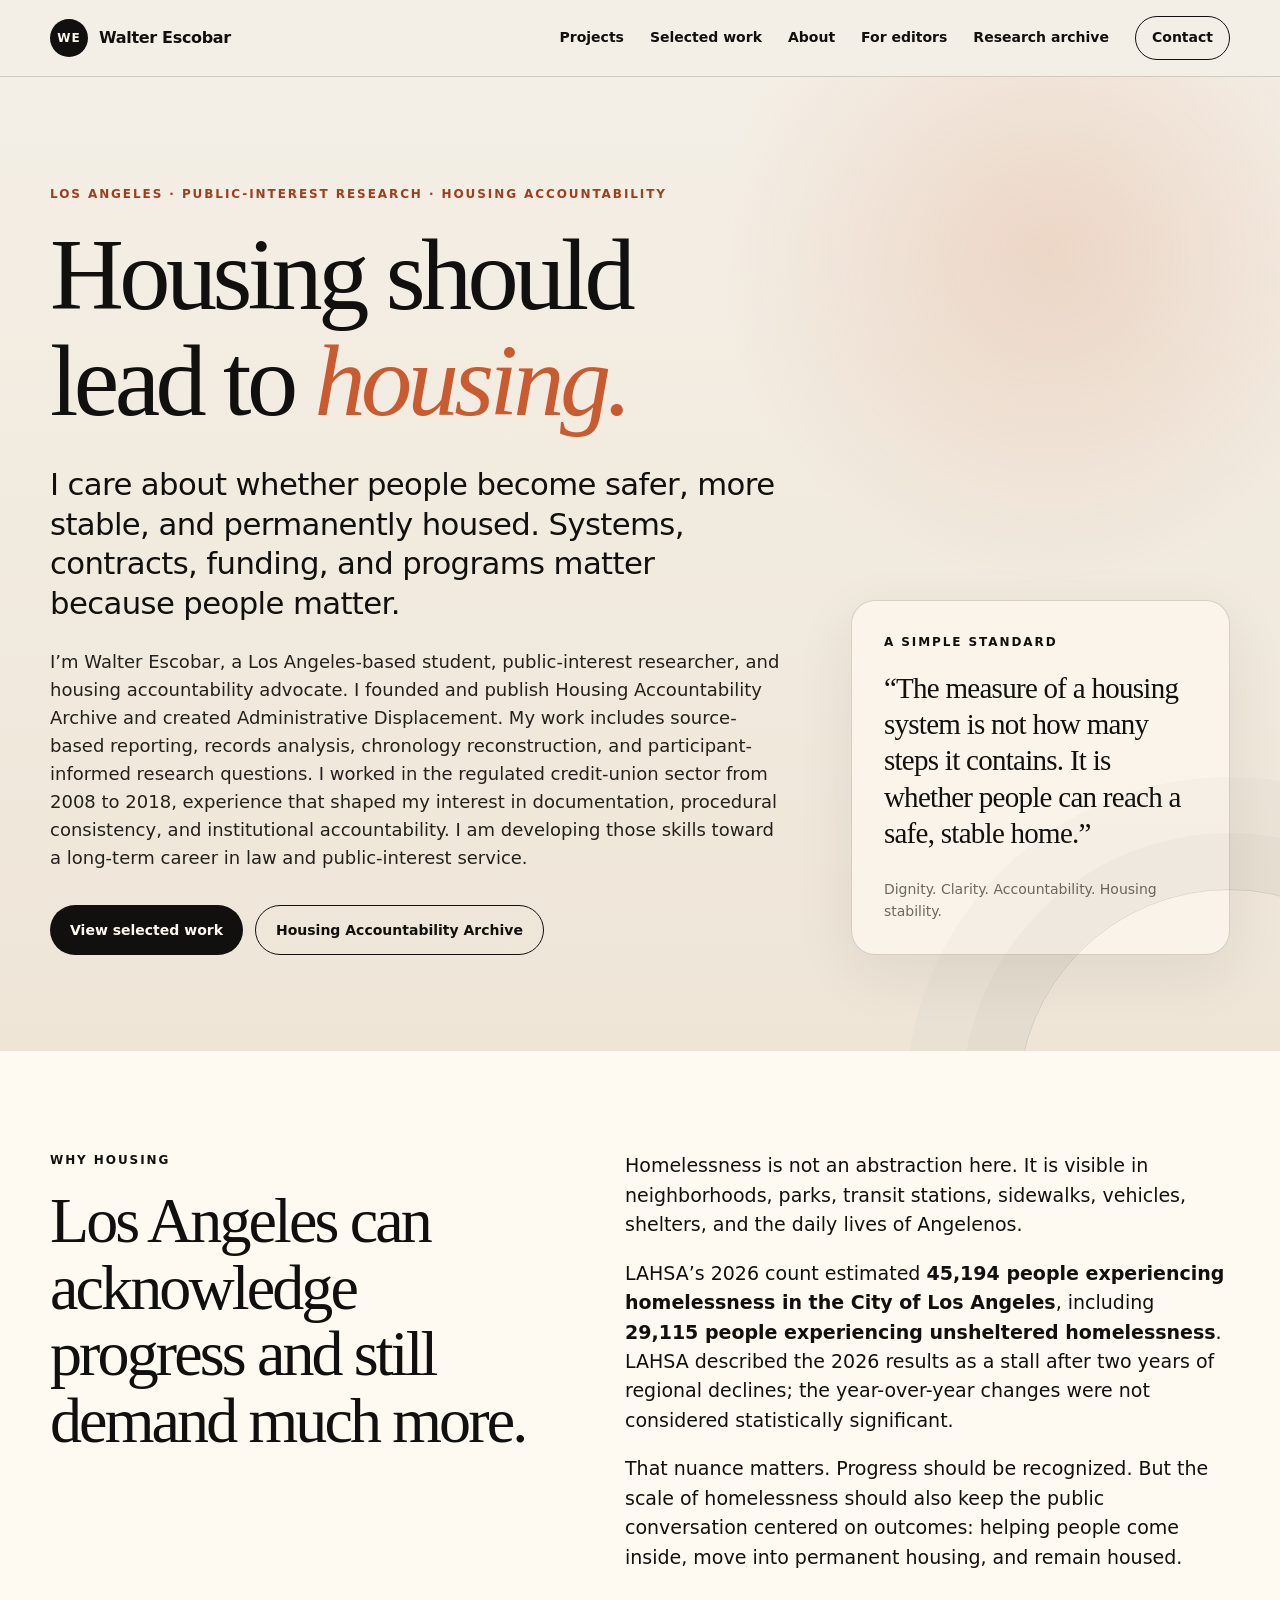
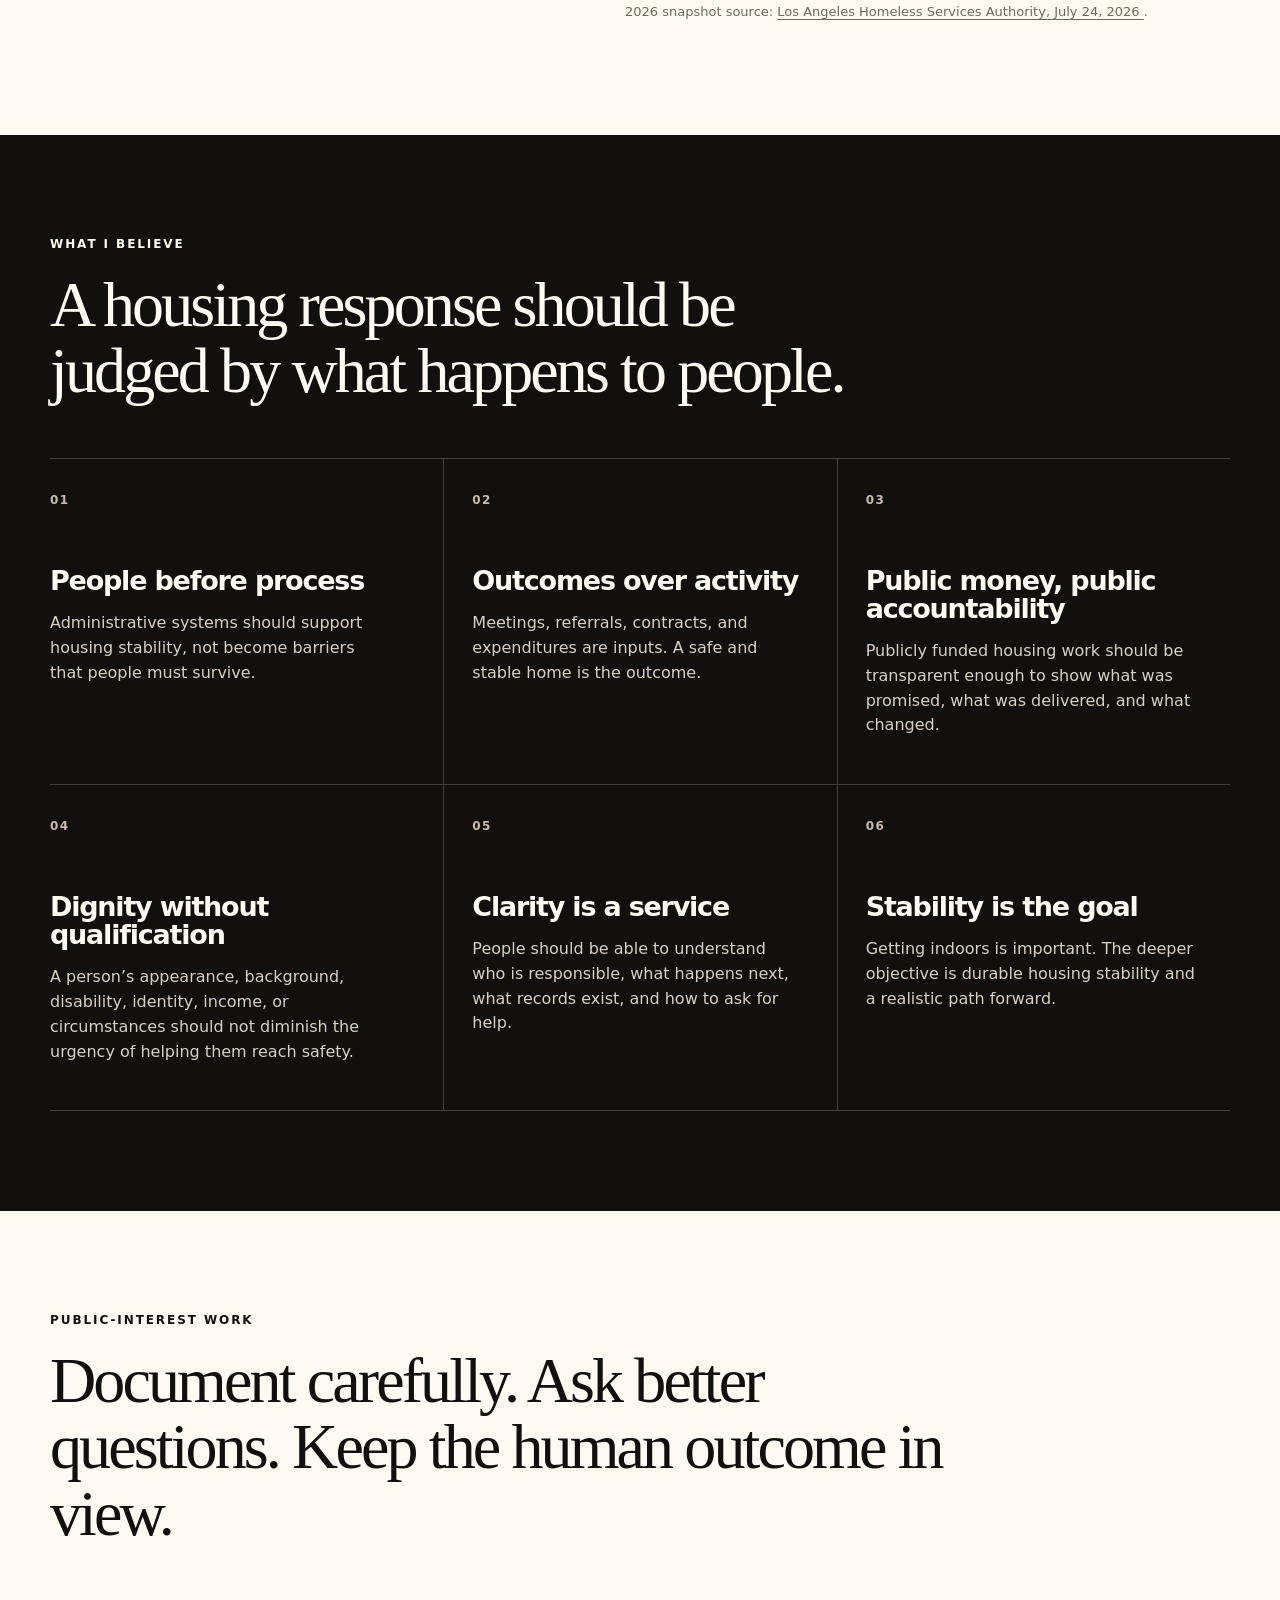
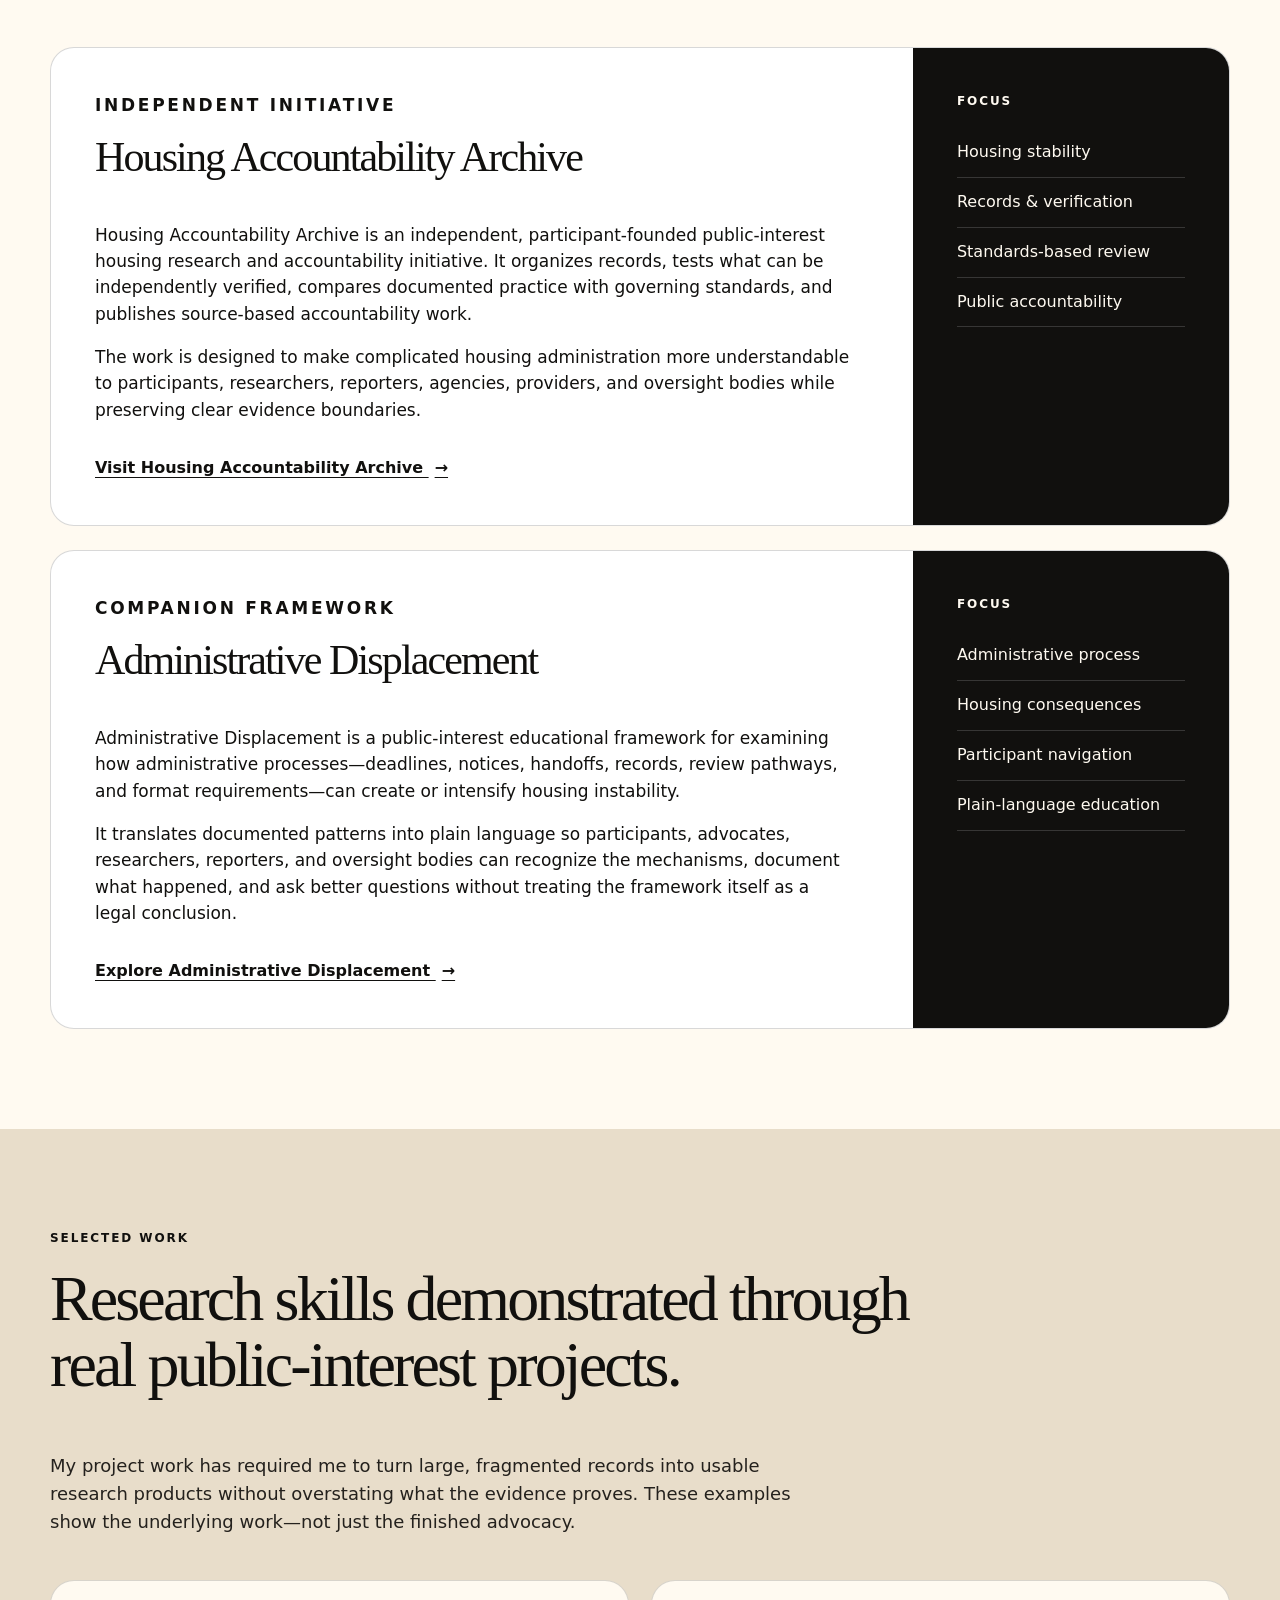
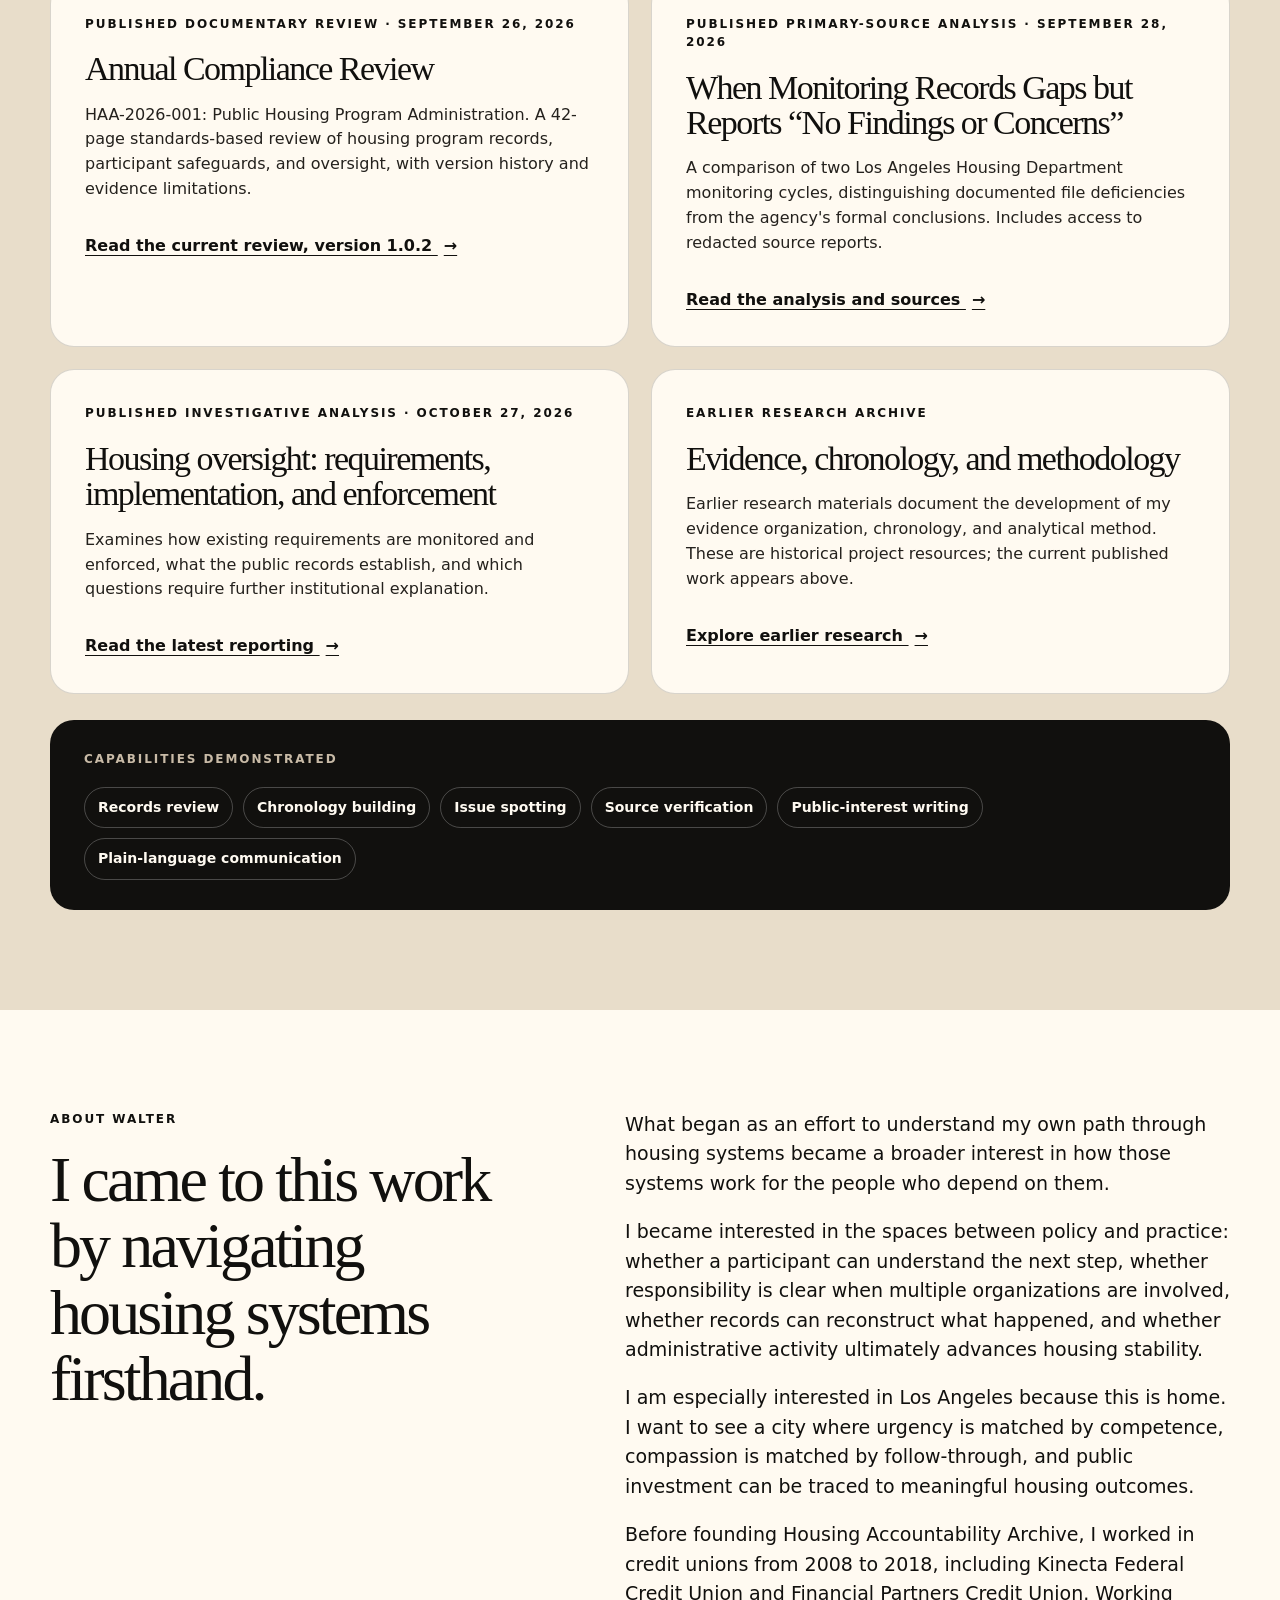
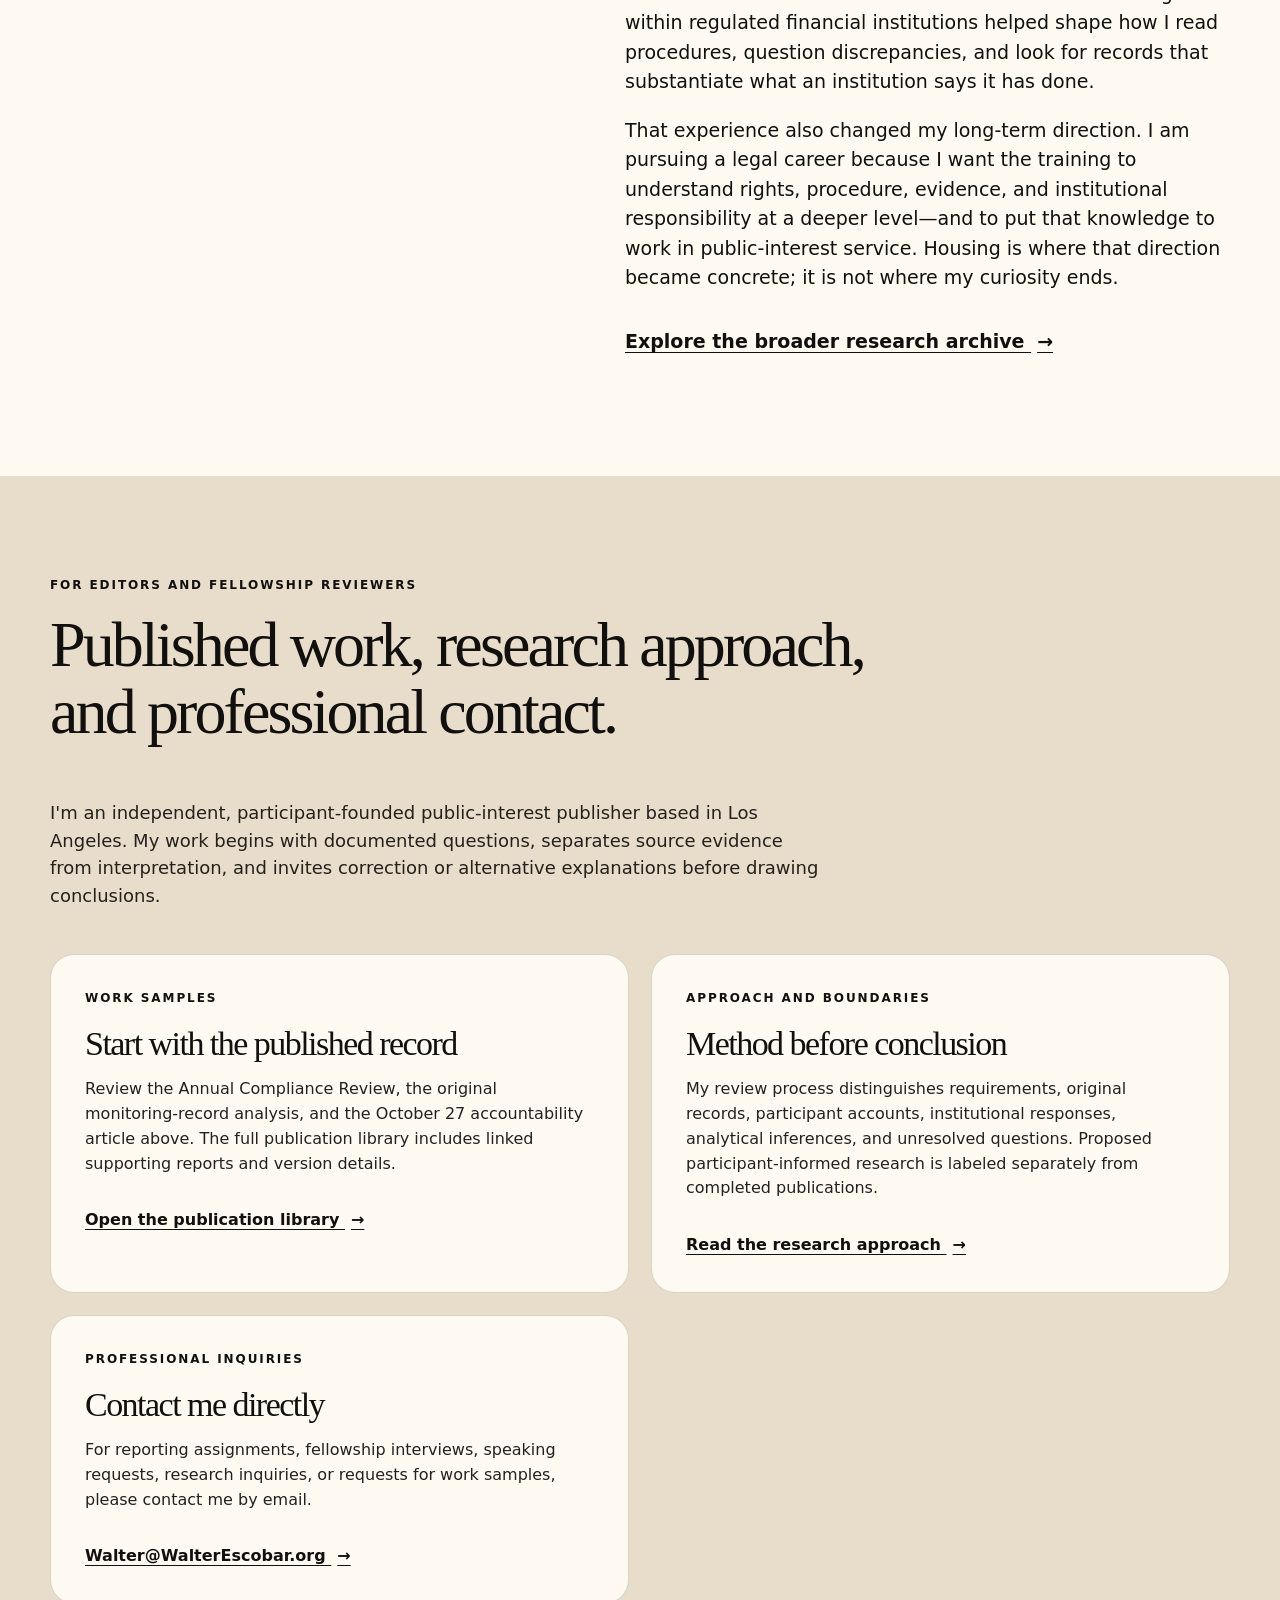
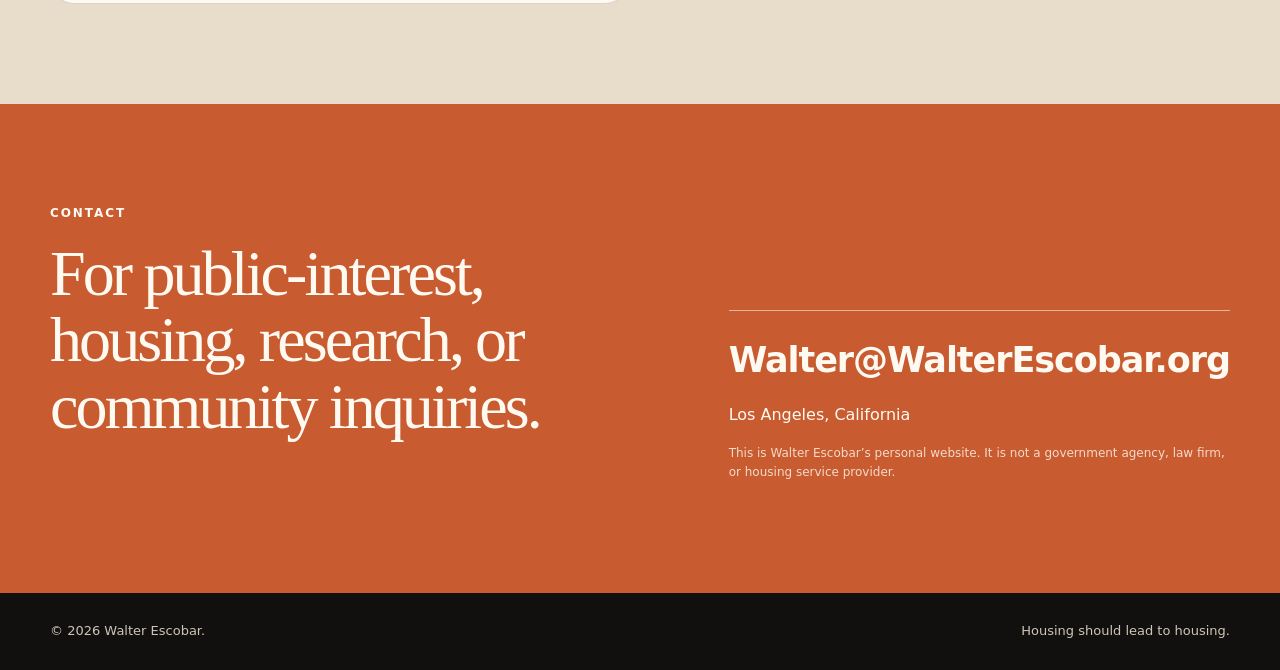
<file: index.html>
<!doctype html>
<html lang="en">
<head>
  <meta charset="utf-8">
  <meta name="viewport" content="width=device-width, initial-scale=1">
  <title>Walter Escobar | Public-Interest Research & Housing Accountability</title>
  <meta name="description" content="Walter Escobar is a Los Angeles-based student, public-interest researcher, housing accountability advocate, founder and publisher of Housing Accountability Archive, and creator of Administrative Displacement.">
  <meta name="theme-color" content="#11100e">
  <link rel="canonical" href="https://walterescobar.org/">

  <meta property="og:type" content="website">
  <meta property="og:title" content="Walter Escobar | Public-Interest Research & Housing Accountability">
  <meta property="og:description" content="Public-interest research, records analysis, housing accountability, and participant-centered systems work by Walter Escobar in Los Angeles.">
  <meta property="og:url" content="https://walterescobar.org/">

  <link rel="stylesheet" href="styles.css">
</head>
<body>
  <a class="skip-link" href="#main">Skip to content</a>

  <header class="site-header">
    <div class="shell nav-wrap">
      <a class="brand" href="#top" aria-label="Walter Escobar home">
        <span class="brand-mark">WE</span>
        <span class="brand-text">Walter Escobar</span>
      </a>
      <button class="nav-toggle" aria-expanded="false" aria-controls="nav">Menu</button>
      <nav id="nav" class="nav" aria-label="Primary navigation">
        <a href="#work">Projects</a>
        <a href="#selected-work">Selected work</a>
        <a href="#about">About</a>
        <a href="#editors">For editors</a>
        <a href="initiatives.html">Research archive</a>
        <a class="nav-contact" href="mailto:Walter@WalterEscobar.org">Contact</a>
      </nav>
    </div>
  </header>

  <main id="main">
    <section id="top" class="hero">
      <div class="shell hero-grid">
        <div class="hero-copy">
          <p class="eyebrow">Los Angeles · Public-Interest Research · Housing Accountability</p>
          <h1>Housing should lead to <em>housing.</em></h1>
          <p class="lede">
            I care about whether people become safer, more stable, and permanently housed.
            Systems, contracts, funding, and programs matter because people matter.
          </p>
          <p class="hero-sub">
            I’m Walter Escobar, a Los Angeles-based student, public-interest researcher, and housing accountability advocate.
            I founded and publish Housing Accountability Archive and created Administrative Displacement. My work includes
            source-based reporting, records analysis, chronology reconstruction, and participant-informed research questions.
            I worked in the regulated credit-union sector from 2008 to 2018, experience that shaped my interest in
            documentation, procedural consistency, and institutional accountability. I am developing those skills
            toward a long-term career in law and public-interest service.
          </p>
          <div class="hero-actions">
            <a class="button primary" href="#selected-work">View selected work</a>
            <a class="button secondary" href="https://www.housingaccountabilityarchive.org/" rel="noopener">Housing Accountability Archive</a>
          </div>
        </div>

        <aside class="hero-card" aria-label="Statement of purpose">
          <p class="card-kicker">A simple standard</p>
          <blockquote>
            “The measure of a housing system is not how many steps it contains. It is whether people can reach a safe, stable home.”
          </blockquote>
          <p class="card-note">Dignity. Clarity. Accountability. Housing stability.</p>
        </aside>
      </div>
    </section>

    <section id="why" class="section section-light">
      <div class="shell split">
        <div>
          <p class="section-label">Why housing</p>
          <h2>Los Angeles can acknowledge progress and still demand much more.</h2>
        </div>
        <div class="prose">
          <p>
            Homelessness is not an abstraction here. It is visible in neighborhoods, parks, transit stations,
            sidewalks, vehicles, shelters, and the daily lives of Angelenos.
          </p>
          <p>
            LAHSA’s 2026 count estimated <strong>45,194 people experiencing homelessness in the City of Los Angeles</strong>,
            including <strong>29,115 people experiencing unsheltered homelessness</strong>. LAHSA described the 2026 results
            as a stall after two years of regional declines; the year-over-year changes were not considered statistically significant.
          </p>
          <p>
            That nuance matters. Progress should be recognized. But the scale of homelessness should also keep the public conversation
            centered on outcomes: helping people come inside, move into permanent housing, and remain housed.
          </p>
          <p class="source-note">
            2026 snapshot source:
            <a href="https://www.lahsa.org/news/News/News?article=1079-2026-homeless-count-reveals-bottleneck-stymied-progress" rel="noopener">
              Los Angeles Homeless Services Authority, July 24, 2026
            </a>.
          </p>
        </div>
      </div>
    </section>

    <section id="principles" class="section section-dark">
      <div class="shell">
        <p class="section-label">What I believe</p>
        <h2 class="principles-title">A housing response should be judged by what happens to people.</h2>
        <div class="principles-grid">
          <article>
            <span>01</span>
            <h3>People before process</h3>
            <p>Administrative systems should support housing stability, not become barriers that people must survive.</p>
          </article>
          <article>
            <span>02</span>
            <h3>Outcomes over activity</h3>
            <p>Meetings, referrals, contracts, and expenditures are inputs. A safe and stable home is the outcome.</p>
          </article>
          <article>
            <span>03</span>
            <h3>Public money, public accountability</h3>
            <p>Publicly funded housing work should be transparent enough to show what was promised, what was delivered, and what changed.</p>
          </article>
          <article>
            <span>04</span>
            <h3>Dignity without qualification</h3>
            <p>A person’s appearance, background, disability, identity, income, or circumstances should not diminish the urgency of helping them reach safety.</p>
          </article>
          <article>
            <span>05</span>
            <h3>Clarity is a service</h3>
            <p>People should be able to understand who is responsible, what happens next, what records exist, and how to ask for help.</p>
          </article>
          <article>
            <span>06</span>
            <h3>Stability is the goal</h3>
            <p>Getting indoors is important. The deeper objective is durable housing stability and a realistic path forward.</p>
          </article>
        </div>
      </div>
    </section>

    <section id="work" class="section section-light">
      <div class="shell">
        <div class="section-heading-row">
          <div>
            <p class="section-label">Public-interest work</p>
            <h2>Document carefully. Ask better questions. Keep the human outcome in view.</h2>
          </div>
        </div>

        <div class="work-card">
          <div class="work-card-copy">
            <p class="work-tag">Independent initiative</p>
            <h3>Housing Accountability Archive</h3>
            <p>
              Housing Accountability Archive is an independent, participant-founded public-interest housing research
              and accountability initiative. It organizes records, tests what can be independently verified, compares
              documented practice with governing standards, and publishes source-based accountability work.
            </p>
            <p>
              The work is designed to make complicated housing administration more understandable to participants,
              researchers, reporters, agencies, providers, and oversight bodies while preserving clear evidence boundaries.
            </p>
            <a class="text-link" href="https://www.housingaccountabilityarchive.org/" rel="noopener">
              Visit Housing Accountability Archive <span aria-hidden="true">→</span>
            </a>
          </div>
          <div class="work-card-aside">
            <p class="mini-label">Focus</p>
            <p>Housing stability</p>
            <p>Records & verification</p>
            <p>Standards-based review</p>
            <p>Public accountability</p>
          </div>
        </div>

        <div class="work-card">
          <div class="work-card-copy">
            <p class="work-tag">Companion framework</p>
            <h3>Administrative Displacement</h3>
            <p>
              Administrative Displacement is a public-interest educational framework for examining how administrative
              processes—deadlines, notices, handoffs, records, review pathways, and format requirements—can create or
              intensify housing instability.
            </p>
            <p>
              It translates documented patterns into plain language so participants, advocates, researchers, reporters,
              and oversight bodies can recognize the mechanisms, document what happened, and ask better questions without
              treating the framework itself as a legal conclusion.
            </p>
            <a class="text-link" href="https://administrativedisplacement.org/" rel="noopener">
              Explore Administrative Displacement <span aria-hidden="true">→</span>
            </a>
          </div>
          <div class="work-card-aside">
            <p class="mini-label">Focus</p>
            <p>Administrative process</p>
            <p>Housing consequences</p>
            <p>Participant navigation</p>
            <p>Plain-language education</p>
          </div>
        </div>
      </div>
    </section>


    <section id="selected-work" class="section section-warm">
      <div class="shell">
        <div class="section-heading-row">
          <div>
            <p class="section-label">Selected work</p>
            <h2>Research skills demonstrated through real public-interest projects.</h2>
            <p class="portfolio-intro">
              My project work has required me to turn large, fragmented records into usable research products without
              overstating what the evidence proves. These examples show the underlying work—not just the finished advocacy.
            </p>
          </div>
        </div>

        <div class="portfolio-grid">
          <article class="portfolio-card">
            <p class="work-tag">Published documentary review · September 26, 2026</p>
            <h3>Annual Compliance Review</h3>
            <p>HAA-2026-001: Public Housing Program Administration. A 42-page standards-based review of housing program records, participant safeguards, and oversight, with version history and evidence limitations.</p>
            <a class="text-link" href="https://housingaccountabilityarchive.org/current-review.html">Read the current review, version 1.0.2 <span aria-hidden="true">→</span></a>
          </article>
          <article class="portfolio-card">
            <p class="work-tag">Published primary-source analysis · September 28, 2026</p>
            <h3>When Monitoring Records Gaps but Reports “No Findings or Concerns”</h3>
            <p>A comparison of two Los Angeles Housing Department monitoring cycles, distinguishing documented file deficiencies from the agency's formal conclusions. Includes access to redacted source reports.</p>
            <a class="text-link" href="https://housingaccountabilityarchive.org/lahd-monitoring-no-concerns.html">Read the analysis and sources <span aria-hidden="true">→</span></a>
          </article>
          <article class="portfolio-card">
            <p class="work-tag">Published investigative analysis · October 27, 2026</p>
            <h3>Housing oversight: requirements, implementation, and enforcement</h3>
            <p>Examines how existing requirements are monitored and enforced, what the public records establish, and which questions require further institutional explanation.</p>
            <a class="text-link" href="https://housingaccountabilityarchive.org/housing-oversight-requirements-implementation-enforcement.html">Read the latest reporting <span aria-hidden="true">→</span></a>
          </article>
          <article class="portfolio-card">
            <p class="work-tag">Earlier research archive</p>
            <h3>Evidence, chronology, and methodology</h3>
            <p>Earlier research materials document the development of my evidence organization, chronology, and analytical method. These are historical project resources; the current published work appears above.</p>
            <a class="text-link" href="initiatives.html">Explore earlier research <span aria-hidden="true">→</span></a>
          </article>
        </div>

        <div class="capability-strip" aria-label="Capabilities demonstrated">
          <p class="mini-label">Capabilities demonstrated</p>
          <div class="capability-list">
            <span>Records review</span><span>Chronology building</span><span>Issue spotting</span><span>Source verification</span><span>Public-interest writing</span><span>Plain-language communication</span>
          </div>
        </div>
      </div>
    </section>

    <section id="about" class="section section-light">
      <div class="shell split">
        <div>
          <p class="section-label">About Walter</p>
          <h2>I came to this work by navigating housing systems firsthand.</h2>
        </div>
        <div class="prose">
          <p>
            What began as an effort to understand my own path through housing systems became a broader interest in how those
            systems work for the people who depend on them.
          </p>
          <p>
            I became interested in the spaces between policy and practice: whether a participant can understand the next step,
            whether responsibility is clear when multiple organizations are involved, whether records can reconstruct what happened,
            and whether administrative activity ultimately advances housing stability.
          </p>
          <p>
            I am especially interested in Los Angeles because this is home. I want to see a city where urgency is matched by
            competence, compassion is matched by follow-through, and public investment can be traced to meaningful housing outcomes.
          </p>
          <p>
            Before founding Housing Accountability Archive, I worked in credit unions from 2008 to 2018,
            including Kinecta Federal Credit Union and Financial Partners Credit Union. Working within
            regulated financial institutions helped shape how I read procedures, question discrepancies,
            and look for records that substantiate what an institution says it has done.
          </p>
          <p>
            That experience also changed my long-term direction. I am pursuing a legal career because I want the training to
            understand rights, procedure, evidence, and institutional responsibility at a deeper level—and to put that knowledge
            to work in public-interest service. Housing is where that direction became concrete; it is not where my curiosity ends.
          </p>
          <p><a class="text-link" href="initiatives.html">Explore the broader research archive <span aria-hidden="true">→</span></a></p>
        </div>
      </div>
    </section>

    <section id="editors" class="section section-warm">
      <div class="shell">
        <div class="section-heading-row"><div>
          <p class="section-label">For editors and fellowship reviewers</p>
          <h2>Published work, research approach, and professional contact.</h2>
          <p class="portfolio-intro">I'm an independent, participant-founded public-interest publisher based in Los Angeles. My work begins with documented questions, separates source evidence from interpretation, and invites correction or alternative explanations before drawing conclusions.</p>
        </div></div>
        <div class="portfolio-grid">
          <article class="portfolio-card"><p class="work-tag">Work samples</p><h3>Start with the published record</h3><p>Review the Annual Compliance Review, the original monitoring-record analysis, and the October 27 accountability article above. The full publication library includes linked supporting reports and version details.</p><a class="text-link" href="https://housingaccountabilityarchive.org/publications.html">Open the publication library <span aria-hidden="true">→</span></a></article>
          <article class="portfolio-card"><p class="work-tag">Approach and boundaries</p><h3>Method before conclusion</h3><p>My review process distinguishes requirements, original records, participant accounts, institutional responses, analytical inferences, and unresolved questions. Proposed participant-informed research is labeled separately from completed publications.</p><a class="text-link" href="https://housingaccountabilityarchive.org/about.html">Read the research approach <span aria-hidden="true">→</span></a></article>
          <article class="portfolio-card"><p class="work-tag">Professional inquiries</p><h3>Contact me directly</h3><p>For reporting assignments, fellowship interviews, speaking requests, research inquiries, or requests for work samples, please contact me by email.</p><a class="text-link" href="mailto:Walter@WalterEscobar.org?subject=Editorial%20or%20Fellowship%20Inquiry">Walter@WalterEscobar.org <span aria-hidden="true">→</span></a></article>
        </div>
      </div>
    </section>

    <section class="section contact-section">
      <div class="shell contact-grid">
        <div>
          <p class="section-label">Contact</p>
          <h2>For public-interest, housing, research, or community inquiries.</h2>
        </div>
        <div class="contact-box">
          <a class="email-link" href="mailto:Walter@WalterEscobar.org">Walter@WalterEscobar.org</a>
          <p>Los Angeles, California</p>
          <p class="small">
            This is Walter Escobar’s personal website. It is not a government agency, law firm, or housing service provider.
          </p>
        </div>
      </div>
    </section>
  </main>

  <footer class="site-footer">
    <div class="shell footer-wrap">
      <p>© <span id="year"></span> Walter Escobar.</p>
      <p>Housing should lead to housing.</p>
    </div>
  </footer>

  <script src="script.js"></script>
</body>
</html>
</file>
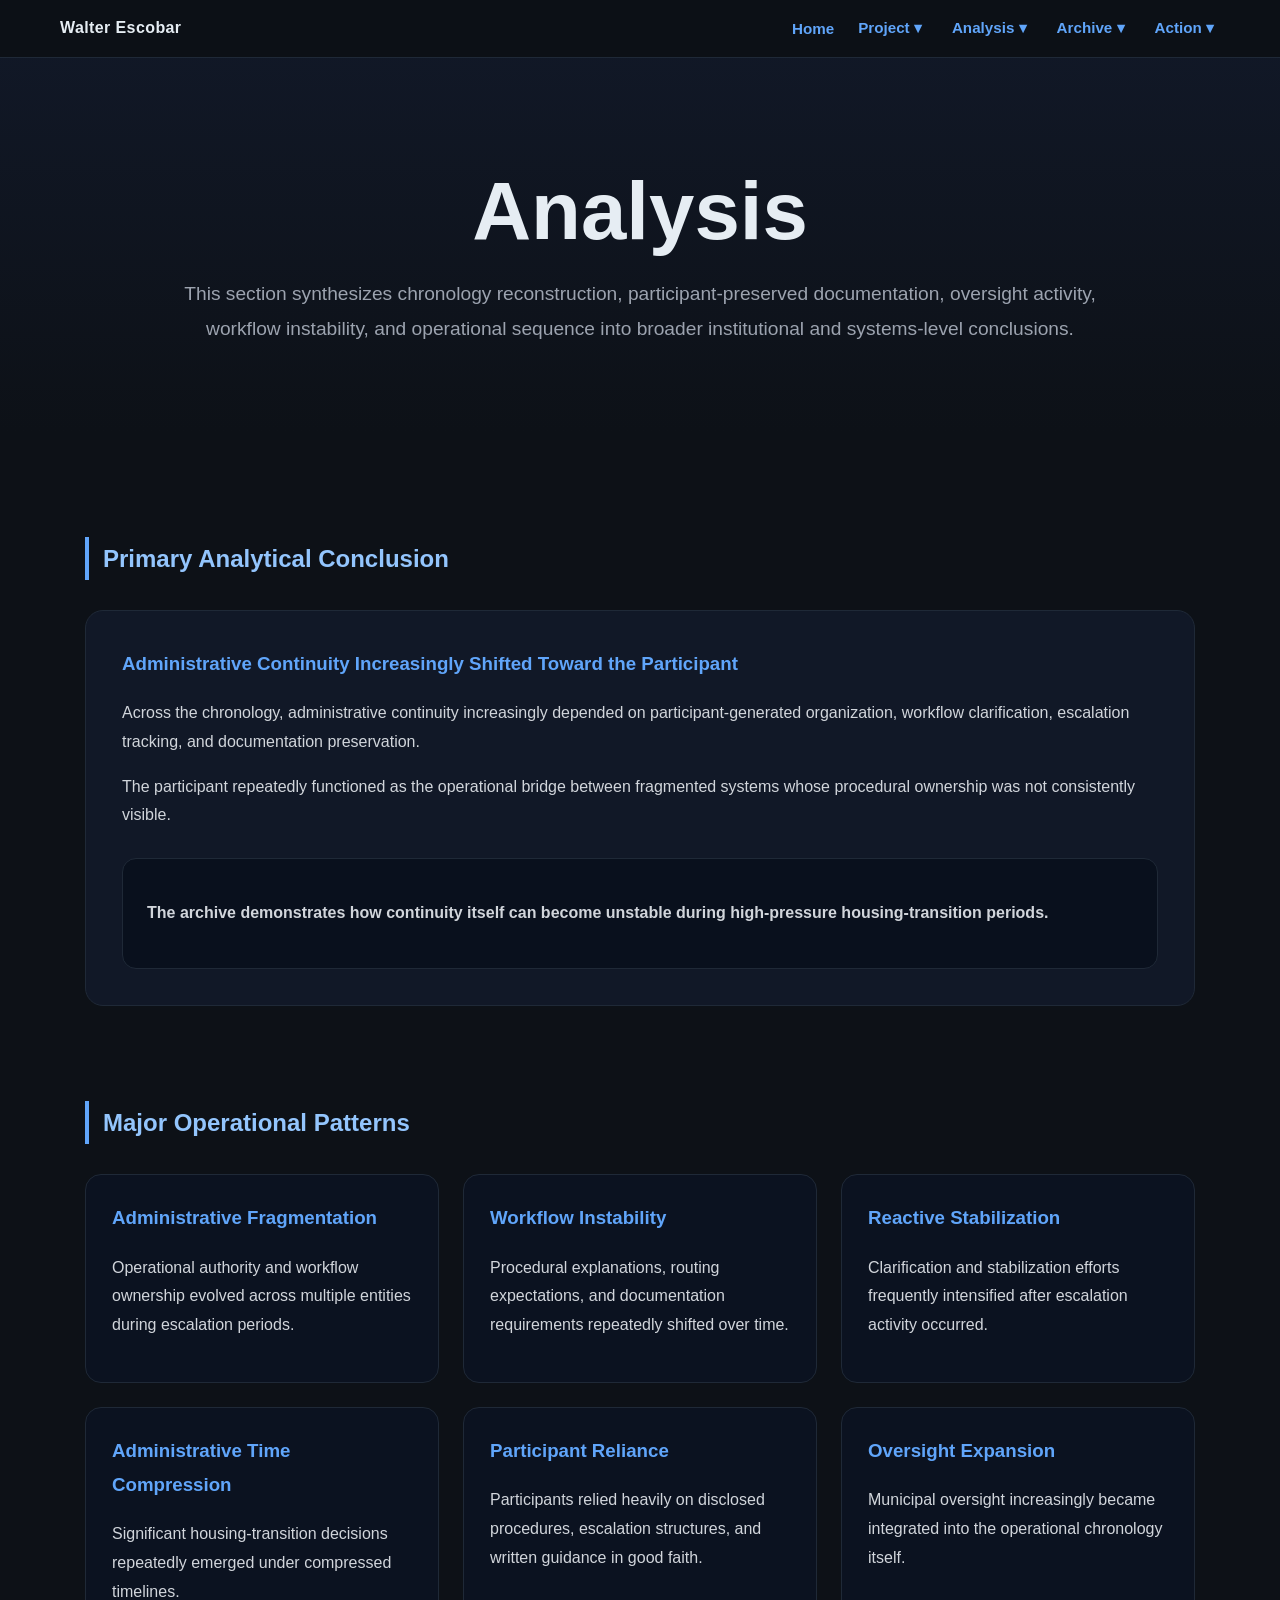
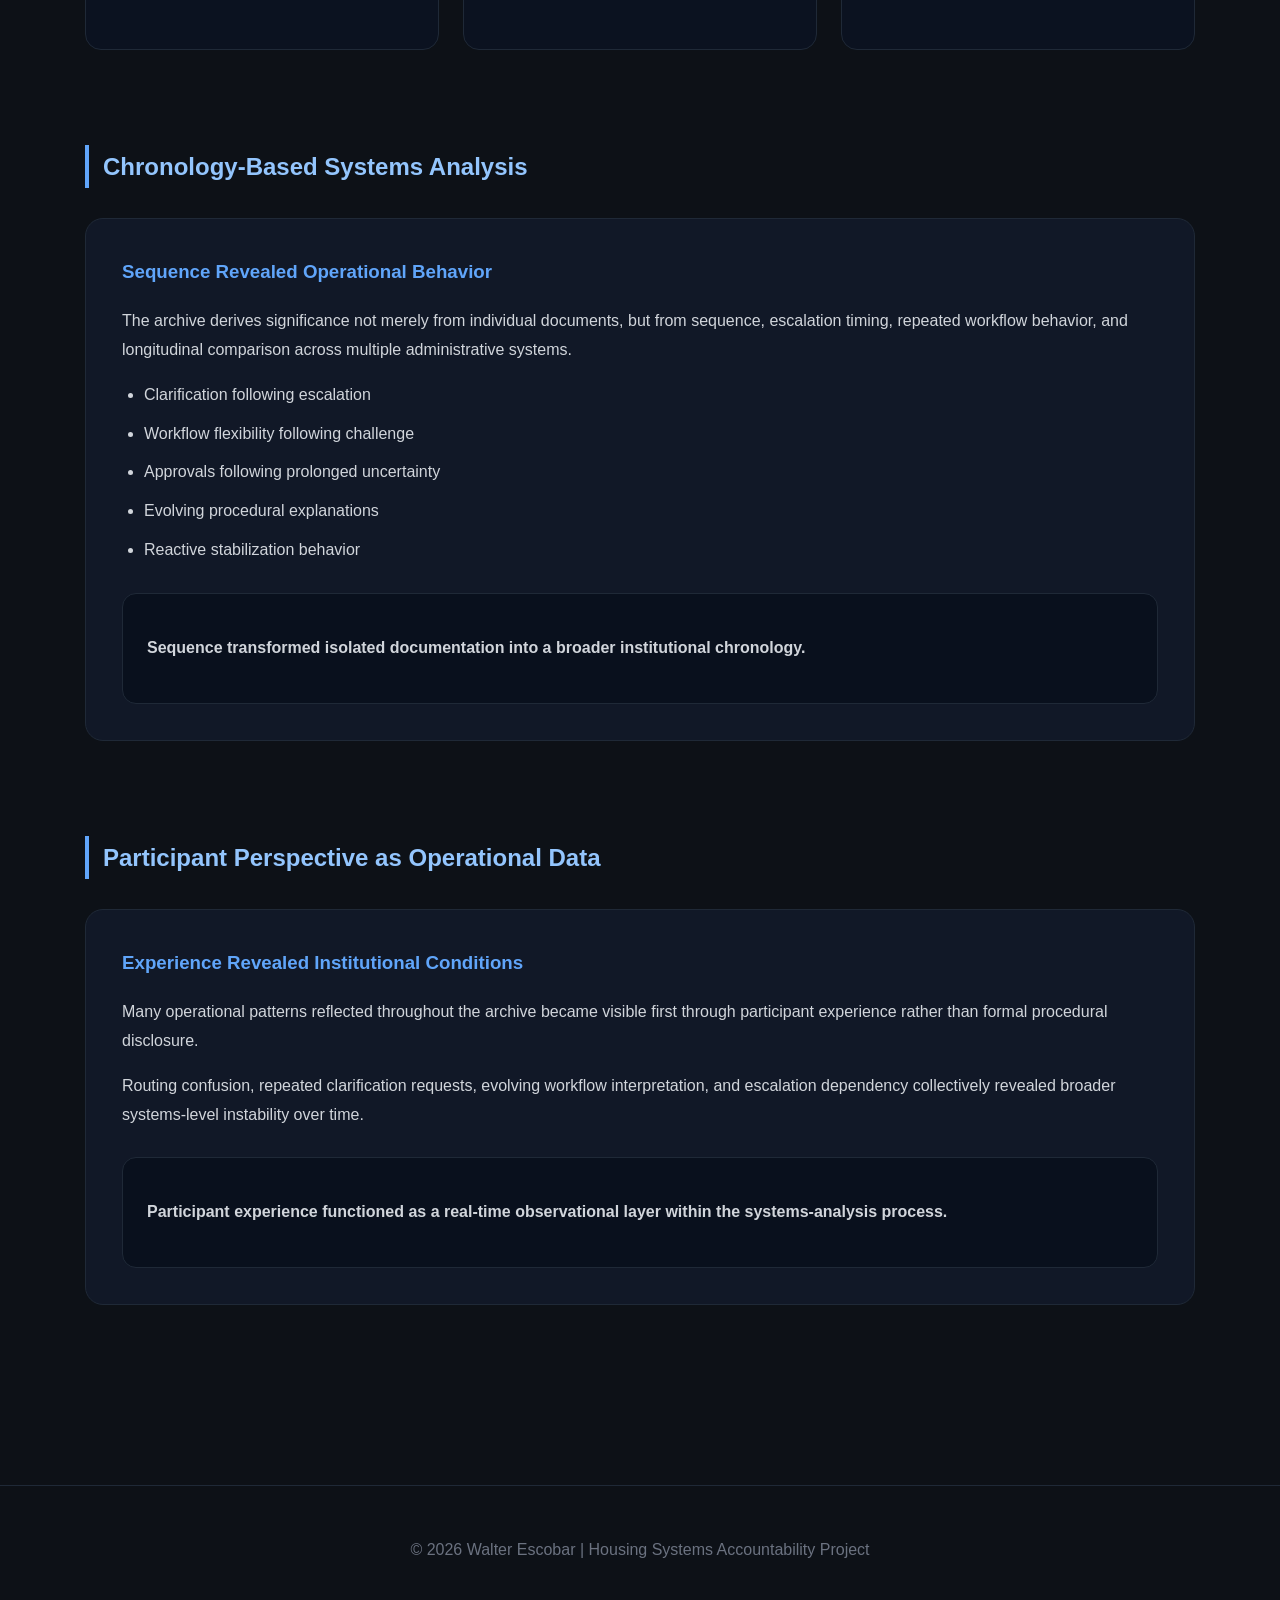
<file: analysis.html>
<!DOCTYPE html>
<html lang="en">
<head>
<meta charset="UTF-8" />
<meta name="viewport" content="width=device-width, initial-scale=1.0"/>

<title>Analysis | Walter Escobar</title>

<style>
:root{
  --bg:#0d1117;
  --panel:#111827;
  --panel2:#0b1220;
  --text:#e6edf3;
  --muted:#9ca3af;
  --soft:#d1d5db;
  --blue:#60a5fa;
  --blue2:#93c5fd;
  --line:#1f2937;
}

*{
  box-sizing:border-box;
}

html{
  scroll-behavior:smooth;
}

body{
  margin:0;
  background:var(--bg);
  color:var(--text);
  font-family:Arial,sans-serif;
  line-height:1.8;
}

nav{
  position:sticky;
  top:0;
  z-index:999;
  background:rgba(13,17,23,.96);
  backdrop-filter:blur(10px);
  border-bottom:1px solid var(--line);
}

.nav-wrap{
  max-width:1200px;
  margin:auto;
  padding:14px 20px;
  display:flex;
  justify-content:space-between;
  align-items:center;
}

.logo{
  color:var(--text);
  text-decoration:none;
  font-weight:bold;
  letter-spacing:.4px;
}

.menu{
  display:flex;
  gap:18px;
  align-items:center;
}

.menu a,
.dropbtn{
  color:var(--blue);
  text-decoration:none;
  font-weight:bold;
  background:none;
  border:none;
  cursor:pointer;
  font-size:.95rem;
}

.menu a:hover,
.dropbtn:hover{
  color:var(--blue2);
}

.dropdown{
  position:relative;
}

.dropdown-content{
  display:none;
  position:absolute;
  top:100%;
  left:0;
  min-width:240px;
  background:var(--panel);
  border:1px solid var(--line);
  border-radius:12px;
  padding:10px 0;
  box-shadow:0 18px 35px rgba(0,0,0,.35);
}

.dropdown-content a{
  display:block;
  padding:10px 16px;
  color:var(--soft);
}

.dropdown-content a:hover{
  background:var(--panel2);
  color:var(--blue2);
}

.dropdown:hover .dropdown-content{
  display:block;
}

.menu-toggle{
  display:none;
}

.menu-icon{
  display:none;
  font-size:1.6rem;
  color:var(--blue);
  cursor:pointer;
}

.hero{
  padding:110px 20px 85px;
  text-align:center;
  background:
  linear-gradient(to bottom, rgba(17,24,39,.96), rgba(13,17,23,1));
}

.hero h1{
  font-size:clamp(2.8rem,7vw,5.1rem);
  margin:0 0 24px;
  line-height:1.05;
}

.hero p{
  max-width:980px;
  margin:auto;
  color:var(--muted);
  font-size:1.2rem;
}

.container{
  max-width:1150px;
  margin:auto;
  padding:85px 20px;
}

.section{
  margin-bottom:95px;
}

.section h2{
  color:var(--blue2);
  border-left:4px solid var(--blue);
  padding-left:14px;
  margin-bottom:30px;
}

.card{
  background:var(--panel);
  border:1px solid var(--line);
  border-radius:18px;
  padding:36px;
}

.card h3{
  margin-top:0;
  color:var(--blue);
}

.card p,
.card li{
  color:var(--soft);
}

ul{
  padding-left:22px;
}

li{
  margin-bottom:10px;
}

.grid{
  display:grid;
  grid-template-columns:repeat(auto-fit,minmax(280px,1fr));
  gap:24px;
}

.grid-card{
  background:var(--panel2);
  border:1px solid var(--line);
  border-radius:16px;
  padding:26px;
}

.grid-card h3{
  margin-top:0;
  color:var(--blue);
}

.grid-card p{
  color:var(--soft);
}

.statement{
  margin-top:28px;
  background:#09101d;
  border:1px solid var(--line);
  border-radius:14px;
  padding:24px;
}

.highlight{
  color:var(--blue2);
  font-weight:bold;
}

footer{
  text-align:center;
  padding:50px 20px;
  border-top:1px solid var(--line);
  color:#6b7280;
}

@media(max-width:800px){

  .nav-wrap{
    flex-wrap:wrap;
  }

  .menu-icon{
    display:block;
  }

  .menu{
    display:none;
    width:100%;
    flex-direction:column;
    align-items:flex-start;
    padding-top:16px;
  }

  .menu-toggle:checked ~ .menu{
    display:flex;
  }

  .dropdown{
    width:100%;
  }

  .dropbtn{
    padding:8px 0;
  }

  .dropdown-content{
    position:static;
    display:block;
    border:none;
    box-shadow:none;
    background:transparent;
    padding-left:14px;
  }

  .dropdown-content a{
    padding:8px 0;
  }

  .hero{
    padding:95px 20px 80px;
  }
}
</style>
</head>

<body>

<nav>

  <div class="nav-wrap">

    <a href="index.html" class="logo">
      Walter Escobar
    </a>

    <input type="checkbox" id="menu-toggle" class="menu-toggle">

    <label for="menu-toggle" class="menu-icon">
      ☰
    </label>

    <div class="menu">

      <a href="index.html">Home</a>

      <div class="dropdown">

        <button class="dropbtn">
          Project ▾
        </button>

        <div class="dropdown-content">
          <a href="casestudy.html">Case Study</a>
          <a href="participant-perspective.html">Participant Perspective</a>
          <a href="methodology.html">Methodology</a>
        </div>

      </div>

      <div class="dropdown">

        <button class="dropbtn">
          Analysis ▾
        </button>

        <div class="dropdown-content">
          <a href="executive-chronology.html">Executive Chronology</a>
          <a href="systems-themes.html">Systems Themes</a>
          <a href="documented-contradictions.html">Documented Contradictions</a>
          <a href="analysis.html">Analysis</a>
          <a href="key-findings.html">Key Findings</a>
        </div>

      </div>

      <div class="dropdown">

        <button class="dropbtn">
          Archive ▾
        </button>

        <div class="dropdown-content">
          <a href="timeline.html">Timeline</a>
          <a href="evidence.html">Evidence</a>
        </div>

      </div>

      <div class="dropdown">

        <button class="dropbtn">
          Action ▾
        </button>

        <div class="dropdown-content">
          <a href="initiatives.html">Initiatives</a>
          <a href="contact.html">Contact</a>
        </div>

      </div>

    </div>

  </div>

</nav>

<section class="hero">

  <h1>
    Analysis
  </h1>

  <p>
    This section synthesizes chronology reconstruction,
    participant-preserved documentation,
    oversight activity,
    workflow instability,
    and operational sequence into broader institutional and systems-level conclusions.
  </p>

</section>

<div class="container">

  <section class="section">

    <h2>Primary Analytical Conclusion</h2>

    <div class="card">

      <h3>Administrative Continuity Increasingly Shifted Toward the Participant</h3>

      <p>
        Across the chronology,
        administrative continuity increasingly depended on participant-generated organization,
        workflow clarification,
        escalation tracking,
        and documentation preservation.
      </p>

      <p>
        The participant repeatedly functioned as the operational bridge between fragmented systems whose procedural ownership was not consistently visible.
      </p>

      <div class="statement">

        <p class="highlight">
          The archive demonstrates how continuity itself can become unstable during high-pressure housing-transition periods.
        </p>

      </div>

    </div>

  </section>

  <section class="section">

    <h2>Major Operational Patterns</h2>

    <div class="grid">

      <div class="grid-card">

        <h3>Administrative Fragmentation</h3>

        <p>
          Operational authority and workflow ownership evolved across multiple entities during escalation periods.
        </p>

      </div>

      <div class="grid-card">

        <h3>Workflow Instability</h3>

        <p>
          Procedural explanations,
          routing expectations,
          and documentation requirements repeatedly shifted over time.
        </p>

      </div>

      <div class="grid-card">

        <h3>Reactive Stabilization</h3>

        <p>
          Clarification and stabilization efforts frequently intensified after escalation activity occurred.
        </p>

      </div>

      <div class="grid-card">

        <h3>Administrative Time Compression</h3>

        <p>
          Significant housing-transition decisions repeatedly emerged under compressed timelines.
        </p>

      </div>

      <div class="grid-card">

        <h3>Participant Reliance</h3>

        <p>
          Participants relied heavily on disclosed procedures,
          escalation structures,
          and written guidance in good faith.
        </p>

      </div>

      <div class="grid-card">

        <h3>Oversight Expansion</h3>

        <p>
          Municipal oversight increasingly became integrated into the operational chronology itself.
        </p>

      </div>

    </div>

  </section>

  <section class="section">

    <h2>Chronology-Based Systems Analysis</h2>

    <div class="card">

      <h3>Sequence Revealed Operational Behavior</h3>

      <p>
        The archive derives significance not merely from individual documents,
        but from sequence,
        escalation timing,
        repeated workflow behavior,
        and longitudinal comparison across multiple administrative systems.
      </p>

      <ul>
        <li>Clarification following escalation</li>
        <li>Workflow flexibility following challenge</li>
        <li>Approvals following prolonged uncertainty</li>
        <li>Evolving procedural explanations</li>
        <li>Reactive stabilization behavior</li>
      </ul>

      <div class="statement">

        <p class="highlight">
          Sequence transformed isolated documentation into a broader institutional chronology.
        </p>

      </div>

    </div>

  </section>

  <section class="section">

    <h2>Participant Perspective as Operational Data</h2>

    <div class="card">

      <h3>Experience Revealed Institutional Conditions</h3>

      <p>
        Many operational patterns reflected throughout the archive became visible first through participant experience rather than formal procedural disclosure.
      </p>

      <p>
        Routing confusion,
        repeated clarification requests,
        evolving workflow interpretation,
        and escalation dependency collectively revealed broader systems-level instability over time.
      </p>

      <div class="statement">

        <p class="highlight">
          Participant experience functioned as a real-time observational layer within the systems-analysis process.
        </p>

      </div>

    </div>

  </section>

</div>

<footer>
  © 2026 Walter Escobar | Housing Systems Accountability Project
</footer>

</body>
</html>
</file>
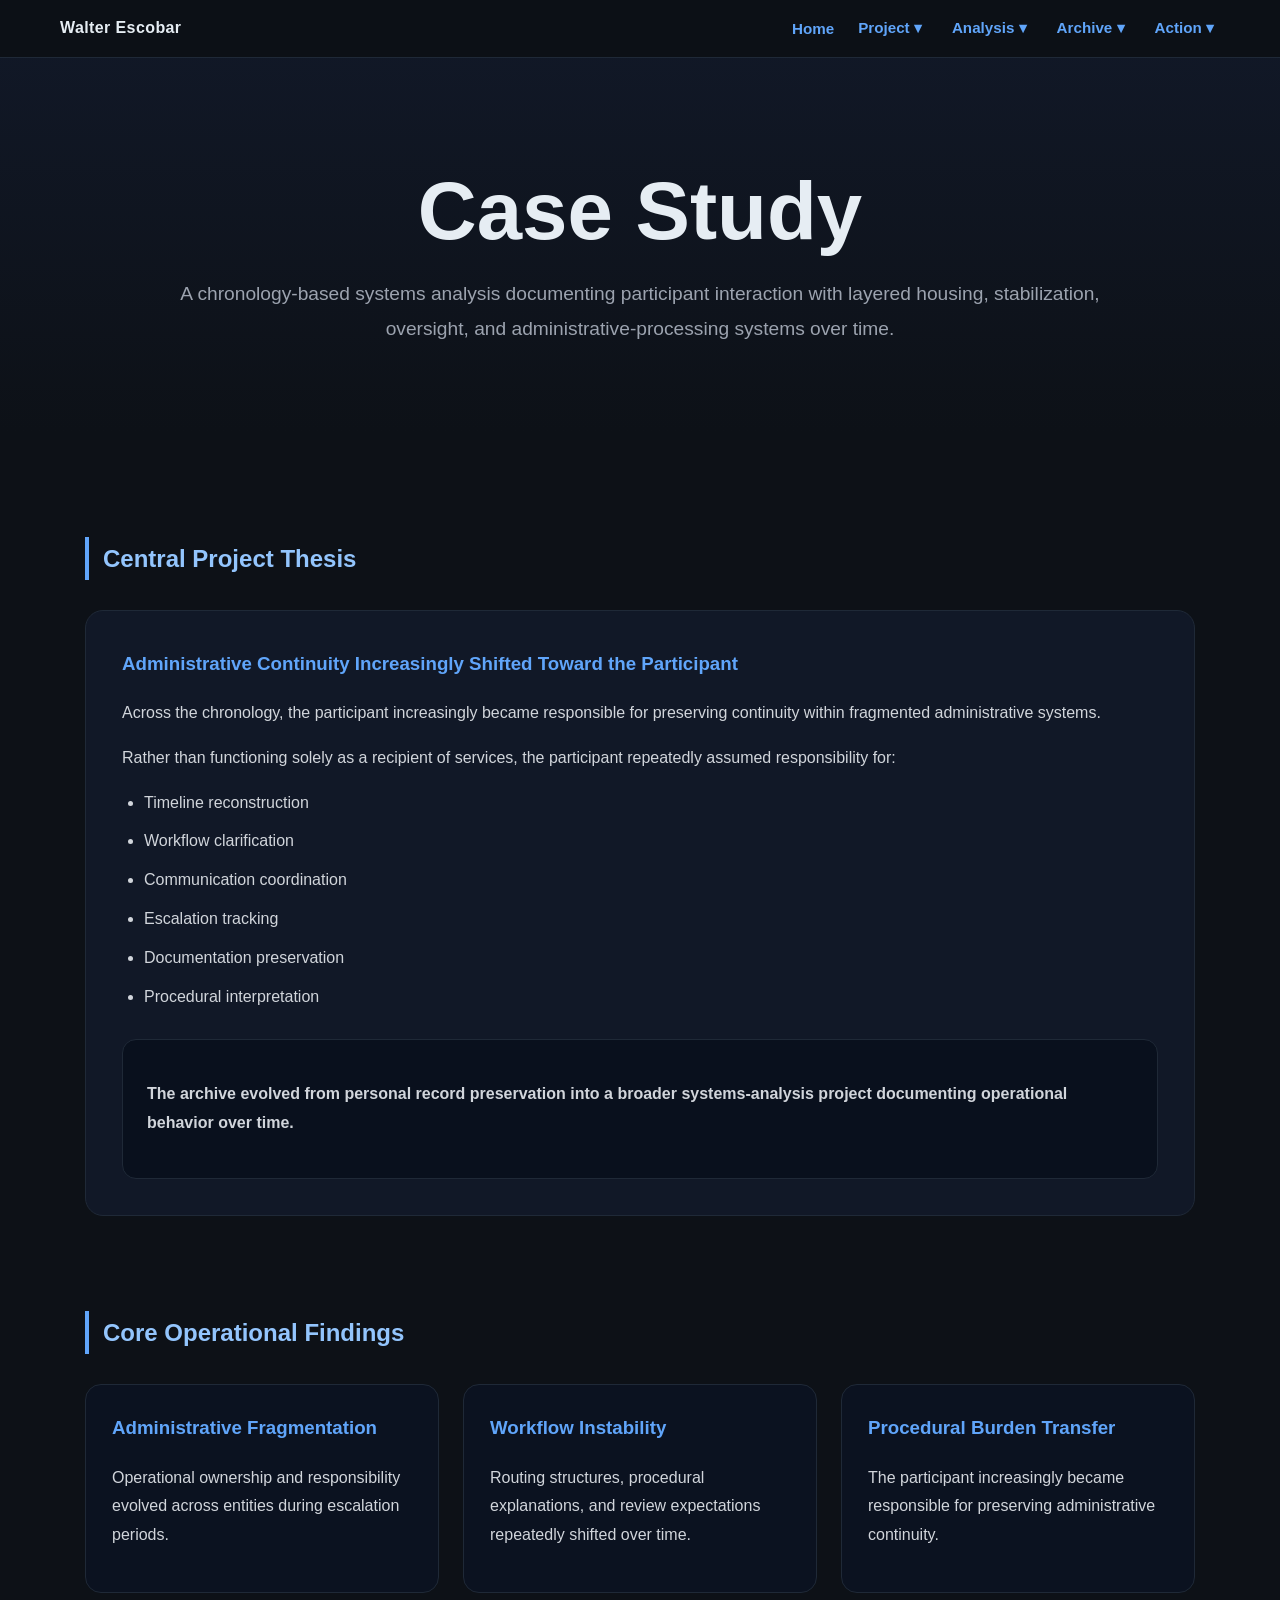
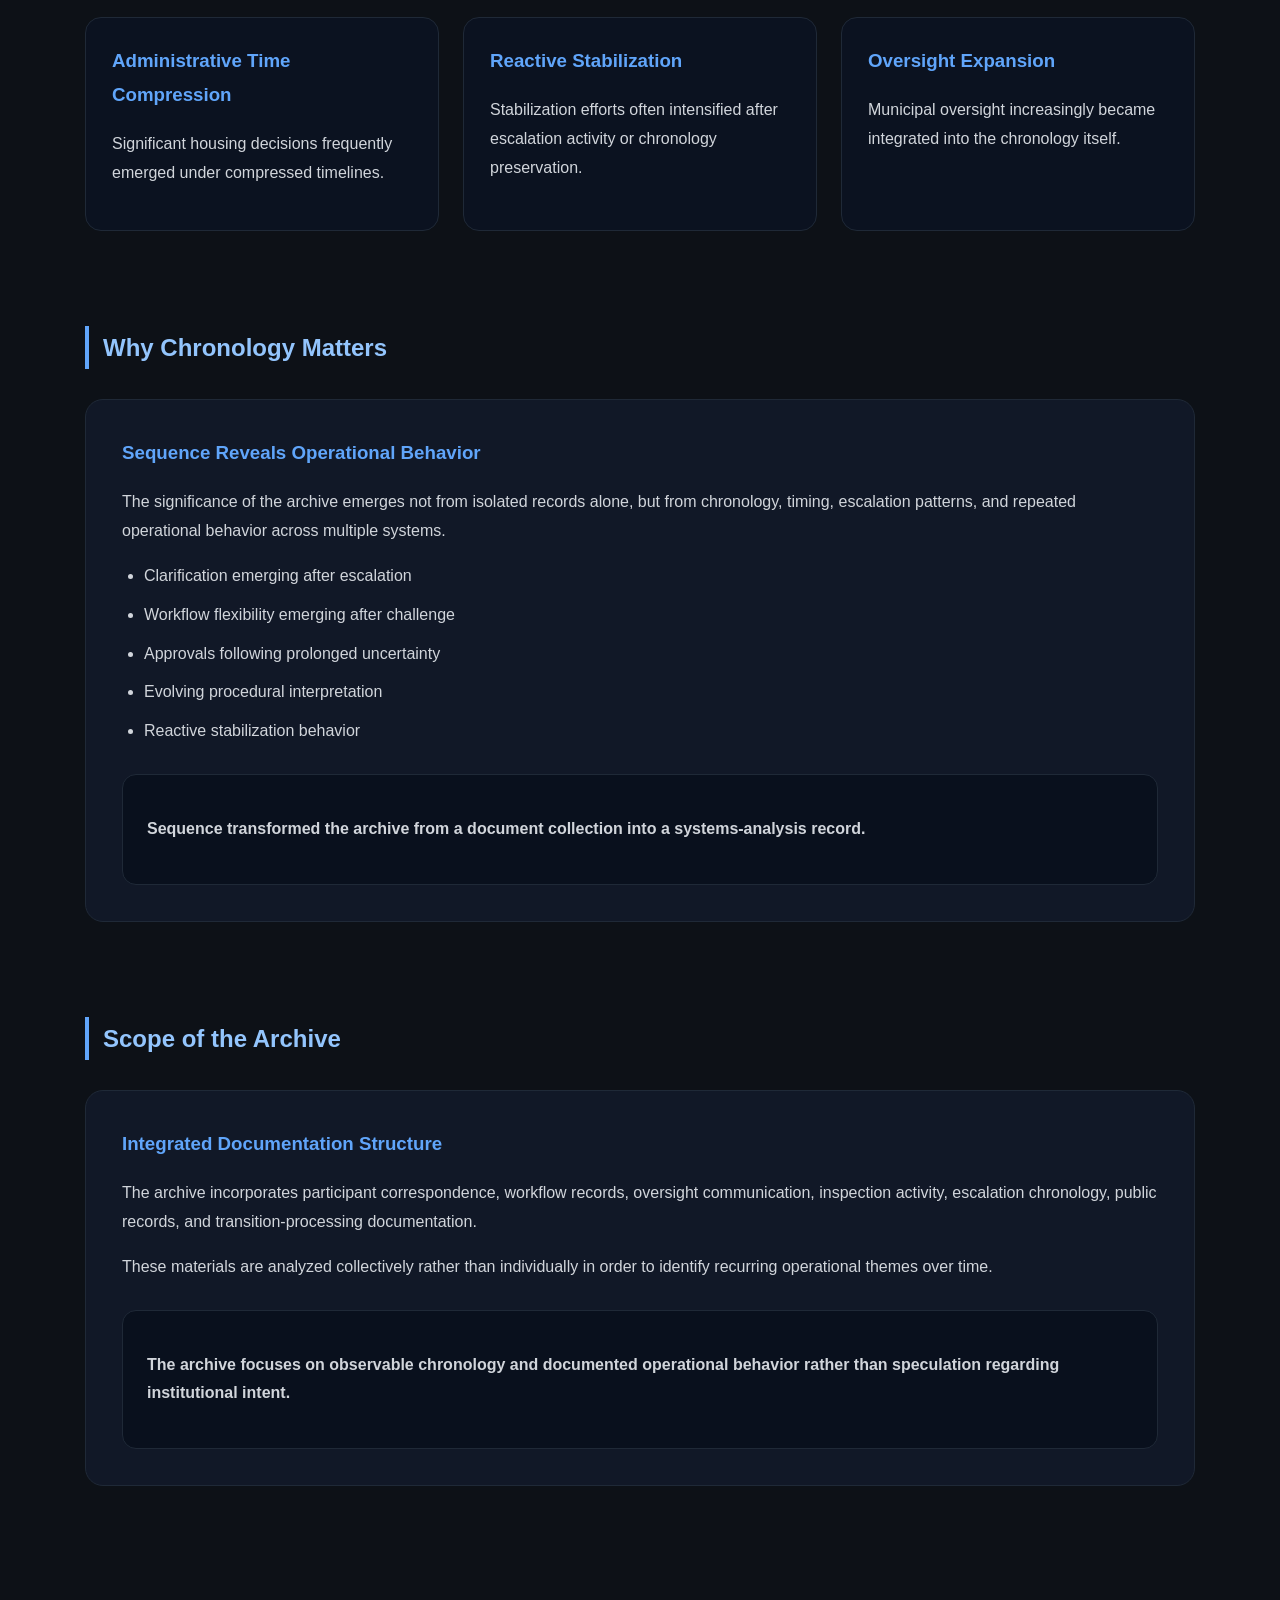
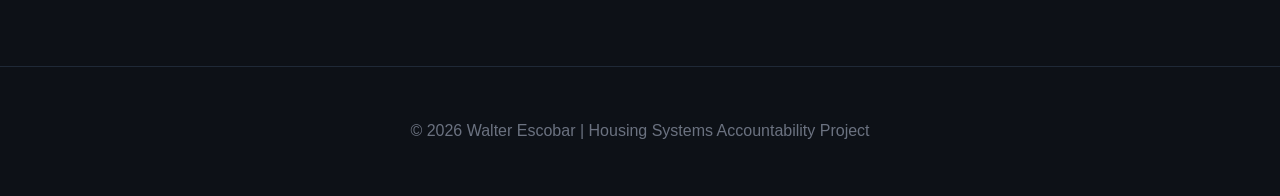
<file: casestudy.html>
<!DOCTYPE html>
<html lang="en">
<head>
<meta charset="UTF-8" />
<meta name="viewport" content="width=device-width, initial-scale=1.0"/>

<title>Case Study | Walter Escobar</title>

<style>
:root{
  --bg:#0d1117;
  --panel:#111827;
  --panel2:#0b1220;
  --text:#e6edf3;
  --muted:#9ca3af;
  --soft:#d1d5db;
  --blue:#60a5fa;
  --blue2:#93c5fd;
  --line:#1f2937;
}

*{
  box-sizing:border-box;
}

html{
  scroll-behavior:smooth;
}

body{
  margin:0;
  background:var(--bg);
  color:var(--text);
  font-family:Arial,sans-serif;
  line-height:1.8;
}

nav{
  position:sticky;
  top:0;
  z-index:999;
  background:rgba(13,17,23,.96);
  backdrop-filter:blur(10px);
  border-bottom:1px solid var(--line);
}

.nav-wrap{
  max-width:1200px;
  margin:auto;
  padding:14px 20px;
  display:flex;
  justify-content:space-between;
  align-items:center;
}

.logo{
  color:var(--text);
  text-decoration:none;
  font-weight:bold;
  letter-spacing:.4px;
}

.menu{
  display:flex;
  gap:18px;
  align-items:center;
}

.menu a,
.dropbtn{
  color:var(--blue);
  text-decoration:none;
  font-weight:bold;
  background:none;
  border:none;
  cursor:pointer;
  font-size:.95rem;
}

.menu a:hover,
.dropbtn:hover{
  color:var(--blue2);
}

.dropdown{
  position:relative;
}

.dropdown-content{
  display:none;
  position:absolute;
  top:100%;
  left:0;
  min-width:240px;
  background:var(--panel);
  border:1px solid var(--line);
  border-radius:12px;
  padding:10px 0;
  box-shadow:0 18px 35px rgba(0,0,0,.35);
}

.dropdown-content a{
  display:block;
  padding:10px 16px;
  color:var(--soft);
}

.dropdown-content a:hover{
  background:var(--panel2);
  color:var(--blue2);
}

.dropdown:hover .dropdown-content{
  display:block;
}

.menu-toggle{
  display:none;
}

.menu-icon{
  display:none;
  font-size:1.6rem;
  color:var(--blue);
  cursor:pointer;
}

.hero{
  padding:110px 20px 85px;
  text-align:center;
  background:
  linear-gradient(to bottom, rgba(17,24,39,.96), rgba(13,17,23,1));
}

.hero h1{
  font-size:clamp(2.8rem,7vw,5.1rem);
  margin:0 0 24px;
  line-height:1.05;
}

.hero p{
  max-width:980px;
  margin:auto;
  color:var(--muted);
  font-size:1.2rem;
}

.container{
  max-width:1150px;
  margin:auto;
  padding:85px 20px;
}

.section{
  margin-bottom:95px;
}

.section h2{
  color:var(--blue2);
  border-left:4px solid var(--blue);
  padding-left:14px;
  margin-bottom:30px;
}

.card{
  background:var(--panel);
  border:1px solid var(--line);
  border-radius:18px;
  padding:36px;
}

.card h3{
  margin-top:0;
  color:var(--blue);
}

.card p,
.card li{
  color:var(--soft);
}

ul{
  padding-left:22px;
}

li{
  margin-bottom:10px;
}

.grid{
  display:grid;
  grid-template-columns:repeat(auto-fit,minmax(280px,1fr));
  gap:24px;
}

.grid-card{
  background:var(--panel2);
  border:1px solid var(--line);
  border-radius:16px;
  padding:26px;
}

.grid-card h3{
  margin-top:0;
  color:var(--blue);
}

.grid-card p{
  color:var(--soft);
}

.statement{
  margin-top:28px;
  background:#09101d;
  border:1px solid var(--line);
  border-radius:14px;
  padding:24px;
}

.highlight{
  color:var(--blue2);
  font-weight:bold;
}

footer{
  text-align:center;
  padding:50px 20px;
  border-top:1px solid var(--line);
  color:#6b7280;
}

@media(max-width:800px){

  .nav-wrap{
    flex-wrap:wrap;
  }

  .menu-icon{
    display:block;
  }

  .menu{
    display:none;
    width:100%;
    flex-direction:column;
    align-items:flex-start;
    padding-top:16px;
  }

  .menu-toggle:checked ~ .menu{
    display:flex;
  }

  .dropdown{
    width:100%;
  }

  .dropbtn{
    padding:8px 0;
  }

  .dropdown-content{
    position:static;
    display:block;
    border:none;
    box-shadow:none;
    background:transparent;
    padding-left:14px;
  }

  .dropdown-content a{
    padding:8px 0;
  }

  .hero{
    padding:95px 20px 80px;
  }
}
</style>
</head>

<body>

<nav>

  <div class="nav-wrap">

    <a href="index.html" class="logo">
      Walter Escobar
    </a>

    <input type="checkbox" id="menu-toggle" class="menu-toggle">

    <label for="menu-toggle" class="menu-icon">
      ☰
    </label>

    <div class="menu">

      <a href="index.html">Home</a>

      <div class="dropdown">

        <button class="dropbtn">
          Project ▾
        </button>

        <div class="dropdown-content">
          <a href="casestudy.html">Case Study</a>
          <a href="participant-perspective.html">Participant Perspective</a>
          <a href="methodology.html">Methodology</a>
        </div>

      </div>

      <div class="dropdown">

        <button class="dropbtn">
          Analysis ▾
        </button>

        <div class="dropdown-content">
          <a href="executive-chronology.html">Executive Chronology</a>
          <a href="systems-themes.html">Systems Themes</a>
          <a href="documented-contradictions.html">Documented Contradictions</a>
          <a href="analysis.html">Analysis</a>
          <a href="key-findings.html">Key Findings</a>
        </div>

      </div>

      <div class="dropdown">

        <button class="dropbtn">
          Archive ▾
        </button>

        <div class="dropdown-content">
          <a href="timeline.html">Timeline</a>
          <a href="evidence.html">Evidence</a>
        </div>

      </div>

      <div class="dropdown">

        <button class="dropbtn">
          Action ▾
        </button>

        <div class="dropdown-content">
          <a href="initiatives.html">Initiatives</a>
          <a href="contact.html">Contact</a>
        </div>

      </div>

    </div>

  </div>

</nav>

<section class="hero">

  <h1>
    Case Study
  </h1>

  <p>
    A chronology-based systems analysis documenting participant interaction with layered housing,
    stabilization,
    oversight,
    and administrative-processing systems over time.
  </p>

</section>

<div class="container">

  <section class="section">

    <h2>Central Project Thesis</h2>

    <div class="card">

      <h3>Administrative Continuity Increasingly Shifted Toward the Participant</h3>

      <p>
        Across the chronology,
        the participant increasingly became responsible for preserving continuity within fragmented administrative systems.
      </p>

      <p>
        Rather than functioning solely as a recipient of services,
        the participant repeatedly assumed responsibility for:
      </p>

      <ul>
        <li>Timeline reconstruction</li>
        <li>Workflow clarification</li>
        <li>Communication coordination</li>
        <li>Escalation tracking</li>
        <li>Documentation preservation</li>
        <li>Procedural interpretation</li>
      </ul>

      <div class="statement">

        <p class="highlight">
          The archive evolved from personal record preservation into a broader systems-analysis project documenting operational behavior over time.
        </p>

      </div>

    </div>

  </section>

  <section class="section">

    <h2>Core Operational Findings</h2>

    <div class="grid">

      <div class="grid-card">

        <h3>Administrative Fragmentation</h3>

        <p>
          Operational ownership and responsibility evolved across entities during escalation periods.
        </p>

      </div>

      <div class="grid-card">

        <h3>Workflow Instability</h3>

        <p>
          Routing structures,
          procedural explanations,
          and review expectations repeatedly shifted over time.
        </p>

      </div>

      <div class="grid-card">

        <h3>Procedural Burden Transfer</h3>

        <p>
          The participant increasingly became responsible for preserving administrative continuity.
        </p>

      </div>

      <div class="grid-card">

        <h3>Administrative Time Compression</h3>

        <p>
          Significant housing decisions frequently emerged under compressed timelines.
        </p>

      </div>

      <div class="grid-card">

        <h3>Reactive Stabilization</h3>

        <p>
          Stabilization efforts often intensified after escalation activity or chronology preservation.
        </p>

      </div>

      <div class="grid-card">

        <h3>Oversight Expansion</h3>

        <p>
          Municipal oversight increasingly became integrated into the chronology itself.
        </p>

      </div>

    </div>

  </section>

  <section class="section">

    <h2>Why Chronology Matters</h2>

    <div class="card">

      <h3>Sequence Reveals Operational Behavior</h3>

      <p>
        The significance of the archive emerges not from isolated records alone,
        but from chronology,
        timing,
        escalation patterns,
        and repeated operational behavior across multiple systems.
      </p>

      <ul>
        <li>Clarification emerging after escalation</li>
        <li>Workflow flexibility emerging after challenge</li>
        <li>Approvals following prolonged uncertainty</li>
        <li>Evolving procedural interpretation</li>
        <li>Reactive stabilization behavior</li>
      </ul>

      <div class="statement">

        <p class="highlight">
          Sequence transformed the archive from a document collection into a systems-analysis record.
        </p>

      </div>

    </div>

  </section>

  <section class="section">

    <h2>Scope of the Archive</h2>

    <div class="card">

      <h3>Integrated Documentation Structure</h3>

      <p>
        The archive incorporates participant correspondence,
        workflow records,
        oversight communication,
        inspection activity,
        escalation chronology,
        public records,
        and transition-processing documentation.
      </p>

      <p>
        These materials are analyzed collectively rather than individually in order to identify recurring operational themes over time.
      </p>

      <div class="statement">

        <p class="highlight">
          The archive focuses on observable chronology and documented operational behavior rather than speculation regarding institutional intent.
        </p>

      </div>

    </div>

  </section>

</div>

<footer>
  © 2026 Walter Escobar | Housing Systems Accountability Project
</footer>

</body>
</html>
</file>
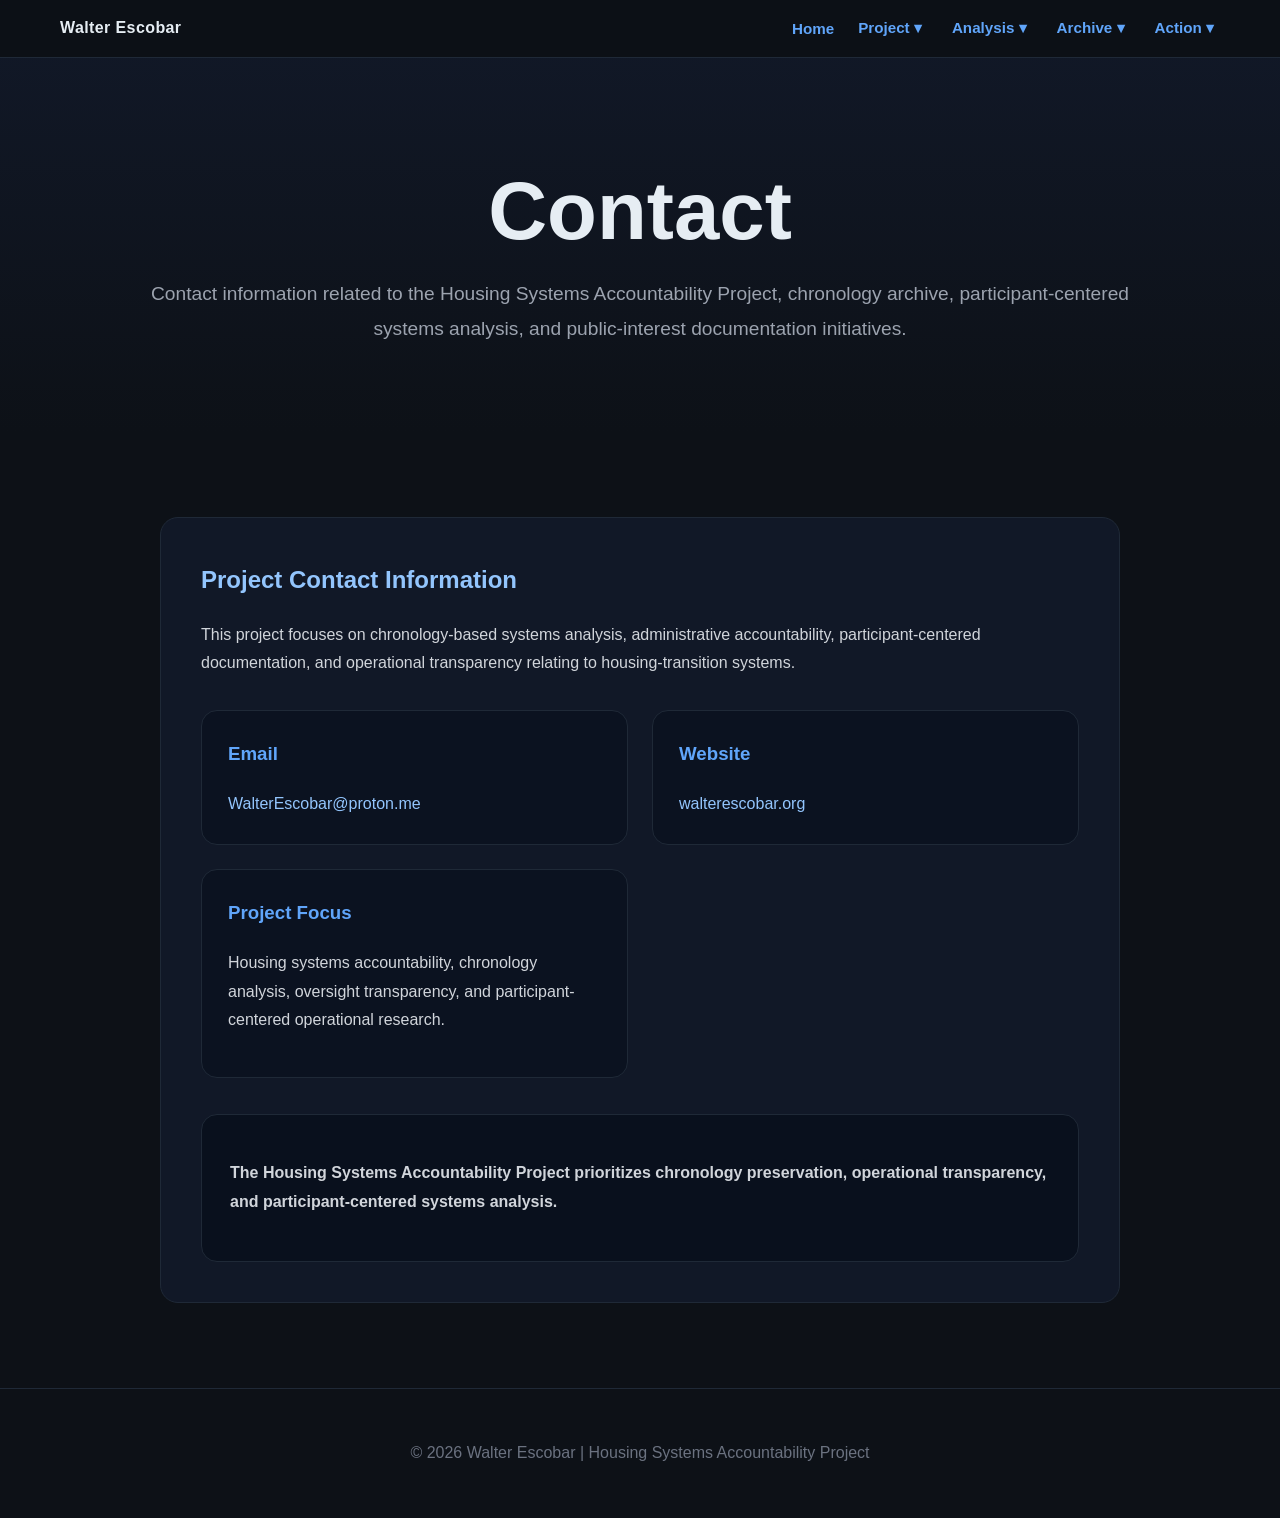
<file: contact.html>
<!DOCTYPE html>
<html lang="en">
<head>
<meta charset="UTF-8" />
<meta name="viewport" content="width=device-width, initial-scale=1.0"/>

<title>Contact | Walter Escobar</title>

<style>
:root{
  --bg:#0d1117;
  --panel:#111827;
  --panel2:#0b1220;
  --text:#e6edf3;
  --muted:#9ca3af;
  --soft:#d1d5db;
  --blue:#60a5fa;
  --blue2:#93c5fd;
  --line:#1f2937;
}

*{
  box-sizing:border-box;
}

html{
  scroll-behavior:smooth;
}

body{
  margin:0;
  background:var(--bg);
  color:var(--text);
  font-family:Arial,sans-serif;
  line-height:1.8;
}

nav{
  position:sticky;
  top:0;
  z-index:999;
  background:rgba(13,17,23,.96);
  backdrop-filter:blur(10px);
  border-bottom:1px solid var(--line);
}

.nav-wrap{
  max-width:1200px;
  margin:auto;
  padding:14px 20px;
  display:flex;
  justify-content:space-between;
  align-items:center;
}

.logo{
  color:var(--text);
  text-decoration:none;
  font-weight:bold;
  letter-spacing:.4px;
}

.menu{
  display:flex;
  gap:18px;
  align-items:center;
}

.menu a,
.dropbtn{
  color:var(--blue);
  text-decoration:none;
  font-weight:bold;
  background:none;
  border:none;
  cursor:pointer;
  font-size:.95rem;
}

.menu a:hover,
.dropbtn:hover{
  color:var(--blue2);
}

.dropdown{
  position:relative;
}

.dropdown-content{
  display:none;
  position:absolute;
  top:100%;
  left:0;
  min-width:240px;
  background:var(--panel);
  border:1px solid var(--line);
  border-radius:12px;
  padding:10px 0;
  box-shadow:0 18px 35px rgba(0,0,0,.35);
}

.dropdown-content a{
  display:block;
  padding:10px 16px;
  color:var(--soft);
}

.dropdown-content a:hover{
  background:var(--panel2);
  color:var(--blue2);
}

.dropdown:hover .dropdown-content{
  display:block;
}

.menu-toggle{
  display:none;
}

.menu-icon{
  display:none;
  font-size:1.6rem;
  color:var(--blue);
  cursor:pointer;
}

.hero{
  padding:110px 20px 85px;
  text-align:center;
  background:
  linear-gradient(to bottom, rgba(17,24,39,.96), rgba(13,17,23,1));
}

.hero h1{
  font-size:clamp(2.8rem,7vw,5.1rem);
  margin:0 0 24px;
  line-height:1.05;
}

.hero p{
  max-width:980px;
  margin:auto;
  color:var(--muted);
  font-size:1.2rem;
}

.container{
  max-width:1000px;
  margin:auto;
  padding:85px 20px;
}

.card{
  background:var(--panel);
  border:1px solid var(--line);
  border-radius:18px;
  padding:40px;
}

.card h2{
  margin-top:0;
  color:var(--blue2);
}

.card p{
  color:var(--soft);
}

.contact-grid{
  display:grid;
  grid-template-columns:repeat(auto-fit,minmax(280px,1fr));
  gap:24px;
  margin-top:32px;
}

.contact-box{
  background:var(--panel2);
  border:1px solid var(--line);
  border-radius:16px;
  padding:26px;
}

.contact-box h3{
  margin-top:0;
  color:var(--blue);
}

.contact-box a{
  color:var(--blue2);
  text-decoration:none;
  word-break:break-word;
}

.contact-box a:hover{
  text-decoration:underline;
}

.statement{
  margin-top:36px;
  background:#09101d;
  border:1px solid var(--line);
  border-radius:16px;
  padding:28px;
}

.highlight{
  color:var(--blue2);
  font-weight:bold;
}

footer{
  text-align:center;
  padding:50px 20px;
  border-top:1px solid var(--line);
  color:#6b7280;
}

@media(max-width:800px){

  .nav-wrap{
    flex-wrap:wrap;
  }

  .menu-icon{
    display:block;
  }

  .menu{
    display:none;
    width:100%;
    flex-direction:column;
    align-items:flex-start;
    padding-top:16px;
  }

  .menu-toggle:checked ~ .menu{
    display:flex;
  }

  .dropdown{
    width:100%;
  }

  .dropbtn{
    padding:8px 0;
  }

  .dropdown-content{
    position:static;
    display:block;
    border:none;
    box-shadow:none;
    background:transparent;
    padding-left:14px;
  }

  .dropdown-content a{
    padding:8px 0;
  }

  .hero{
    padding:95px 20px 80px;
  }

  .card{
    padding:30px;
  }
}
</style>
</head>

<body>

<nav>

  <div class="nav-wrap">

    <a href="index.html" class="logo">
      Walter Escobar
    </a>

    <input type="checkbox" id="menu-toggle" class="menu-toggle">

    <label for="menu-toggle" class="menu-icon">
      ☰
    </label>

    <div class="menu">

      <a href="index.html">Home</a>

      <div class="dropdown">

        <button class="dropbtn">
          Project ▾
        </button>

        <div class="dropdown-content">
          <a href="casestudy.html">Case Study</a>
          <a href="participant-perspective.html">Participant Perspective</a>
          <a href="methodology.html">Methodology</a>
        </div>

      </div>

      <div class="dropdown">

        <button class="dropbtn">
          Analysis ▾
        </button>

        <div class="dropdown-content">
          <a href="executive-chronology.html">Executive Chronology</a>
          <a href="systems-themes.html">Systems Themes</a>
          <a href="documented-contradictions.html">Documented Contradictions</a>
          <a href="analysis.html">Analysis</a>
          <a href="key-findings.html">Key Findings</a>
        </div>

      </div>

      <div class="dropdown">

        <button class="dropbtn">
          Archive ▾
        </button>

        <div class="dropdown-content">
          <a href="timeline.html">Timeline</a>
          <a href="evidence.html">Evidence</a>
        </div>

      </div>

      <div class="dropdown">

        <button class="dropbtn">
          Action ▾
        </button>

        <div class="dropdown-content">
          <a href="initiatives.html">Initiatives</a>
          <a href="contact.html">Contact</a>
        </div>

      </div>

    </div>

  </div>

</nav>

<section class="hero">

  <h1>
    Contact
  </h1>

  <p>
    Contact information related to the Housing Systems Accountability Project,
    chronology archive,
    participant-centered systems analysis,
    and public-interest documentation initiatives.
  </p>

</section>

<div class="container">

  <div class="card">

    <h2>
      Project Contact Information
    </h2>

    <p>
      This project focuses on chronology-based systems analysis,
      administrative accountability,
      participant-centered documentation,
      and operational transparency relating to housing-transition systems.
    </p>

    <div class="contact-grid">

      <div class="contact-box">

        <h3>
          Email
        </h3>

        <a href="mailto:WalterEscobar@proton.me">
          WalterEscobar@proton.me
        </a>

      </div>

      <div class="contact-box">

        <h3>
          Website
        </h3>

        <a href="https://walterescobar.org">
          walterescobar.org
        </a>

      </div>

      <div class="contact-box">

        <h3>
          Project Focus
        </h3>

        <p>
          Housing systems accountability,
          chronology analysis,
          oversight transparency,
          and participant-centered operational research.
        </p>

      </div>

    </div>

    <div class="statement">

      <p class="highlight">
        The Housing Systems Accountability Project prioritizes chronology preservation,
        operational transparency,
        and participant-centered systems analysis.
      </p>

    </div>

  </div>

</div>

<footer>
  © 2026 Walter Escobar | Housing Systems Accountability Project
</footer>

</body>
</html>
</file>
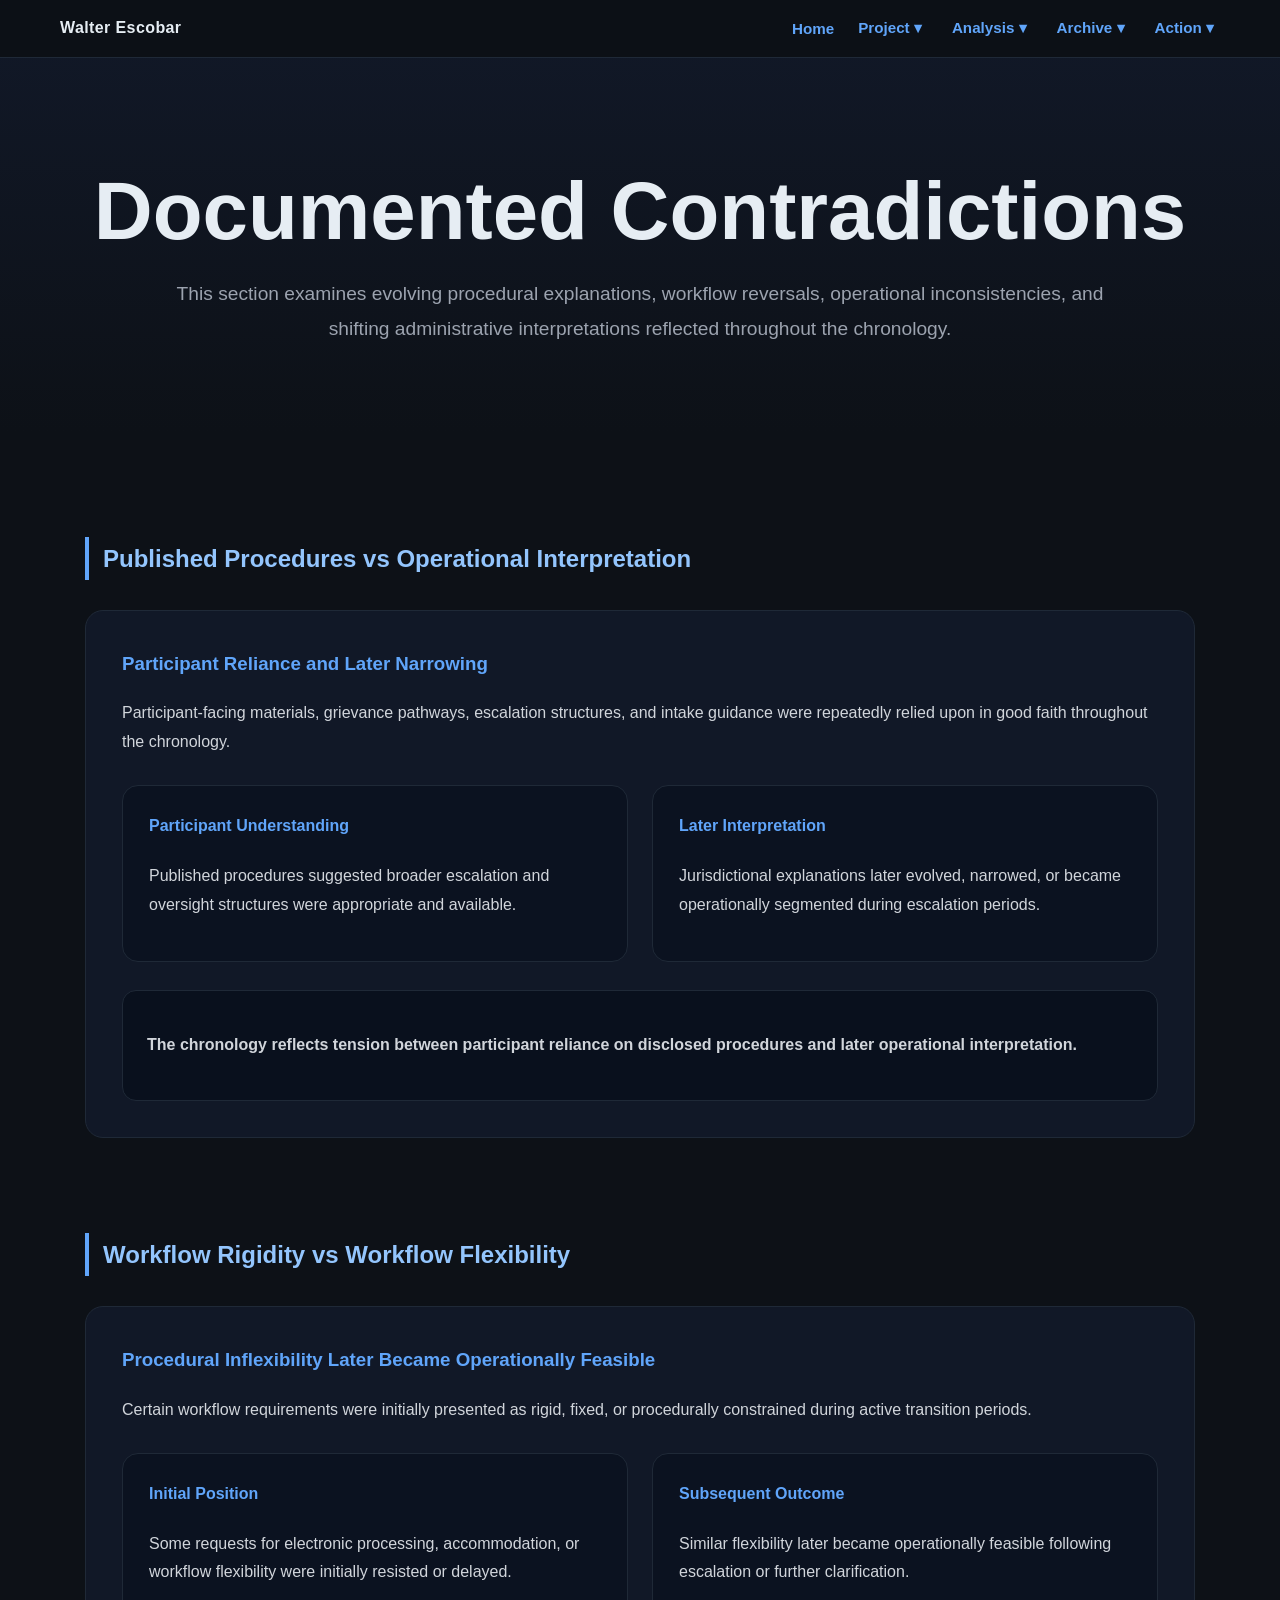
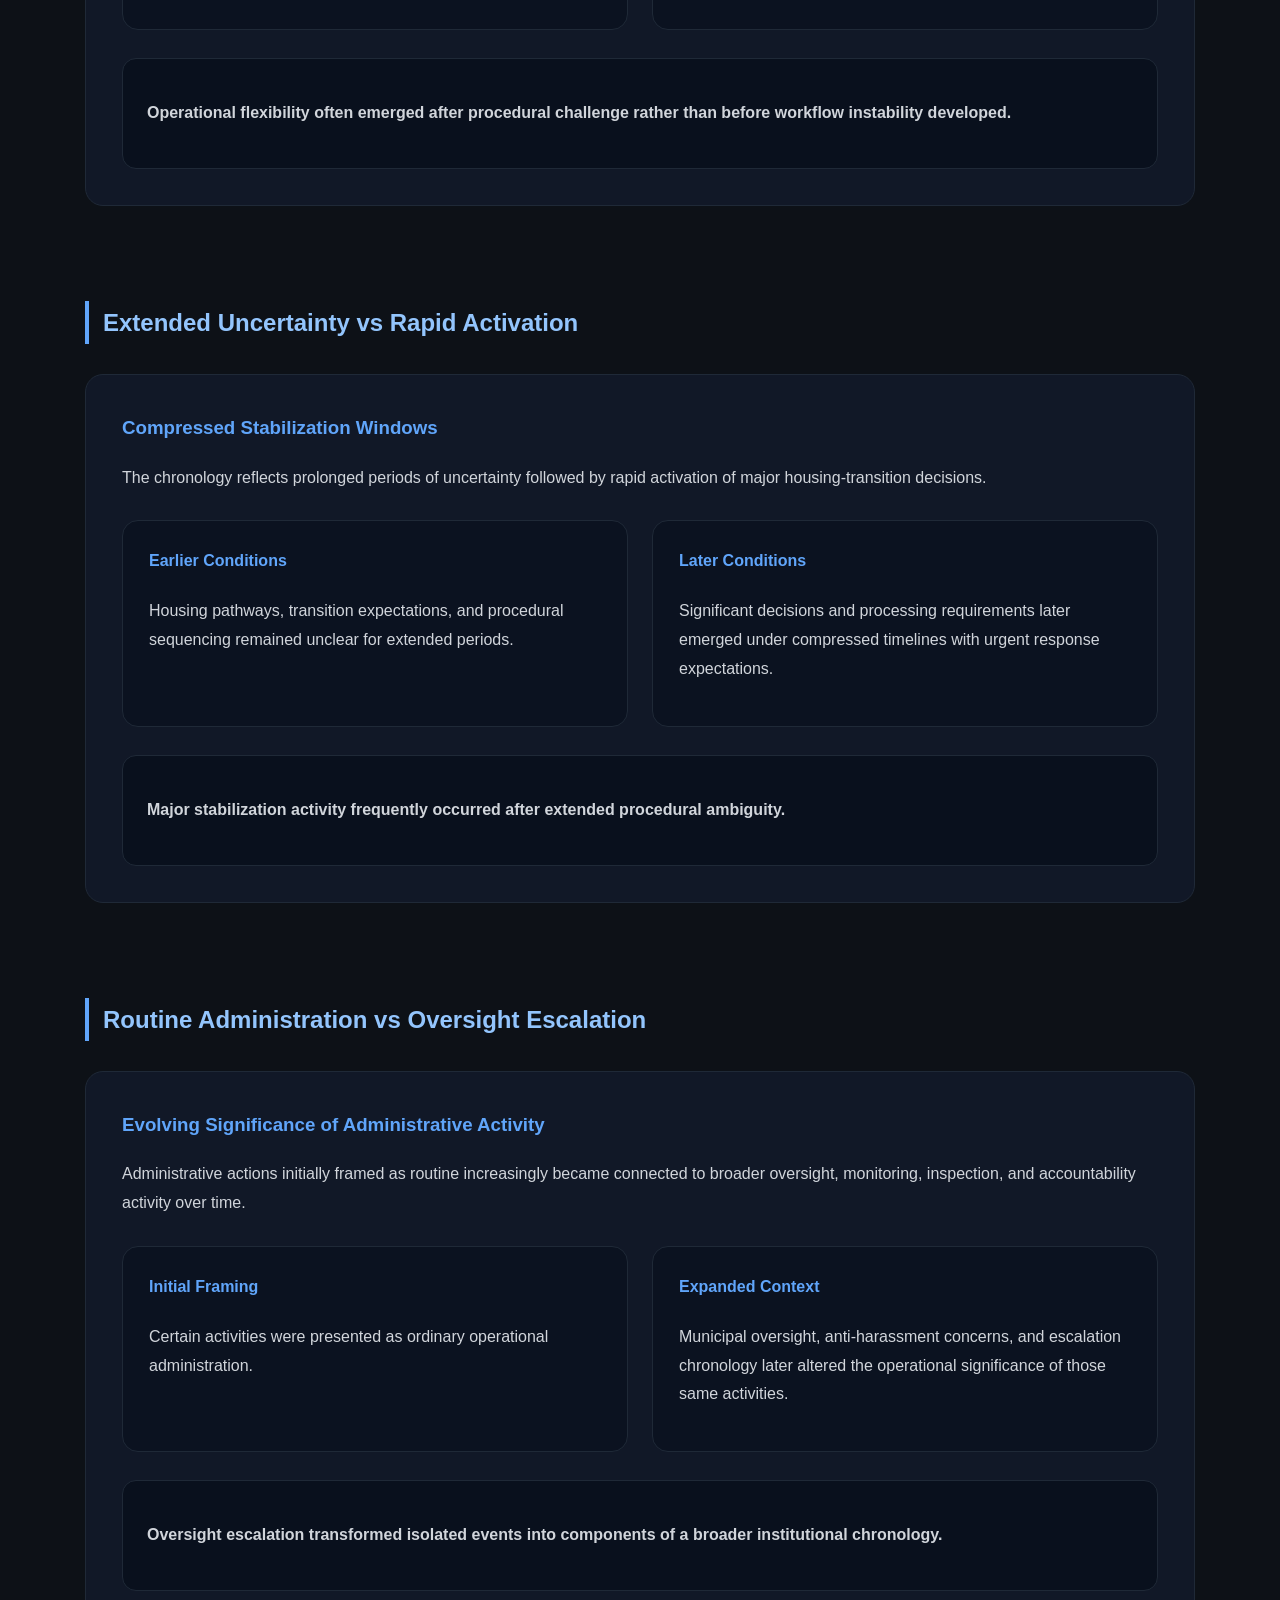
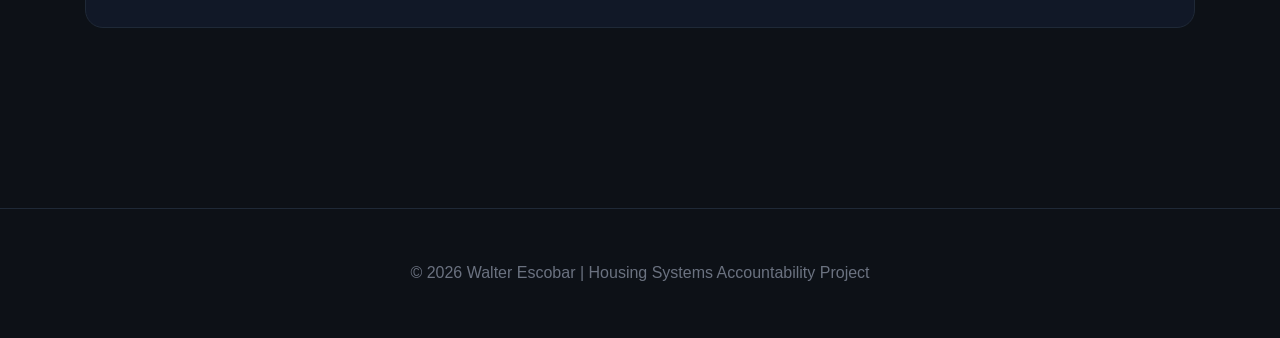
<file: documented-contradictions.html>
<!DOCTYPE html>
<html lang="en">
<head>
<meta charset="UTF-8" />
<meta name="viewport" content="width=device-width, initial-scale=1.0"/>

<title>Documented Contradictions | Walter Escobar</title>

<style>
:root{
  --bg:#0d1117;
  --panel:#111827;
  --panel2:#0b1220;
  --text:#e6edf3;
  --muted:#9ca3af;
  --soft:#d1d5db;
  --blue:#60a5fa;
  --blue2:#93c5fd;
  --line:#1f2937;
}

*{
  box-sizing:border-box;
}

html{
  scroll-behavior:smooth;
}

body{
  margin:0;
  background:var(--bg);
  color:var(--text);
  font-family:Arial,sans-serif;
  line-height:1.8;
}

nav{
  position:sticky;
  top:0;
  z-index:999;
  background:rgba(13,17,23,.96);
  backdrop-filter:blur(10px);
  border-bottom:1px solid var(--line);
}

.nav-wrap{
  max-width:1200px;
  margin:auto;
  padding:14px 20px;
  display:flex;
  justify-content:space-between;
  align-items:center;
}

.logo{
  color:var(--text);
  text-decoration:none;
  font-weight:bold;
  letter-spacing:.4px;
}

.menu{
  display:flex;
  gap:18px;
  align-items:center;
}

.menu a,
.dropbtn{
  color:var(--blue);
  text-decoration:none;
  font-weight:bold;
  background:none;
  border:none;
  cursor:pointer;
  font-size:.95rem;
}

.menu a:hover,
.dropbtn:hover{
  color:var(--blue2);
}

.dropdown{
  position:relative;
}

.dropdown-content{
  display:none;
  position:absolute;
  top:100%;
  left:0;
  min-width:240px;
  background:var(--panel);
  border:1px solid var(--line);
  border-radius:12px;
  padding:10px 0;
  box-shadow:0 18px 35px rgba(0,0,0,.35);
}

.dropdown-content a{
  display:block;
  padding:10px 16px;
  color:var(--soft);
}

.dropdown-content a:hover{
  background:var(--panel2);
  color:var(--blue2);
}

.dropdown:hover .dropdown-content{
  display:block;
}

.menu-toggle{
  display:none;
}

.menu-icon{
  display:none;
  font-size:1.6rem;
  color:var(--blue);
  cursor:pointer;
}

.hero{
  padding:110px 20px 85px;
  text-align:center;
  background:
  linear-gradient(to bottom, rgba(17,24,39,.96), rgba(13,17,23,1));
}

.hero h1{
  font-size:clamp(2.8rem,7vw,5.1rem);
  margin:0 0 24px;
  line-height:1.05;
}

.hero p{
  max-width:980px;
  margin:auto;
  color:var(--muted);
  font-size:1.2rem;
}

.container{
  max-width:1150px;
  margin:auto;
  padding:85px 20px;
}

.section{
  margin-bottom:95px;
}

.section h2{
  color:var(--blue2);
  border-left:4px solid var(--blue);
  padding-left:14px;
  margin-bottom:30px;
}

.card{
  background:var(--panel);
  border:1px solid var(--line);
  border-radius:18px;
  padding:36px;
}

.card h3{
  margin-top:0;
  color:var(--blue);
}

.card p{
  color:var(--soft);
}

.compare-grid{
  display:grid;
  grid-template-columns:1fr 1fr;
  gap:24px;
  margin-top:28px;
}

.compare-box{
  background:var(--panel2);
  border:1px solid var(--line);
  border-radius:16px;
  padding:26px;
}

.compare-box h4{
  margin-top:0;
  color:var(--blue);
}

.statement{
  margin-top:28px;
  background:#09101d;
  border:1px solid var(--line);
  border-radius:14px;
  padding:24px;
}

.highlight{
  color:var(--blue2);
  font-weight:bold;
}

footer{
  text-align:center;
  padding:50px 20px;
  border-top:1px solid var(--line);
  color:#6b7280;
}

@media(max-width:900px){

  .compare-grid{
    grid-template-columns:1fr;
  }
}

@media(max-width:800px){

  .nav-wrap{
    flex-wrap:wrap;
  }

  .menu-icon{
    display:block;
  }

  .menu{
    display:none;
    width:100%;
    flex-direction:column;
    align-items:flex-start;
    padding-top:16px;
  }

  .menu-toggle:checked ~ .menu{
    display:flex;
  }

  .dropdown{
    width:100%;
  }

  .dropbtn{
    padding:8px 0;
  }

  .dropdown-content{
    position:static;
    display:block;
    border:none;
    box-shadow:none;
    background:transparent;
    padding-left:14px;
  }

  .dropdown-content a{
    padding:8px 0;
  }

  .hero{
    padding:95px 20px 80px;
  }
}
</style>
</head>

<body>

<nav>

  <div class="nav-wrap">

    <a href="index.html" class="logo">
      Walter Escobar
    </a>

    <input type="checkbox" id="menu-toggle" class="menu-toggle">

    <label for="menu-toggle" class="menu-icon">
      ☰
    </label>

    <div class="menu">

      <a href="index.html">Home</a>

      <div class="dropdown">

        <button class="dropbtn">
          Project ▾
        </button>

        <div class="dropdown-content">
          <a href="casestudy.html">Case Study</a>
          <a href="participant-perspective.html">Participant Perspective</a>
          <a href="methodology.html">Methodology</a>
        </div>

      </div>

      <div class="dropdown">

        <button class="dropbtn">
          Analysis ▾
        </button>

        <div class="dropdown-content">
          <a href="executive-chronology.html">Executive Chronology</a>
          <a href="systems-themes.html">Systems Themes</a>
          <a href="documented-contradictions.html">Documented Contradictions</a>
          <a href="analysis.html">Analysis</a>
          <a href="key-findings.html">Key Findings</a>
        </div>

      </div>

      <div class="dropdown">

        <button class="dropbtn">
          Archive ▾
        </button>

        <div class="dropdown-content">
          <a href="timeline.html">Timeline</a>
          <a href="evidence.html">Evidence</a>
        </div>

      </div>

      <div class="dropdown">

        <button class="dropbtn">
          Action ▾
        </button>

        <div class="dropdown-content">
          <a href="initiatives.html">Initiatives</a>
          <a href="contact.html">Contact</a>
        </div>

      </div>

    </div>

  </div>

</nav>

<section class="hero">

  <h1>
    Documented Contradictions
  </h1>

  <p>
    This section examines evolving procedural explanations,
    workflow reversals,
    operational inconsistencies,
    and shifting administrative interpretations reflected throughout the chronology.
  </p>

</section>

<div class="container">

  <section class="section">

    <h2>Published Procedures vs Operational Interpretation</h2>

    <div class="card">

      <h3>Participant Reliance and Later Narrowing</h3>

      <p>
        Participant-facing materials,
        grievance pathways,
        escalation structures,
        and intake guidance were repeatedly relied upon in good faith throughout the chronology.
      </p>

      <div class="compare-grid">

        <div class="compare-box">

          <h4>Participant Understanding</h4>

          <p>
            Published procedures suggested broader escalation and oversight structures were appropriate and available.
          </p>

        </div>

        <div class="compare-box">

          <h4>Later Interpretation</h4>

          <p>
            Jurisdictional explanations later evolved,
            narrowed,
            or became operationally segmented during escalation periods.
          </p>

        </div>

      </div>

      <div class="statement">

        <p class="highlight">
          The chronology reflects tension between participant reliance on disclosed procedures and later operational interpretation.
        </p>

      </div>

    </div>

  </section>

  <section class="section">

    <h2>Workflow Rigidity vs Workflow Flexibility</h2>

    <div class="card">

      <h3>Procedural Inflexibility Later Became Operationally Feasible</h3>

      <p>
        Certain workflow requirements were initially presented as rigid,
        fixed,
        or procedurally constrained during active transition periods.
      </p>

      <div class="compare-grid">

        <div class="compare-box">

          <h4>Initial Position</h4>

          <p>
            Some requests for electronic processing,
            accommodation,
            or workflow flexibility were initially resisted or delayed.
          </p>

        </div>

        <div class="compare-box">

          <h4>Subsequent Outcome</h4>

          <p>
            Similar flexibility later became operationally feasible following escalation or further clarification.
          </p>

        </div>

      </div>

      <div class="statement">

        <p class="highlight">
          Operational flexibility often emerged after procedural challenge rather than before workflow instability developed.
        </p>

      </div>

    </div>

  </section>

  <section class="section">

    <h2>Extended Uncertainty vs Rapid Activation</h2>

    <div class="card">

      <h3>Compressed Stabilization Windows</h3>

      <p>
        The chronology reflects prolonged periods of uncertainty followed by rapid activation of major housing-transition decisions.
      </p>

      <div class="compare-grid">

        <div class="compare-box">

          <h4>Earlier Conditions</h4>

          <p>
            Housing pathways,
            transition expectations,
            and procedural sequencing remained unclear for extended periods.
          </p>

        </div>

        <div class="compare-box">

          <h4>Later Conditions</h4>

          <p>
            Significant decisions and processing requirements later emerged under compressed timelines with urgent response expectations.
          </p>

        </div>

      </div>

      <div class="statement">

        <p class="highlight">
          Major stabilization activity frequently occurred after extended procedural ambiguity.
        </p>

      </div>

    </div>

  </section>

  <section class="section">

    <h2>Routine Administration vs Oversight Escalation</h2>

    <div class="card">

      <h3>Evolving Significance of Administrative Activity</h3>

      <p>
        Administrative actions initially framed as routine increasingly became connected to broader oversight,
        monitoring,
        inspection,
        and accountability activity over time.
      </p>

      <div class="compare-grid">

        <div class="compare-box">

          <h4>Initial Framing</h4>

          <p>
            Certain activities were presented as ordinary operational administration.
          </p>

        </div>

        <div class="compare-box">

          <h4>Expanded Context</h4>

          <p>
            Municipal oversight,
            anti-harassment concerns,
            and escalation chronology later altered the operational significance of those same activities.
          </p>

        </div>

      </div>

      <div class="statement">

        <p class="highlight">
          Oversight escalation transformed isolated events into components of a broader institutional chronology.
        </p>

      </div>

    </div>

  </section>

</div>

<footer>
  © 2026 Walter Escobar | Housing Systems Accountability Project
</footer>

</body>
</html>
</file>
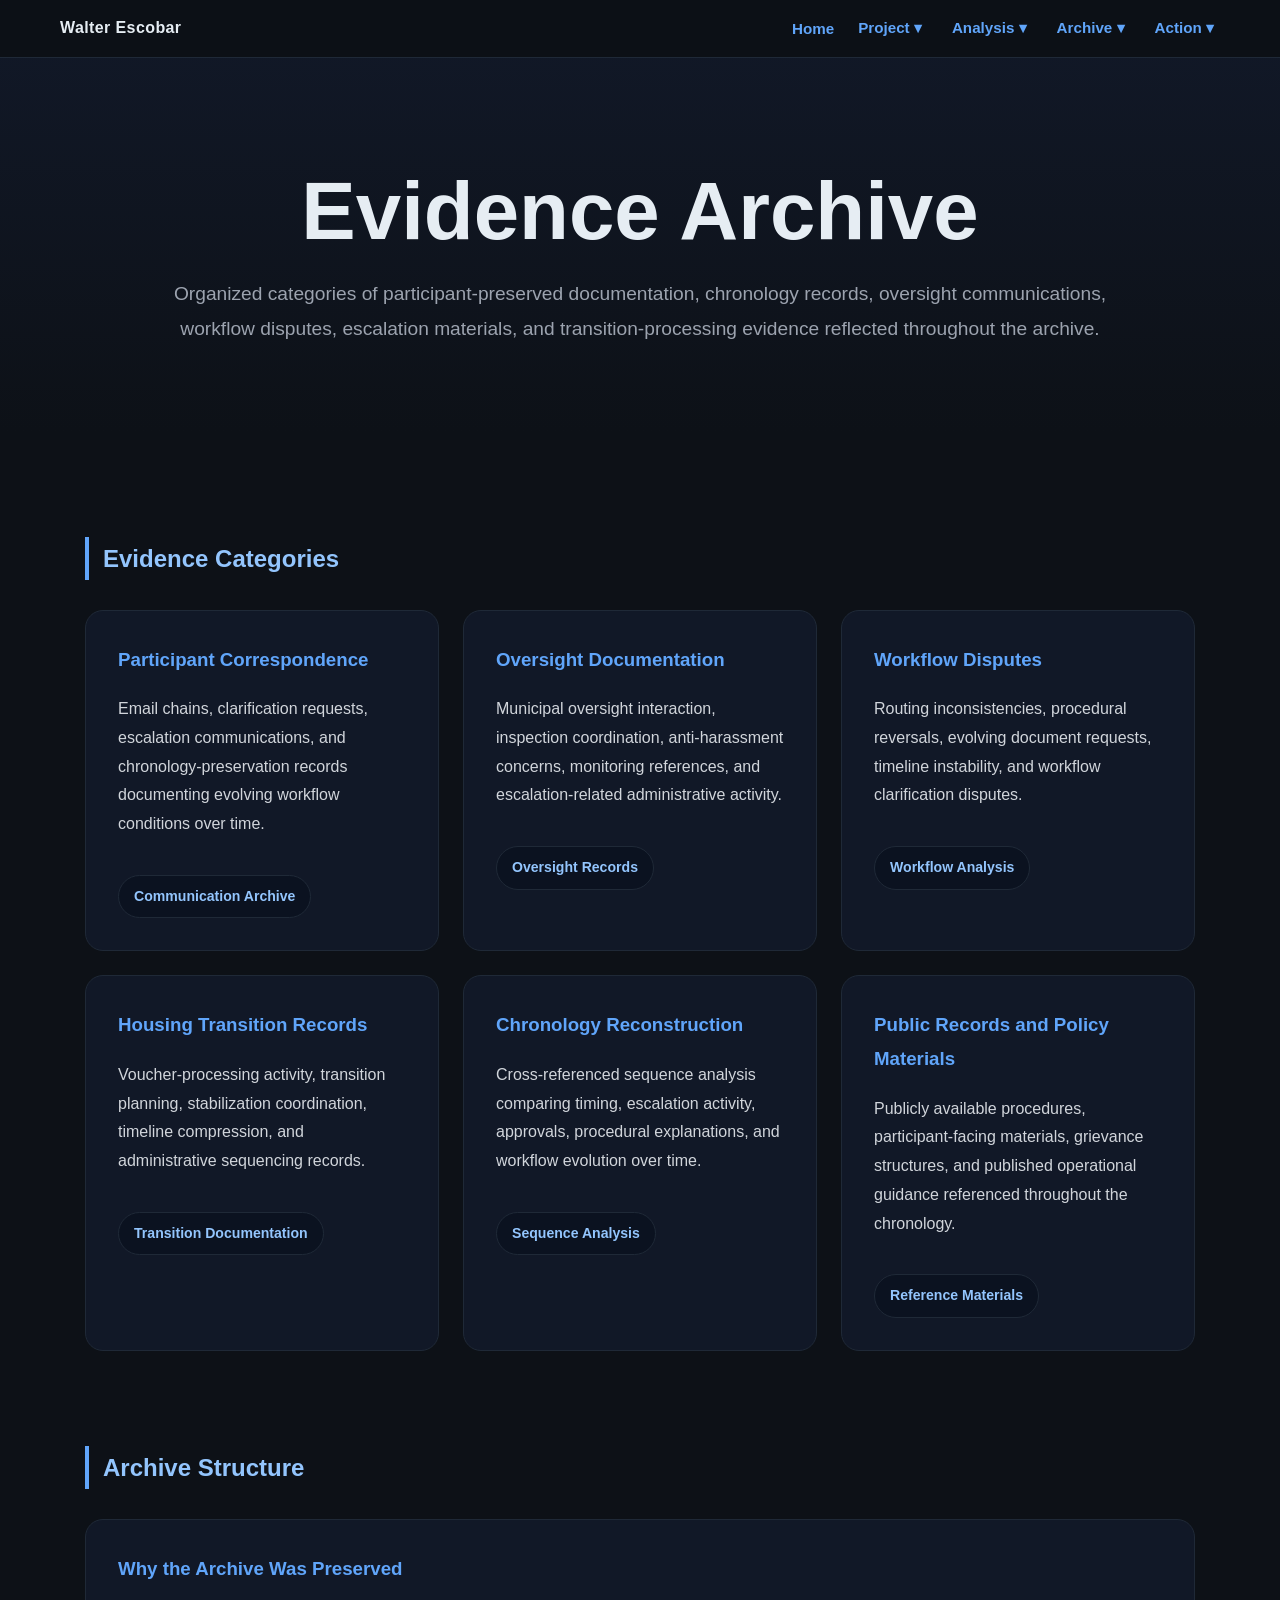
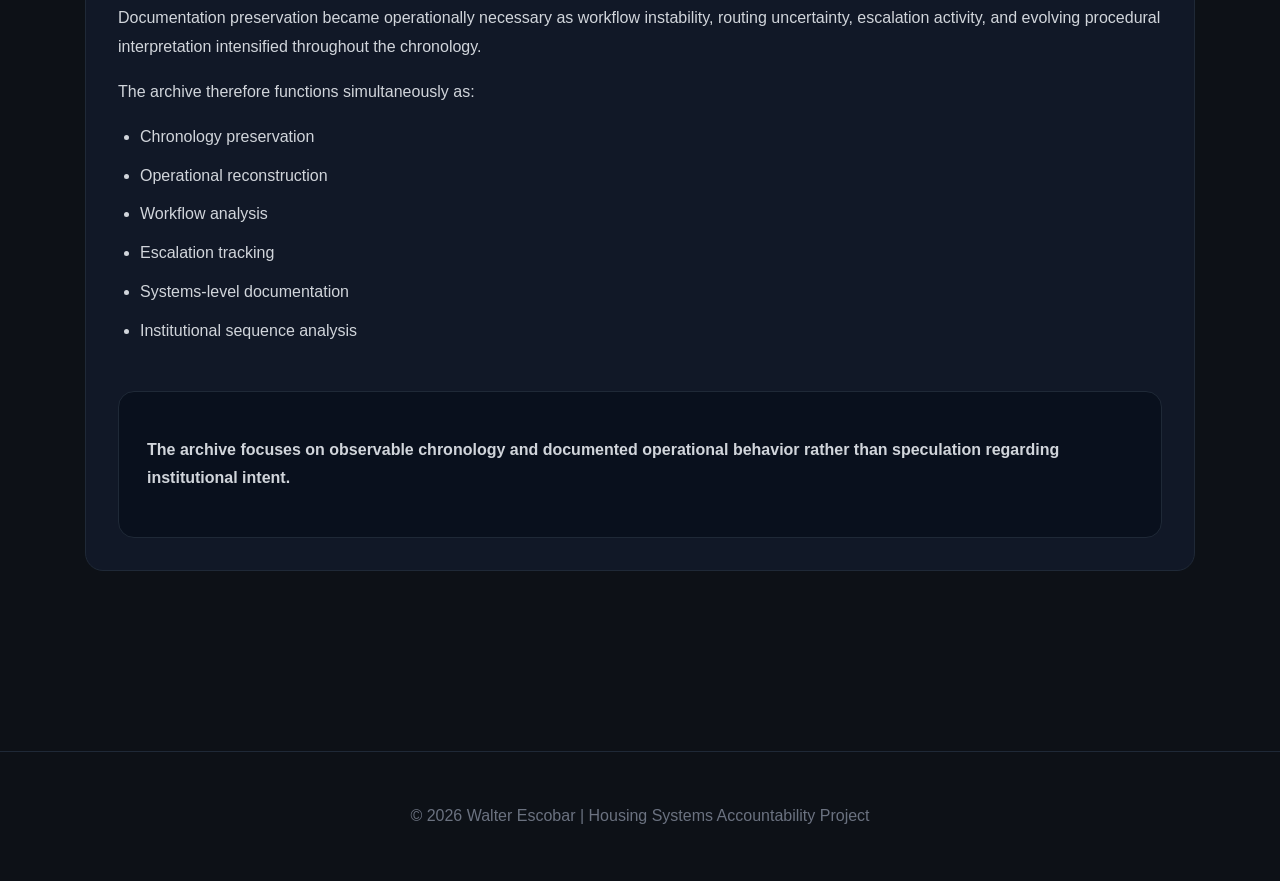
<file: evidence.html>
<!DOCTYPE html>
<html lang="en">
<head>
<meta charset="UTF-8" />
<meta name="viewport" content="width=device-width, initial-scale=1.0"/>

<title>Evidence Archive | Walter Escobar</title>

<style>
:root{
  --bg:#0d1117;
  --panel:#111827;
  --panel2:#0b1220;
  --text:#e6edf3;
  --muted:#9ca3af;
  --soft:#d1d5db;
  --blue:#60a5fa;
  --blue2:#93c5fd;
  --line:#1f2937;
}

*{
  box-sizing:border-box;
}

html{
  scroll-behavior:smooth;
}

body{
  margin:0;
  background:var(--bg);
  color:var(--text);
  font-family:Arial,sans-serif;
  line-height:1.8;
}

nav{
  position:sticky;
  top:0;
  z-index:999;
  background:rgba(13,17,23,.96);
  backdrop-filter:blur(10px);
  border-bottom:1px solid var(--line);
}

.nav-wrap{
  max-width:1200px;
  margin:auto;
  padding:14px 20px;
  display:flex;
  justify-content:space-between;
  align-items:center;
}

.logo{
  color:var(--text);
  text-decoration:none;
  font-weight:bold;
  letter-spacing:.4px;
}

.menu{
  display:flex;
  gap:18px;
  align-items:center;
}

.menu a,
.dropbtn{
  color:var(--blue);
  text-decoration:none;
  font-weight:bold;
  background:none;
  border:none;
  cursor:pointer;
  font-size:.95rem;
}

.menu a:hover,
.dropbtn:hover{
  color:var(--blue2);
}

.dropdown{
  position:relative;
}

.dropdown-content{
  display:none;
  position:absolute;
  top:100%;
  left:0;
  min-width:240px;
  background:var(--panel);
  border:1px solid var(--line);
  border-radius:12px;
  padding:10px 0;
  box-shadow:0 18px 35px rgba(0,0,0,.35);
}

.dropdown-content a{
  display:block;
  padding:10px 16px;
  color:var(--soft);
}

.dropdown-content a:hover{
  background:var(--panel2);
  color:var(--blue2);
}

.dropdown:hover .dropdown-content{
  display:block;
}

.menu-toggle{
  display:none;
}

.menu-icon{
  display:none;
  font-size:1.6rem;
  color:var(--blue);
  cursor:pointer;
}

.hero{
  padding:110px 20px 85px;
  text-align:center;
  background:
  linear-gradient(to bottom, rgba(17,24,39,.96), rgba(13,17,23,1));
}

.hero h1{
  font-size:clamp(2.8rem,7vw,5.1rem);
  margin:0 0 24px;
  line-height:1.05;
}

.hero p{
  max-width:980px;
  margin:auto;
  color:var(--muted);
  font-size:1.2rem;
}

.container{
  max-width:1150px;
  margin:auto;
  padding:85px 20px;
}

.section{
  margin-bottom:95px;
}

.section h2{
  color:var(--blue2);
  border-left:4px solid var(--blue);
  padding-left:14px;
  margin-bottom:30px;
}

.grid{
  display:grid;
  grid-template-columns:repeat(auto-fit,minmax(300px,1fr));
  gap:24px;
}

.card{
  background:var(--panel);
  border:1px solid var(--line);
  border-radius:18px;
  padding:32px;
}

.card h3{
  margin-top:0;
  color:var(--blue);
}

.card p,
.card li{
  color:var(--soft);
}

ul{
  padding-left:22px;
}

li{
  margin-bottom:10px;
}

.tag{
  display:inline-block;
  margin-top:20px;
  background:var(--panel2);
  border:1px solid var(--line);
  color:var(--blue2);
  padding:8px 15px;
  border-radius:999px;
  font-size:.88rem;
  font-weight:bold;
}

.statement{
  margin-top:45px;
  background:#09101d;
  border:1px solid var(--line);
  border-radius:16px;
  padding:28px;
}

.highlight{
  color:var(--blue2);
  font-weight:bold;
}

footer{
  text-align:center;
  padding:50px 20px;
  border-top:1px solid var(--line);
  color:#6b7280;
}

@media(max-width:800px){

  .nav-wrap{
    flex-wrap:wrap;
  }

  .menu-icon{
    display:block;
  }

  .menu{
    display:none;
    width:100%;
    flex-direction:column;
    align-items:flex-start;
    padding-top:16px;
  }

  .menu-toggle:checked ~ .menu{
    display:flex;
  }

  .dropdown{
    width:100%;
  }

  .dropbtn{
    padding:8px 0;
  }

  .dropdown-content{
    position:static;
    display:block;
    border:none;
    box-shadow:none;
    background:transparent;
    padding-left:14px;
  }

  .dropdown-content a{
    padding:8px 0;
  }

  .hero{
    padding:95px 20px 80px;
  }
}
</style>
</head>

<body>

<nav>

  <div class="nav-wrap">

    <a href="index.html" class="logo">
      Walter Escobar
    </a>

    <input type="checkbox" id="menu-toggle" class="menu-toggle">

    <label for="menu-toggle" class="menu-icon">
      ☰
    </label>

    <div class="menu">

      <a href="index.html">Home</a>

      <div class="dropdown">

        <button class="dropbtn">
          Project ▾
        </button>

        <div class="dropdown-content">
          <a href="casestudy.html">Case Study</a>
          <a href="participant-perspective.html">Participant Perspective</a>
          <a href="methodology.html">Methodology</a>
        </div>

      </div>

      <div class="dropdown">

        <button class="dropbtn">
          Analysis ▾
        </button>

        <div class="dropdown-content">
          <a href="executive-chronology.html">Executive Chronology</a>
          <a href="systems-themes.html">Systems Themes</a>
          <a href="documented-contradictions.html">Documented Contradictions</a>
          <a href="analysis.html">Analysis</a>
          <a href="key-findings.html">Key Findings</a>
        </div>

      </div>

      <div class="dropdown">

        <button class="dropbtn">
          Archive ▾
        </button>

        <div class="dropdown-content">
          <a href="timeline.html">Timeline</a>
          <a href="evidence.html">Evidence</a>
        </div>

      </div>

      <div class="dropdown">

        <button class="dropbtn">
          Action ▾
        </button>

        <div class="dropdown-content">
          <a href="initiatives.html">Initiatives</a>
          <a href="contact.html">Contact</a>
        </div>

      </div>

    </div>

  </div>

</nav>

<section class="hero">

  <h1>
    Evidence Archive
  </h1>

  <p>
    Organized categories of participant-preserved documentation,
    chronology records,
    oversight communications,
    workflow disputes,
    escalation materials,
    and transition-processing evidence reflected throughout the archive.
  </p>

</section>

<div class="container">

  <section class="section">

    <h2>Evidence Categories</h2>

    <div class="grid">

      <div class="card">

        <h3>
          Participant Correspondence
        </h3>

        <p>
          Email chains,
          clarification requests,
          escalation communications,
          and chronology-preservation records documenting evolving workflow conditions over time.
        </p>

        <div class="tag">
          Communication Archive
        </div>

      </div>

      <div class="card">

        <h3>
          Oversight Documentation
        </h3>

        <p>
          Municipal oversight interaction,
          inspection coordination,
          anti-harassment concerns,
          monitoring references,
          and escalation-related administrative activity.
        </p>

        <div class="tag">
          Oversight Records
        </div>

      </div>

      <div class="card">

        <h3>
          Workflow Disputes
        </h3>

        <p>
          Routing inconsistencies,
          procedural reversals,
          evolving document requests,
          timeline instability,
          and workflow clarification disputes.
        </p>

        <div class="tag">
          Workflow Analysis
        </div>

      </div>

      <div class="card">

        <h3>
          Housing Transition Records
        </h3>

        <p>
          Voucher-processing activity,
          transition planning,
          stabilization coordination,
          timeline compression,
          and administrative sequencing records.
        </p>

        <div class="tag">
          Transition Documentation
        </div>

      </div>

      <div class="card">

        <h3>
          Chronology Reconstruction
        </h3>

        <p>
          Cross-referenced sequence analysis comparing timing,
          escalation activity,
          approvals,
          procedural explanations,
          and workflow evolution over time.
        </p>

        <div class="tag">
          Sequence Analysis
        </div>

      </div>

      <div class="card">

        <h3>
          Public Records and Policy Materials
        </h3>

        <p>
          Publicly available procedures,
          participant-facing materials,
          grievance structures,
          and published operational guidance referenced throughout the chronology.
        </p>

        <div class="tag">
          Reference Materials
        </div>

      </div>

    </div>

  </section>

  <section class="section">

    <h2>Archive Structure</h2>

    <div class="card">

      <h3>
        Why the Archive Was Preserved
      </h3>

      <p>
        Documentation preservation became operationally necessary as workflow instability,
        routing uncertainty,
        escalation activity,
        and evolving procedural interpretation intensified throughout the chronology.
      </p>

      <p>
        The archive therefore functions simultaneously as:
      </p>

      <ul>
        <li>Chronology preservation</li>
        <li>Operational reconstruction</li>
        <li>Workflow analysis</li>
        <li>Escalation tracking</li>
        <li>Systems-level documentation</li>
        <li>Institutional sequence analysis</li>
      </ul>

      <div class="statement">

        <p class="highlight">
          The archive focuses on observable chronology and documented operational behavior rather than speculation regarding institutional intent.
        </p>

      </div>

    </div>

  </section>

</div>

<footer>
  © 2026 Walter Escobar | Housing Systems Accountability Project
</footer>

</body>
</html>
</file>
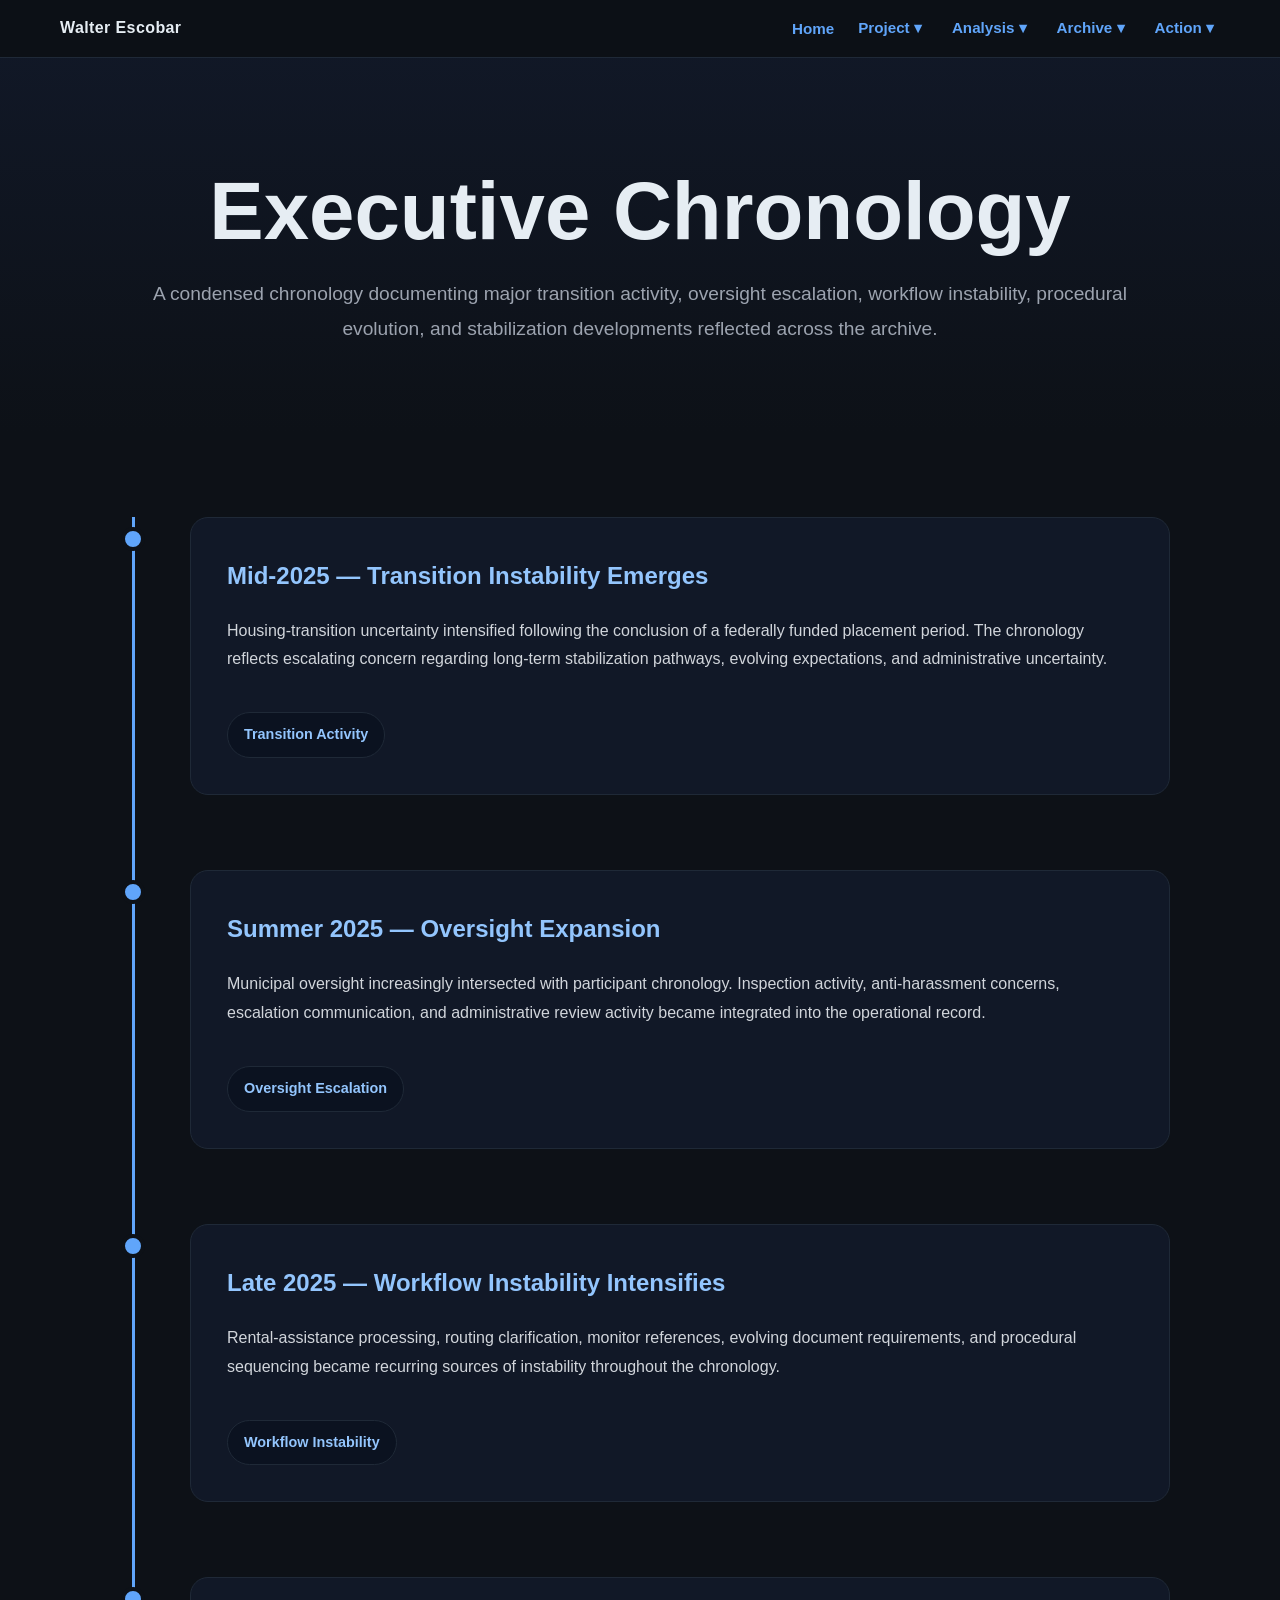
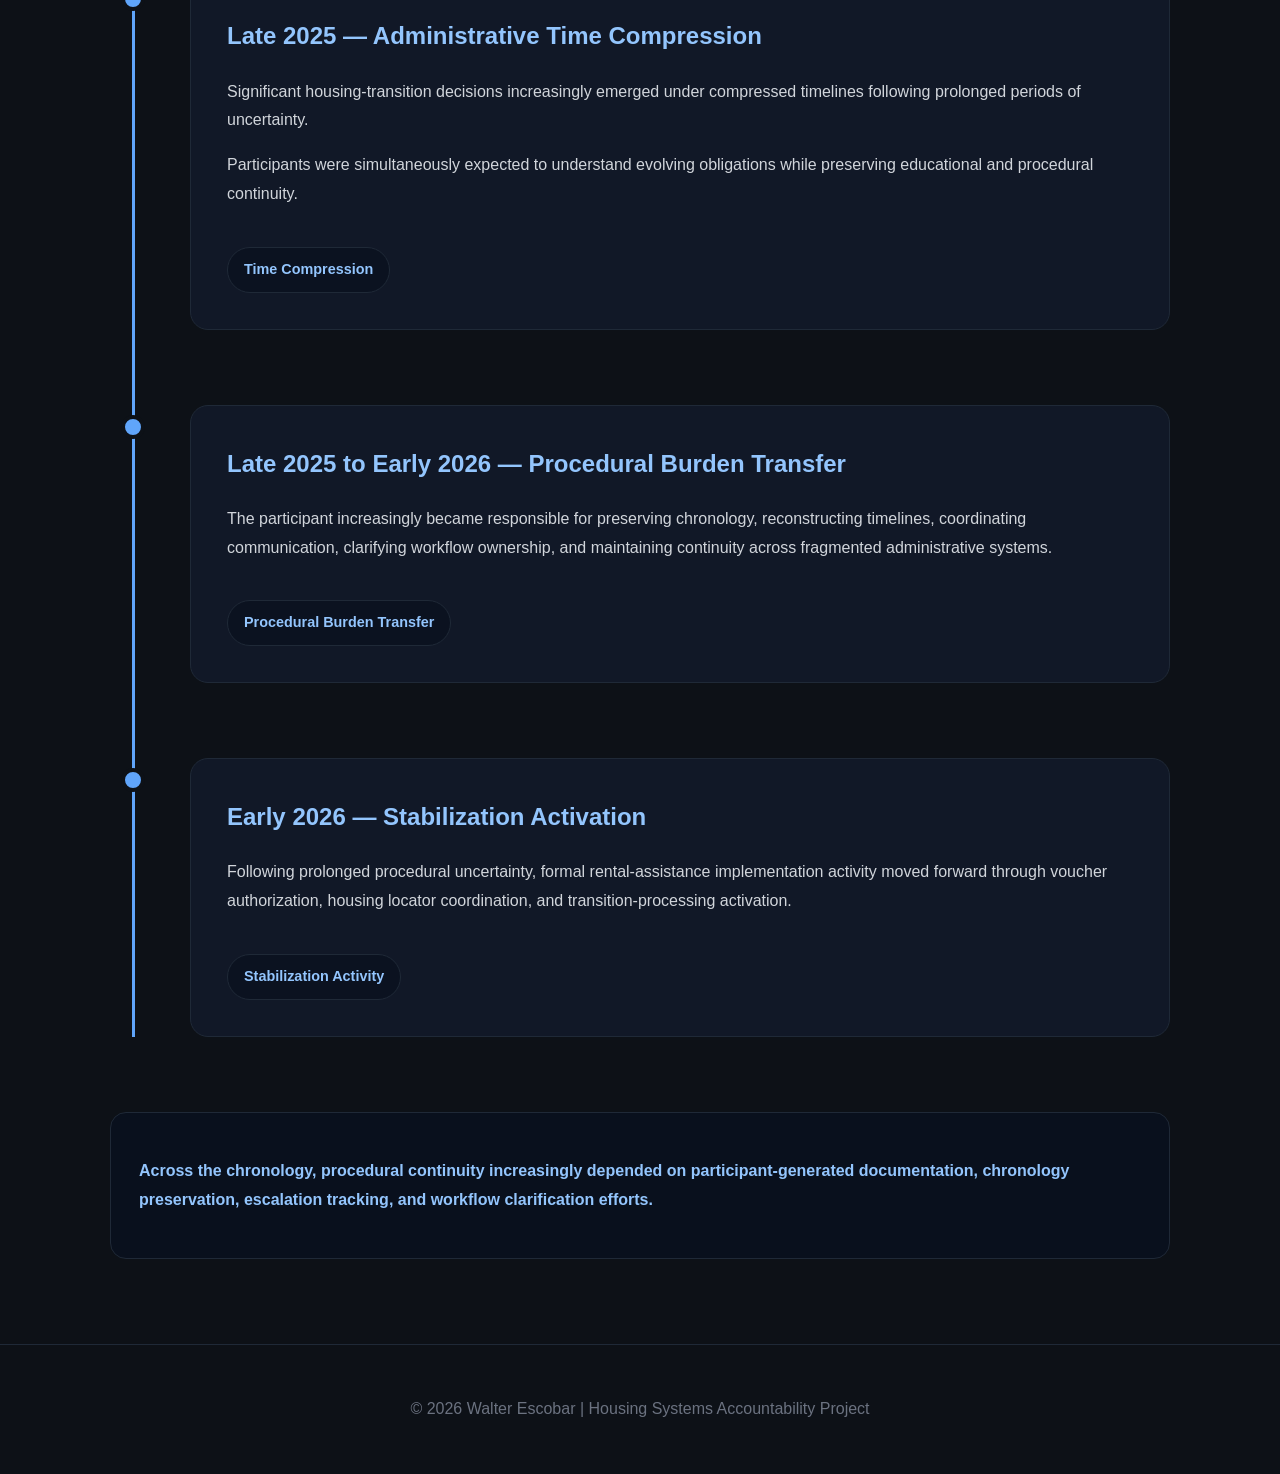
<file: executive-chronology.htmL>
<!DOCTYPE html>
<html lang="en">
<head>
<meta charset="UTF-8" />
<meta name="viewport" content="width=device-width, initial-scale=1.0"/>

<title>Executive Chronology | Walter Escobar</title>

<style>
:root{
  --bg:#0d1117;
  --panel:#111827;
  --panel2:#0b1220;
  --text:#e6edf3;
  --muted:#9ca3af;
  --soft:#d1d5db;
  --blue:#60a5fa;
  --blue2:#93c5fd;
  --line:#1f2937;
}

*{
  box-sizing:border-box;
}

html{
  scroll-behavior:smooth;
}

body{
  margin:0;
  background:var(--bg);
  color:var(--text);
  font-family:Arial,sans-serif;
  line-height:1.8;
}

nav{
  position:sticky;
  top:0;
  z-index:999;
  background:rgba(13,17,23,.96);
  backdrop-filter:blur(10px);
  border-bottom:1px solid var(--line);
}

.nav-wrap{
  max-width:1200px;
  margin:auto;
  padding:14px 20px;
  display:flex;
  justify-content:space-between;
  align-items:center;
}

.logo{
  color:var(--text);
  text-decoration:none;
  font-weight:bold;
  letter-spacing:.4px;
}

.menu{
  display:flex;
  gap:18px;
  align-items:center;
}

.menu a,
.dropbtn{
  color:var(--blue);
  text-decoration:none;
  font-weight:bold;
  background:none;
  border:none;
  cursor:pointer;
  font-size:.95rem;
}

.menu a:hover,
.dropbtn:hover{
  color:var(--blue2);
}

.dropdown{
  position:relative;
}

.dropdown-content{
  display:none;
  position:absolute;
  top:100%;
  left:0;
  min-width:240px;
  background:var(--panel);
  border:1px solid var(--line);
  border-radius:12px;
  padding:10px 0;
  box-shadow:0 18px 35px rgba(0,0,0,.35);
}

.dropdown-content a{
  display:block;
  padding:10px 16px;
  color:var(--soft);
}

.dropdown-content a:hover{
  background:var(--panel2);
  color:var(--blue2);
}

.dropdown:hover .dropdown-content{
  display:block;
}

.menu-toggle{
  display:none;
}

.menu-icon{
  display:none;
  font-size:1.6rem;
  color:var(--blue);
  cursor:pointer;
}

.hero{
  padding:110px 20px 85px;
  text-align:center;
  background:
  linear-gradient(to bottom, rgba(17,24,39,.96), rgba(13,17,23,1));
}

.hero h1{
  font-size:clamp(2.8rem,7vw,5.1rem);
  margin:0 0 24px;
  line-height:1.05;
}

.hero p{
  max-width:980px;
  margin:auto;
  color:var(--muted);
  font-size:1.2rem;
}

.container{
  max-width:1100px;
  margin:auto;
  padding:85px 20px;
}

.timeline{
  position:relative;
}

.timeline::before{
  content:"";
  position:absolute;
  left:22px;
  top:0;
  bottom:0;
  width:3px;
  background:var(--blue);
}

.item{
  position:relative;
  padding-left:80px;
  margin-bottom:75px;
}

.dot{
  position:absolute;
  left:11px;
  top:10px;
  width:24px;
  height:24px;
  border-radius:50%;
  background:var(--blue);
  border:4px solid var(--bg);
}

.card{
  background:var(--panel);
  border:1px solid var(--line);
  border-radius:18px;
  padding:36px;
}

.card h2{
  margin-top:0;
  color:var(--blue2);
}

.card p{
  color:var(--soft);
}

.tag{
  display:inline-block;
  margin-top:22px;
  background:var(--panel2);
  border:1px solid var(--line);
  color:var(--blue2);
  padding:9px 16px;
  border-radius:999px;
  font-size:.9rem;
  font-weight:bold;
}

.statement{
  margin-top:45px;
  background:#09101d;
  border:1px solid var(--line);
  border-radius:16px;
  padding:28px;
}

.highlight{
  color:var(--blue2);
  font-weight:bold;
}

footer{
  text-align:center;
  padding:50px 20px;
  border-top:1px solid var(--line);
  color:#6b7280;
}

@media(max-width:800px){

  .nav-wrap{
    flex-wrap:wrap;
  }

  .menu-icon{
    display:block;
  }

  .menu{
    display:none;
    width:100%;
    flex-direction:column;
    align-items:flex-start;
    padding-top:16px;
  }

  .menu-toggle:checked ~ .menu{
    display:flex;
  }

  .dropdown{
    width:100%;
  }

  .dropbtn{
    padding:8px 0;
  }

  .dropdown-content{
    position:static;
    display:block;
    border:none;
    box-shadow:none;
    background:transparent;
    padding-left:14px;
  }

  .dropdown-content a{
    padding:8px 0;
  }

  .hero{
    padding:95px 20px 80px;
  }

  .timeline::before{
    left:12px;
  }

  .item{
    padding-left:48px;
  }

  .dot{
    left:1px;
  }
}
</style>
</head>

<body>

<nav>

  <div class="nav-wrap">

    <a href="index.html" class="logo">
      Walter Escobar
    </a>

    <input type="checkbox" id="menu-toggle" class="menu-toggle">

    <label for="menu-toggle" class="menu-icon">
      ☰
    </label>

    <div class="menu">

      <a href="index.html">Home</a>

      <div class="dropdown">

        <button class="dropbtn">
          Project ▾
        </button>

        <div class="dropdown-content">
          <a href="casestudy.html">Case Study</a>
          <a href="participant-perspective.html">Participant Perspective</a>
          <a href="methodology.html">Methodology</a>
        </div>

      </div>

      <div class="dropdown">

        <button class="dropbtn">
          Analysis ▾
        </button>

        <div class="dropdown-content">
          <a href="executive-chronology.html">Executive Chronology</a>
          <a href="systems-themes.html">Systems Themes</a>
          <a href="documented-contradictions.html">Documented Contradictions</a>
          <a href="analysis.html">Analysis</a>
          <a href="key-findings.html">Key Findings</a>
        </div>

      </div>

      <div class="dropdown">

        <button class="dropbtn">
          Archive ▾
        </button>

        <div class="dropdown-content">
          <a href="timeline.html">Timeline</a>
          <a href="evidence.html">Evidence</a>
        </div>

      </div>

      <div class="dropdown">

        <button class="dropbtn">
          Action ▾
        </button>

        <div class="dropdown-content">
          <a href="initiatives.html">Initiatives</a>
          <a href="contact.html">Contact</a>
        </div>

      </div>

    </div>

  </div>

</nav>

<section class="hero">

  <h1>
    Executive Chronology
  </h1>

  <p>
    A condensed chronology documenting major transition activity,
    oversight escalation,
    workflow instability,
    procedural evolution,
    and stabilization developments reflected across the archive.
  </p>

</section>

<div class="container">

  <div class="timeline">

    <div class="item">

      <div class="dot"></div>

      <div class="card">

        <h2>Mid-2025 — Transition Instability Emerges</h2>

        <p>
          Housing-transition uncertainty intensified following the conclusion of a federally funded placement period.
          The chronology reflects escalating concern regarding long-term stabilization pathways,
          evolving expectations,
          and administrative uncertainty.
        </p>

        <div class="tag">
          Transition Activity
        </div>

      </div>

    </div>

    <div class="item">

      <div class="dot"></div>

      <div class="card">

        <h2>Summer 2025 — Oversight Expansion</h2>

        <p>
          Municipal oversight increasingly intersected with participant chronology.
          Inspection activity,
          anti-harassment concerns,
          escalation communication,
          and administrative review activity became integrated into the operational record.
        </p>

        <div class="tag">
          Oversight Escalation
        </div>

      </div>

    </div>

    <div class="item">

      <div class="dot"></div>

      <div class="card">

        <h2>Late 2025 — Workflow Instability Intensifies</h2>

        <p>
          Rental-assistance processing,
          routing clarification,
          monitor references,
          evolving document requirements,
          and procedural sequencing became recurring sources of instability throughout the chronology.
        </p>

        <div class="tag">
          Workflow Instability
        </div>

      </div>

    </div>

    <div class="item">

      <div class="dot"></div>

      <div class="card">

        <h2>Late 2025 — Administrative Time Compression</h2>

        <p>
          Significant housing-transition decisions increasingly emerged under compressed timelines following prolonged periods of uncertainty.
        </p>

        <p>
          Participants were simultaneously expected to understand evolving obligations while preserving educational and procedural continuity.
        </p>

        <div class="tag">
          Time Compression
        </div>

      </div>

    </div>

    <div class="item">

      <div class="dot"></div>

      <div class="card">

        <h2>Late 2025 to Early 2026 — Procedural Burden Transfer</h2>

        <p>
          The participant increasingly became responsible for preserving chronology,
          reconstructing timelines,
          coordinating communication,
          clarifying workflow ownership,
          and maintaining continuity across fragmented administrative systems.
        </p>

        <div class="tag">
          Procedural Burden Transfer
        </div>

      </div>

    </div>

    <div class="item">

      <div class="dot"></div>

      <div class="card">

        <h2>Early 2026 — Stabilization Activation</h2>

        <p>
          Following prolonged procedural uncertainty,
          formal rental-assistance implementation activity moved forward through voucher authorization,
          housing locator coordination,
          and transition-processing activation.
        </p>

        <div class="tag">
          Stabilization Activity
        </div>

      </div>

    </div>

  </div>

  <div class="statement">

    <p class="highlight">
      Across the chronology,
      procedural continuity increasingly depended on participant-generated documentation,
      chronology preservation,
      escalation tracking,
      and workflow clarification efforts.
    </p>

  </div>

</div>

<footer>
  © 2026 Walter Escobar | Housing Systems Accountability Project
</footer>

</body>
</html>
</file>
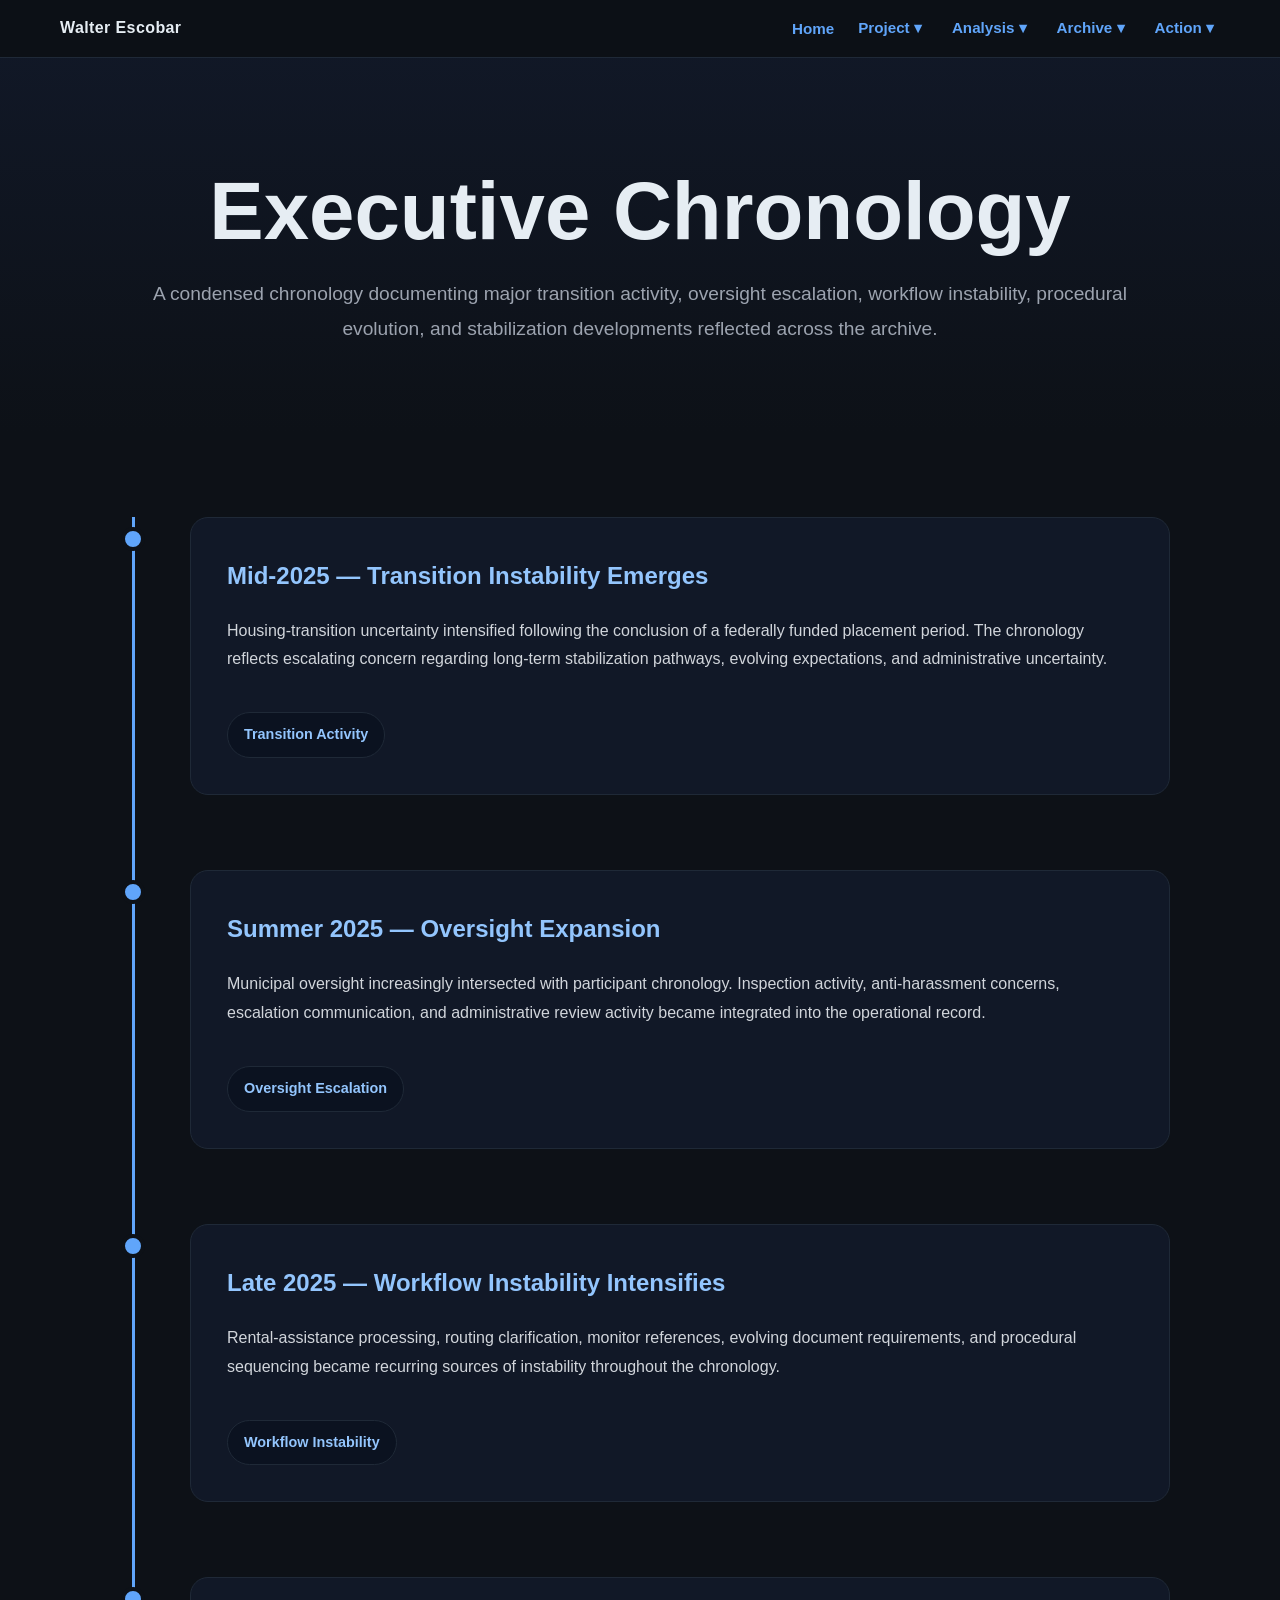
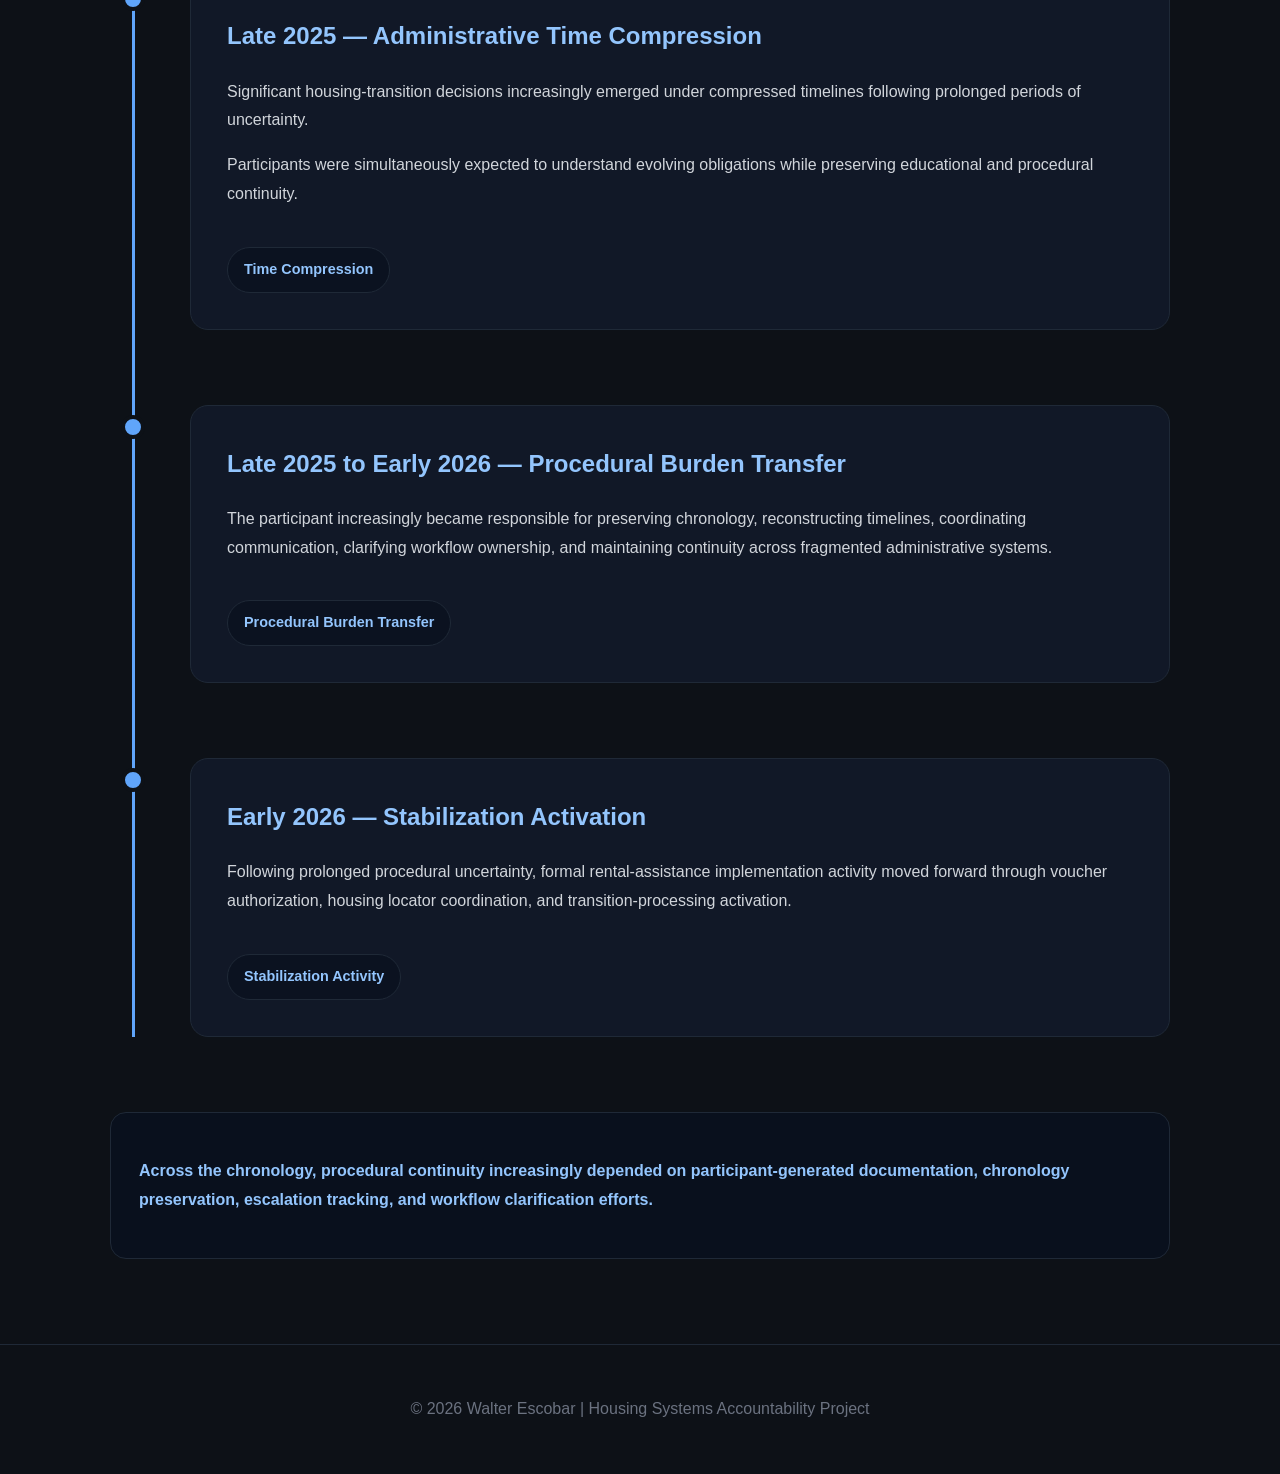
<file: executive-chronology.html>
<!DOCTYPE html>
<html lang="en">
<head>
<meta charset="UTF-8" />
<meta name="viewport" content="width=device-width, initial-scale=1.0"/>

<title>Executive Chronology | Walter Escobar</title>

<style>
:root{
  --bg:#0d1117;
  --panel:#111827;
  --panel2:#0b1220;
  --text:#e6edf3;
  --muted:#9ca3af;
  --soft:#d1d5db;
  --blue:#60a5fa;
  --blue2:#93c5fd;
  --line:#1f2937;
}

*{
  box-sizing:border-box;
}

html{
  scroll-behavior:smooth;
}

body{
  margin:0;
  background:var(--bg);
  color:var(--text);
  font-family:Arial,sans-serif;
  line-height:1.8;
}

nav{
  position:sticky;
  top:0;
  z-index:999;
  background:rgba(13,17,23,.96);
  backdrop-filter:blur(10px);
  border-bottom:1px solid var(--line);
}

.nav-wrap{
  max-width:1200px;
  margin:auto;
  padding:14px 20px;
  display:flex;
  justify-content:space-between;
  align-items:center;
}

.logo{
  color:var(--text);
  text-decoration:none;
  font-weight:bold;
  letter-spacing:.4px;
}

.menu{
  display:flex;
  gap:18px;
  align-items:center;
}

.menu a,
.dropbtn{
  color:var(--blue);
  text-decoration:none;
  font-weight:bold;
  background:none;
  border:none;
  cursor:pointer;
  font-size:.95rem;
}

.menu a:hover,
.dropbtn:hover{
  color:var(--blue2);
}

.dropdown{
  position:relative;
}

.dropdown-content{
  display:none;
  position:absolute;
  top:100%;
  left:0;
  min-width:240px;
  background:var(--panel);
  border:1px solid var(--line);
  border-radius:12px;
  padding:10px 0;
  box-shadow:0 18px 35px rgba(0,0,0,.35);
}

.dropdown-content a{
  display:block;
  padding:10px 16px;
  color:var(--soft);
}

.dropdown-content a:hover{
  background:var(--panel2);
  color:var(--blue2);
}

.dropdown:hover .dropdown-content{
  display:block;
}

.menu-toggle{
  display:none;
}

.menu-icon{
  display:none;
  font-size:1.6rem;
  color:var(--blue);
  cursor:pointer;
}

.hero{
  padding:110px 20px 85px;
  text-align:center;
  background:
  linear-gradient(to bottom, rgba(17,24,39,.96), rgba(13,17,23,1));
}

.hero h1{
  font-size:clamp(2.8rem,7vw,5.1rem);
  margin:0 0 24px;
  line-height:1.05;
}

.hero p{
  max-width:980px;
  margin:auto;
  color:var(--muted);
  font-size:1.2rem;
}

.container{
  max-width:1100px;
  margin:auto;
  padding:85px 20px;
}

.timeline{
  position:relative;
}

.timeline::before{
  content:"";
  position:absolute;
  left:22px;
  top:0;
  bottom:0;
  width:3px;
  background:var(--blue);
}

.item{
  position:relative;
  padding-left:80px;
  margin-bottom:75px;
}

.dot{
  position:absolute;
  left:11px;
  top:10px;
  width:24px;
  height:24px;
  border-radius:50%;
  background:var(--blue);
  border:4px solid var(--bg);
}

.card{
  background:var(--panel);
  border:1px solid var(--line);
  border-radius:18px;
  padding:36px;
}

.card h2{
  margin-top:0;
  color:var(--blue2);
}

.card p{
  color:var(--soft);
}

.tag{
  display:inline-block;
  margin-top:22px;
  background:var(--panel2);
  border:1px solid var(--line);
  color:var(--blue2);
  padding:9px 16px;
  border-radius:999px;
  font-size:.9rem;
  font-weight:bold;
}

.statement{
  margin-top:45px;
  background:#09101d;
  border:1px solid var(--line);
  border-radius:16px;
  padding:28px;
}

.highlight{
  color:var(--blue2);
  font-weight:bold;
}

footer{
  text-align:center;
  padding:50px 20px;
  border-top:1px solid var(--line);
  color:#6b7280;
}

@media(max-width:800px){

  .nav-wrap{
    flex-wrap:wrap;
  }

  .menu-icon{
    display:block;
  }

  .menu{
    display:none;
    width:100%;
    flex-direction:column;
    align-items:flex-start;
    padding-top:16px;
  }

  .menu-toggle:checked ~ .menu{
    display:flex;
  }

  .dropdown{
    width:100%;
  }

  .dropbtn{
    padding:8px 0;
  }

  .dropdown-content{
    position:static;
    display:block;
    border:none;
    box-shadow:none;
    background:transparent;
    padding-left:14px;
  }

  .dropdown-content a{
    padding:8px 0;
  }

  .hero{
    padding:95px 20px 80px;
  }

  .timeline::before{
    left:12px;
  }

  .item{
    padding-left:48px;
  }

  .dot{
    left:1px;
  }
}
</style>
</head>

<body>

<nav>

  <div class="nav-wrap">

    <a href="index.html" class="logo">
      Walter Escobar
    </a>

    <input type="checkbox" id="menu-toggle" class="menu-toggle">

    <label for="menu-toggle" class="menu-icon">
      ☰
    </label>

    <div class="menu">

      <a href="index.html">Home</a>

      <div class="dropdown">

        <button class="dropbtn">
          Project ▾
        </button>

        <div class="dropdown-content">
          <a href="casestudy.html">Case Study</a>
          <a href="participant-perspective.html">Participant Perspective</a>
          <a href="methodology.html">Methodology</a>
        </div>

      </div>

      <div class="dropdown">

        <button class="dropbtn">
          Analysis ▾
        </button>

        <div class="dropdown-content">
          <a href="executive-chronology.html">Executive Chronology</a>
          <a href="systems-themes.html">Systems Themes</a>
          <a href="documented-contradictions.html">Documented Contradictions</a>
          <a href="analysis.html">Analysis</a>
          <a href="key-findings.html">Key Findings</a>
        </div>

      </div>

      <div class="dropdown">

        <button class="dropbtn">
          Archive ▾
        </button>

        <div class="dropdown-content">
          <a href="timeline.html">Timeline</a>
          <a href="evidence.html">Evidence</a>
        </div>

      </div>

      <div class="dropdown">

        <button class="dropbtn">
          Action ▾
        </button>

        <div class="dropdown-content">
          <a href="initiatives.html">Initiatives</a>
          <a href="contact.html">Contact</a>
        </div>

      </div>

    </div>

  </div>

</nav>

<section class="hero">

  <h1>
    Executive Chronology
  </h1>

  <p>
    A condensed chronology documenting major transition activity,
    oversight escalation,
    workflow instability,
    procedural evolution,
    and stabilization developments reflected across the archive.
  </p>

</section>

<div class="container">

  <div class="timeline">

    <div class="item">

      <div class="dot"></div>

      <div class="card">

        <h2>Mid-2025 — Transition Instability Emerges</h2>

        <p>
          Housing-transition uncertainty intensified following the conclusion of a federally funded placement period.
          The chronology reflects escalating concern regarding long-term stabilization pathways,
          evolving expectations,
          and administrative uncertainty.
        </p>

        <div class="tag">
          Transition Activity
        </div>

      </div>

    </div>

    <div class="item">

      <div class="dot"></div>

      <div class="card">

        <h2>Summer 2025 — Oversight Expansion</h2>

        <p>
          Municipal oversight increasingly intersected with participant chronology.
          Inspection activity,
          anti-harassment concerns,
          escalation communication,
          and administrative review activity became integrated into the operational record.
        </p>

        <div class="tag">
          Oversight Escalation
        </div>

      </div>

    </div>

    <div class="item">

      <div class="dot"></div>

      <div class="card">

        <h2>Late 2025 — Workflow Instability Intensifies</h2>

        <p>
          Rental-assistance processing,
          routing clarification,
          monitor references,
          evolving document requirements,
          and procedural sequencing became recurring sources of instability throughout the chronology.
        </p>

        <div class="tag">
          Workflow Instability
        </div>

      </div>

    </div>

    <div class="item">

      <div class="dot"></div>

      <div class="card">

        <h2>Late 2025 — Administrative Time Compression</h2>

        <p>
          Significant housing-transition decisions increasingly emerged under compressed timelines following prolonged periods of uncertainty.
        </p>

        <p>
          Participants were simultaneously expected to understand evolving obligations while preserving educational and procedural continuity.
        </p>

        <div class="tag">
          Time Compression
        </div>

      </div>

    </div>

    <div class="item">

      <div class="dot"></div>

      <div class="card">

        <h2>Late 2025 to Early 2026 — Procedural Burden Transfer</h2>

        <p>
          The participant increasingly became responsible for preserving chronology,
          reconstructing timelines,
          coordinating communication,
          clarifying workflow ownership,
          and maintaining continuity across fragmented administrative systems.
        </p>

        <div class="tag">
          Procedural Burden Transfer
        </div>

      </div>

    </div>

    <div class="item">

      <div class="dot"></div>

      <div class="card">

        <h2>Early 2026 — Stabilization Activation</h2>

        <p>
          Following prolonged procedural uncertainty,
          formal rental-assistance implementation activity moved forward through voucher authorization,
          housing locator coordination,
          and transition-processing activation.
        </p>

        <div class="tag">
          Stabilization Activity
        </div>

      </div>

    </div>

  </div>

  <div class="statement">

    <p class="highlight">
      Across the chronology,
      procedural continuity increasingly depended on participant-generated documentation,
      chronology preservation,
      escalation tracking,
      and workflow clarification efforts.
    </p>

  </div>

</div>

<footer>
  © 2026 Walter Escobar | Housing Systems Accountability Project
</footer>

</body>
</html>
</file>
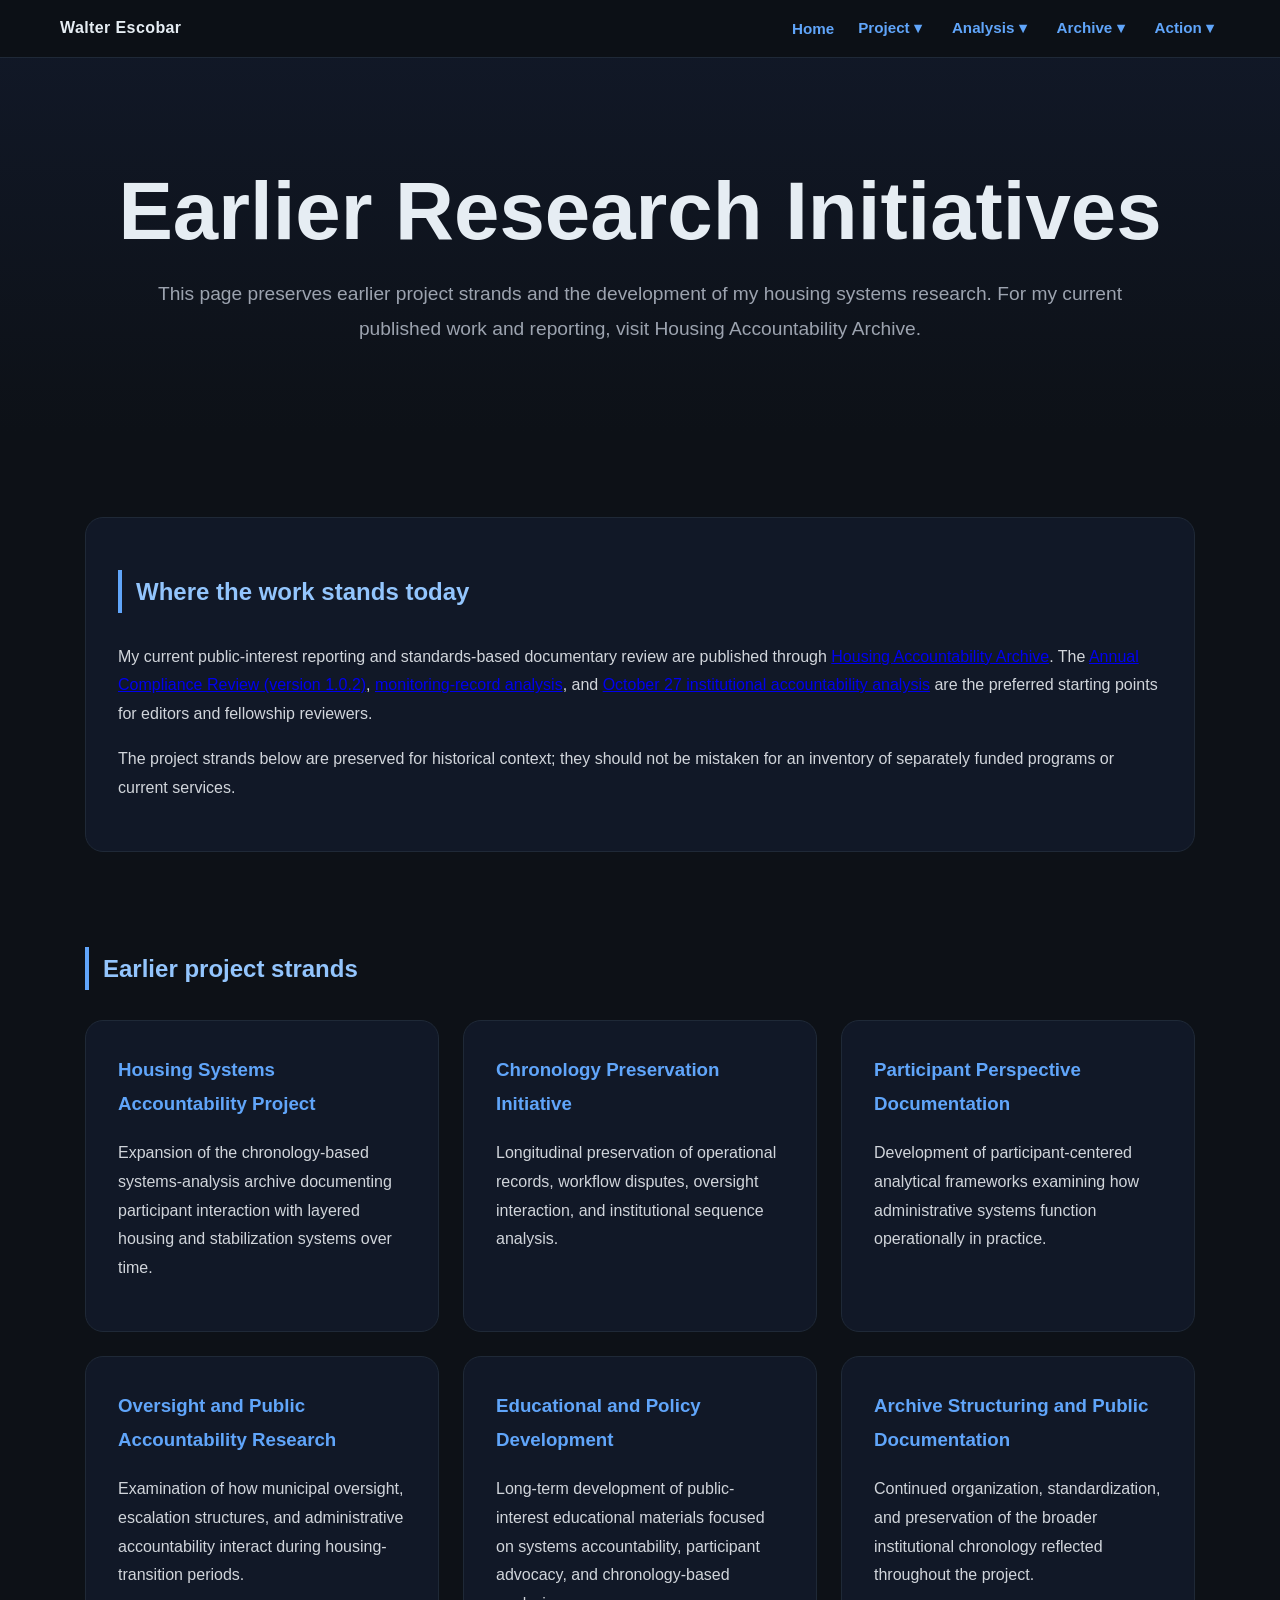
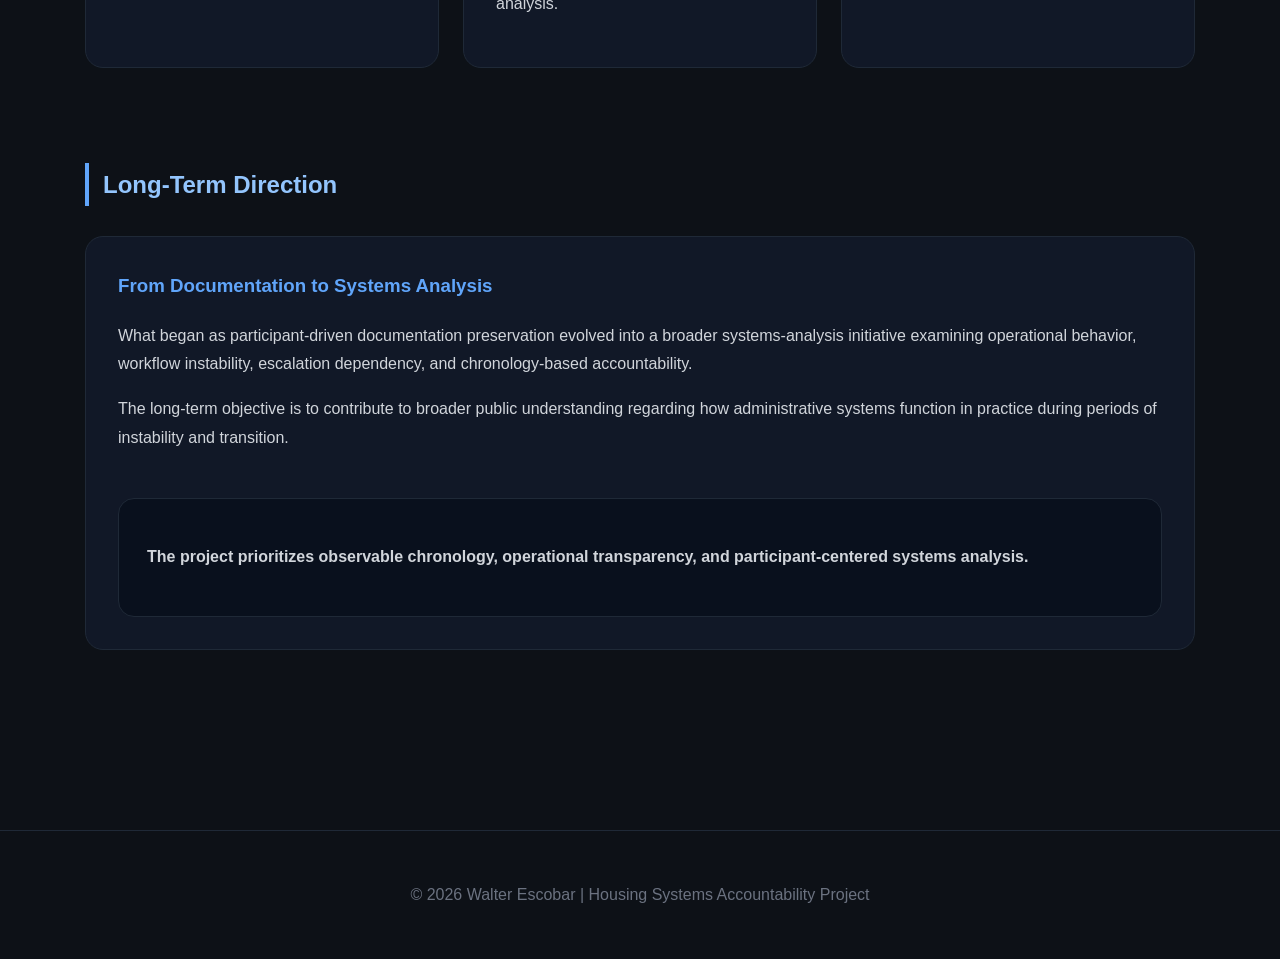
<file: initiatives.html>
<!DOCTYPE html>
<html lang="en">
<head>
<meta charset="UTF-8" />
<meta name="viewport" content="width=device-width, initial-scale=1.0"/>

<title>Initiatives | Walter Escobar</title>

<style>
:root{
  --bg:#0d1117;
  --panel:#111827;
  --panel2:#0b1220;
  --text:#e6edf3;
  --muted:#9ca3af;
  --soft:#d1d5db;
  --blue:#60a5fa;
  --blue2:#93c5fd;
  --line:#1f2937;
}

*{
  box-sizing:border-box;
}

html{
  scroll-behavior:smooth;
}

body{
  margin:0;
  background:var(--bg);
  color:var(--text);
  font-family:Arial,sans-serif;
  line-height:1.8;
}

nav{
  position:sticky;
  top:0;
  z-index:999;
  background:rgba(13,17,23,.96);
  backdrop-filter:blur(10px);
  border-bottom:1px solid var(--line);
}

.nav-wrap{
  max-width:1200px;
  margin:auto;
  padding:14px 20px;
  display:flex;
  justify-content:space-between;
  align-items:center;
}

.logo{
  color:var(--text);
  text-decoration:none;
  font-weight:bold;
  letter-spacing:.4px;
}

.menu{
  display:flex;
  gap:18px;
  align-items:center;
}

.menu a,
.dropbtn{
  color:var(--blue);
  text-decoration:none;
  font-weight:bold;
  background:none;
  border:none;
  cursor:pointer;
  font-size:.95rem;
}

.menu a:hover,
.dropbtn:hover{
  color:var(--blue2);
}

.dropdown{
  position:relative;
}

.dropdown-content{
  display:none;
  position:absolute;
  top:100%;
  left:0;
  min-width:240px;
  background:var(--panel);
  border:1px solid var(--line);
  border-radius:12px;
  padding:10px 0;
  box-shadow:0 18px 35px rgba(0,0,0,.35);
}

.dropdown-content a{
  display:block;
  padding:10px 16px;
  color:var(--soft);
}

.dropdown-content a:hover{
  background:var(--panel2);
  color:var(--blue2);
}

.dropdown:hover .dropdown-content{
  display:block;
}

.menu-toggle{
  display:none;
}

.menu-icon{
  display:none;
  font-size:1.6rem;
  color:var(--blue);
  cursor:pointer;
}

.hero{
  padding:110px 20px 85px;
  text-align:center;
  background:
  linear-gradient(to bottom, rgba(17,24,39,.96), rgba(13,17,23,1));
}

.hero h1{
  font-size:clamp(2.8rem,7vw,5.1rem);
  margin:0 0 24px;
  line-height:1.05;
}

.hero p{
  max-width:980px;
  margin:auto;
  color:var(--muted);
  font-size:1.2rem;
}

.container{
  max-width:1150px;
  margin:auto;
  padding:85px 20px;
}

.section{
  margin-bottom:95px;
}

.section h2{
  color:var(--blue2);
  border-left:4px solid var(--blue);
  padding-left:14px;
  margin-bottom:30px;
}

.grid{
  display:grid;
  grid-template-columns:repeat(auto-fit,minmax(300px,1fr));
  gap:24px;
}

.card{
  background:var(--panel);
  border:1px solid var(--line);
  border-radius:18px;
  padding:32px;
}

.card h3{
  margin-top:0;
  color:var(--blue);
}

.card p,
.card li{
  color:var(--soft);
}

ul{
  padding-left:22px;
}

li{
  margin-bottom:10px;
}

.statement{
  margin-top:45px;
  background:#09101d;
  border:1px solid var(--line);
  border-radius:16px;
  padding:28px;
}

.highlight{
  color:var(--blue2);
  font-weight:bold;
}

footer{
  text-align:center;
  padding:50px 20px;
  border-top:1px solid var(--line);
  color:#6b7280;
}

@media(max-width:800px){

  .nav-wrap{
    flex-wrap:wrap;
  }

  .menu-icon{
    display:block;
  }

  .menu{
    display:none;
    width:100%;
    flex-direction:column;
    align-items:flex-start;
    padding-top:16px;
  }

  .menu-toggle:checked ~ .menu{
    display:flex;
  }

  .dropdown{
    width:100%;
  }

  .dropbtn{
    padding:8px 0;
  }

  .dropdown-content{
    position:static;
    display:block;
    border:none;
    box-shadow:none;
    background:transparent;
    padding-left:14px;
  }

  .dropdown-content a{
    padding:8px 0;
  }

  .hero{
    padding:95px 20px 80px;
  }
}
</style>
</head>

<body>

<nav>

  <div class="nav-wrap">

    <a href="index.html" class="logo">
      Walter Escobar
    </a>

    <input type="checkbox" id="menu-toggle" class="menu-toggle">

    <label for="menu-toggle" class="menu-icon">
      ☰
    </label>

    <div class="menu">

      <a href="index.html">Home</a>

      <div class="dropdown">

        <button class="dropbtn">
          Project ▾
        </button>

        <div class="dropdown-content">
          <a href="casestudy.html">Case Study</a>
          <a href="participant-perspective.html">Participant Perspective</a>
          <a href="methodology.html">Methodology</a>
        </div>

      </div>

      <div class="dropdown">

        <button class="dropbtn">
          Analysis ▾
        </button>

        <div class="dropdown-content">
          <a href="executive-chronology.html">Executive Chronology</a>
          <a href="systems-themes.html">Systems Themes</a>
          <a href="documented-contradictions.html">Documented Contradictions</a>
          <a href="analysis.html">Analysis</a>
          <a href="key-findings.html">Key Findings</a>
        </div>

      </div>

      <div class="dropdown">

        <button class="dropbtn">
          Archive ▾
        </button>

        <div class="dropdown-content">
          <a href="timeline.html">Timeline</a>
          <a href="evidence.html">Evidence</a>
        </div>

      </div>

      <div class="dropdown">

        <button class="dropbtn">
          Action ▾
        </button>

        <div class="dropdown-content">
          <a href="initiatives.html">Initiatives</a>
          <a href="contact.html">Contact</a>
        </div>

      </div>

    </div>

  </div>

</nav>

<section class="hero">

  <h1>
    Earlier Research Initiatives
  </h1>

  <p>
    This page preserves earlier project strands and the development of my housing systems research. For my current published work and reporting, visit Housing Accountability Archive.
  </p>

</section>

<div class="container">

  <section class="section" aria-label="Current publication">
    <div class="card">
      <h2>Where the work stands today</h2>
      <p>My current public-interest reporting and standards-based documentary review are published through <a href="https://housingaccountabilityarchive.org/">Housing Accountability Archive</a>. The <a href="https://housingaccountabilityarchive.org/current-review.html">Annual Compliance Review (version 1.0.2)</a>, <a href="https://housingaccountabilityarchive.org/lahd-monitoring-no-concerns.html">monitoring-record analysis</a>, and <a href="https://housingaccountabilityarchive.org/housing-oversight-requirements-implementation-enforcement.html">October 27 institutional accountability analysis</a> are the preferred starting points for editors and fellowship reviewers.</p>
      <p>The project strands below are preserved for historical context; they should not be mistaken for an inventory of separately funded programs or current services.</p>
    </div>
  </section>

  <section class="section">

    <h2>Earlier project strands</h2>

    <div class="grid">

      <div class="card">

        <h3>
          Housing Systems Accountability Project
        </h3>

        <p>
          Expansion of the chronology-based systems-analysis archive documenting participant interaction with layered housing and stabilization systems over time.
        </p>

      </div>

      <div class="card">

        <h3>
          Chronology Preservation Initiative
        </h3>

        <p>
          Longitudinal preservation of operational records,
          workflow disputes,
          oversight interaction,
          and institutional sequence analysis.
        </p>

      </div>

      <div class="card">

        <h3>
          Participant Perspective Documentation
        </h3>

        <p>
          Development of participant-centered analytical frameworks examining how administrative systems function operationally in practice.
        </p>

      </div>

      <div class="card">

        <h3>
          Oversight and Public Accountability Research
        </h3>

        <p>
          Examination of how municipal oversight,
          escalation structures,
          and administrative accountability interact during housing-transition periods.
        </p>

      </div>

      <div class="card">

        <h3>
          Educational and Policy Development
        </h3>

        <p>
          Long-term development of public-interest educational materials focused on systems accountability,
          participant advocacy,
          and chronology-based analysis.
        </p>

      </div>

      <div class="card">

        <h3>
          Archive Structuring and Public Documentation
        </h3>

        <p>
          Continued organization,
          standardization,
          and preservation of the broader institutional chronology reflected throughout the project.
        </p>

      </div>

    </div>

  </section>

  <section class="section">

    <h2>Long-Term Direction</h2>

    <div class="card">

      <h3>
        From Documentation to Systems Analysis
      </h3>

      <p>
        What began as participant-driven documentation preservation evolved into a broader systems-analysis initiative examining operational behavior,
        workflow instability,
        escalation dependency,
        and chronology-based accountability.
      </p>

      <p>
        The long-term objective is to contribute to broader public understanding regarding how administrative systems function in practice during periods of instability and transition.
      </p>

      <div class="statement">

        <p class="highlight">
          The project prioritizes observable chronology,
          operational transparency,
          and participant-centered systems analysis.
        </p>

      </div>

    </div>

  </section>

</div>

<footer>
  © 2026 Walter Escobar | Housing Systems Accountability Project
</footer>

</body>
</html>
</file>
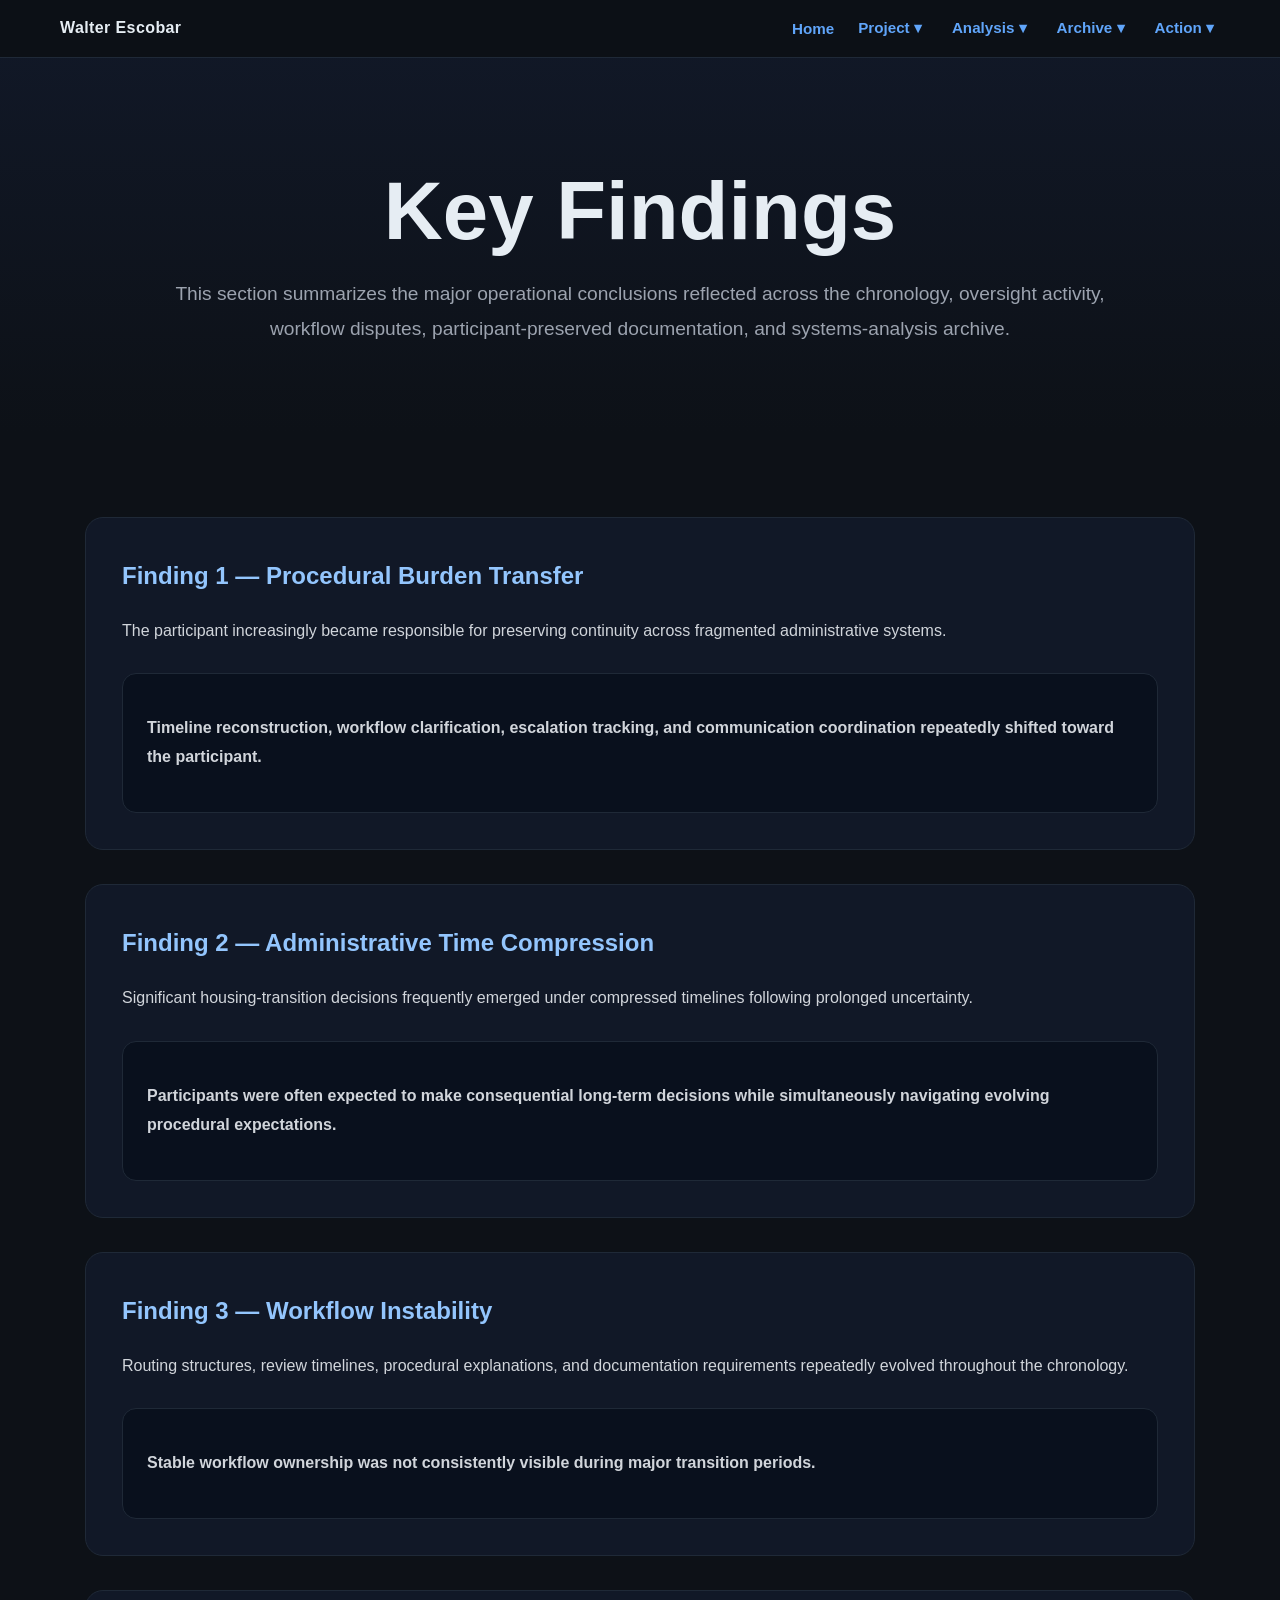
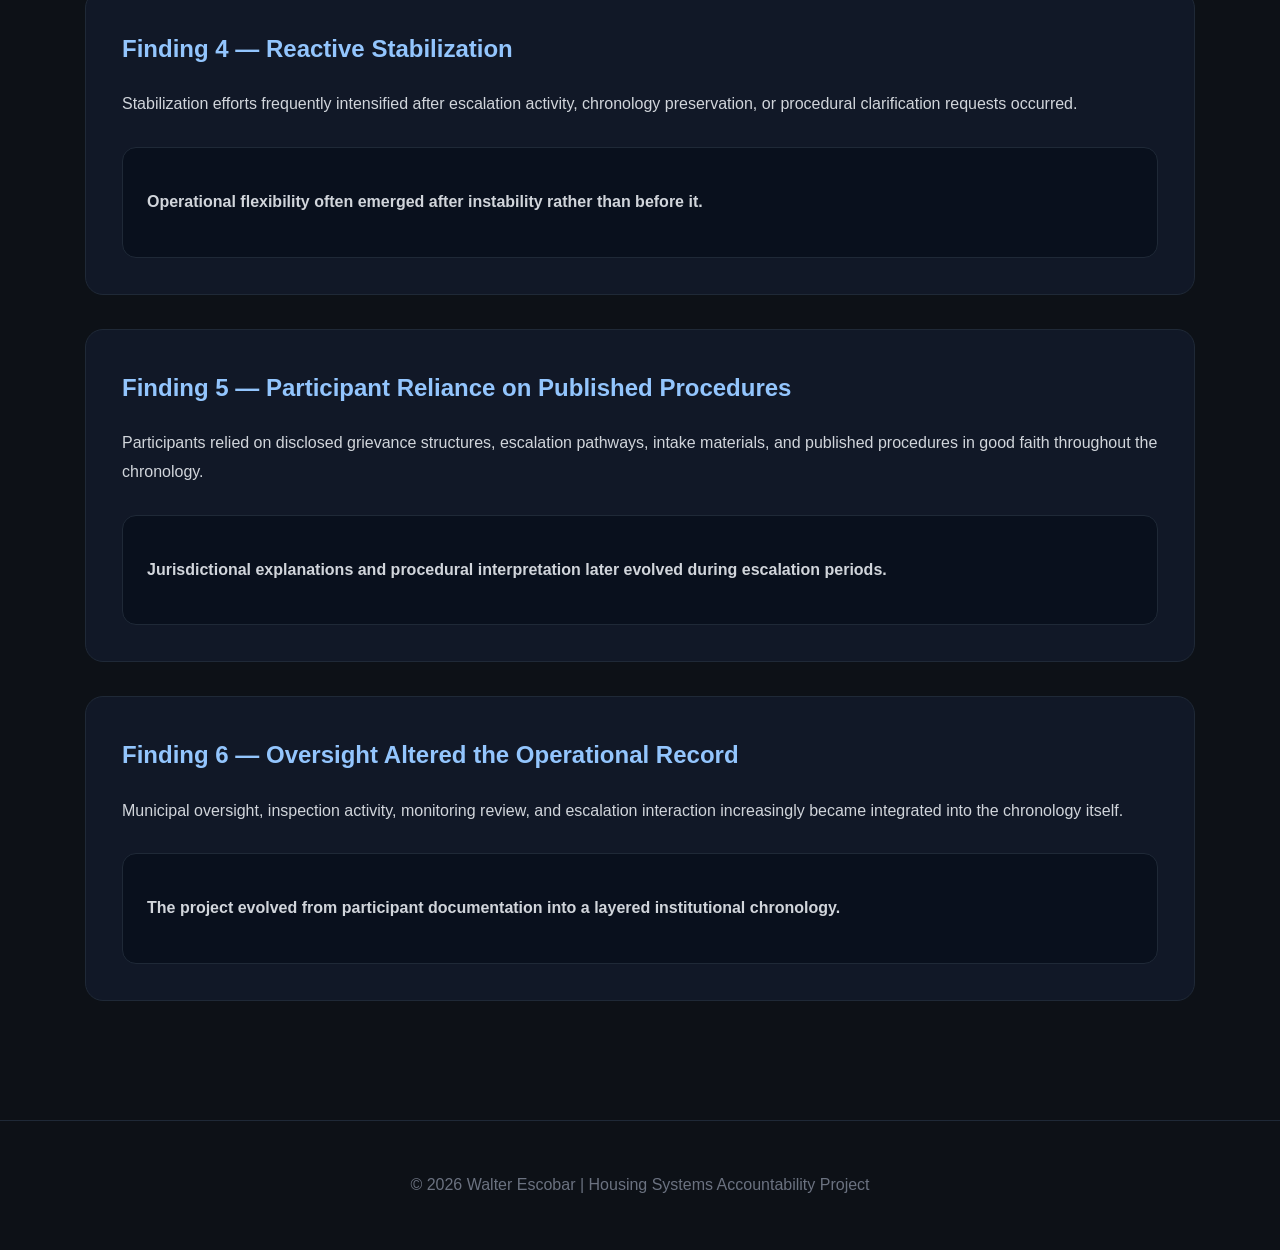
<file: key-findings.html>
<!DOCTYPE html>
<html lang="en">
<head>
<meta charset="UTF-8" />
<meta name="viewport" content="width=device-width, initial-scale=1.0"/>

<title>Key Findings | Walter Escobar</title>

<style>
:root{
  --bg:#0d1117;
  --panel:#111827;
  --panel2:#0b1220;
  --text:#e6edf3;
  --muted:#9ca3af;
  --soft:#d1d5db;
  --blue:#60a5fa;
  --blue2:#93c5fd;
  --line:#1f2937;
}

*{
  box-sizing:border-box;
}

html{
  scroll-behavior:smooth;
}

body{
  margin:0;
  background:var(--bg);
  color:var(--text);
  font-family:Arial,sans-serif;
  line-height:1.8;
}

nav{
  position:sticky;
  top:0;
  z-index:999;
  background:rgba(13,17,23,.96);
  backdrop-filter:blur(10px);
  border-bottom:1px solid var(--line);
}

.nav-wrap{
  max-width:1200px;
  margin:auto;
  padding:14px 20px;
  display:flex;
  justify-content:space-between;
  align-items:center;
}

.logo{
  color:var(--text);
  text-decoration:none;
  font-weight:bold;
  letter-spacing:.4px;
}

.menu{
  display:flex;
  gap:18px;
  align-items:center;
}

.menu a,
.dropbtn{
  color:var(--blue);
  text-decoration:none;
  font-weight:bold;
  background:none;
  border:none;
  cursor:pointer;
  font-size:.95rem;
}

.menu a:hover,
.dropbtn:hover{
  color:var(--blue2);
}

.dropdown{
  position:relative;
}

.dropdown-content{
  display:none;
  position:absolute;
  top:100%;
  left:0;
  min-width:240px;
  background:var(--panel);
  border:1px solid var(--line);
  border-radius:12px;
  padding:10px 0;
  box-shadow:0 18px 35px rgba(0,0,0,.35);
}

.dropdown-content a{
  display:block;
  padding:10px 16px;
  color:var(--soft);
}

.dropdown-content a:hover{
  background:var(--panel2);
  color:var(--blue2);
}

.dropdown:hover .dropdown-content{
  display:block;
}

.menu-toggle{
  display:none;
}

.menu-icon{
  display:none;
  font-size:1.6rem;
  color:var(--blue);
  cursor:pointer;
}

.hero{
  padding:110px 20px 85px;
  text-align:center;
  background:
  linear-gradient(to bottom, rgba(17,24,39,.96), rgba(13,17,23,1));
}

.hero h1{
  font-size:clamp(2.8rem,7vw,5.1rem);
  margin:0 0 24px;
  line-height:1.05;
}

.hero p{
  max-width:980px;
  margin:auto;
  color:var(--muted);
  font-size:1.2rem;
}

.container{
  max-width:1150px;
  margin:auto;
  padding:85px 20px;
}

.finding{
  background:var(--panel);
  border:1px solid var(--line);
  border-radius:18px;
  padding:36px;
  margin-bottom:34px;
}

.finding h2{
  margin-top:0;
  color:var(--blue2);
}

.finding p{
  color:var(--soft);
}

.statement{
  margin-top:28px;
  background:#09101d;
  border:1px solid var(--line);
  border-radius:14px;
  padding:24px;
}

.highlight{
  color:var(--blue2);
  font-weight:bold;
}

footer{
  text-align:center;
  padding:50px 20px;
  border-top:1px solid var(--line);
  color:#6b7280;
}

@media(max-width:800px){

  .nav-wrap{
    flex-wrap:wrap;
  }

  .menu-icon{
    display:block;
  }

  .menu{
    display:none;
    width:100%;
    flex-direction:column;
    align-items:flex-start;
    padding-top:16px;
  }

  .menu-toggle:checked ~ .menu{
    display:flex;
  }

  .dropdown{
    width:100%;
  }

  .dropbtn{
    padding:8px 0;
  }

  .dropdown-content{
    position:static;
    display:block;
    border:none;
    box-shadow:none;
    background:transparent;
    padding-left:14px;
  }

  .dropdown-content a{
    padding:8px 0;
  }

  .hero{
    padding:95px 20px 80px;
  }
}
</style>
</head>

<body>

<nav>

  <div class="nav-wrap">

    <a href="index.html" class="logo">
      Walter Escobar
    </a>

    <input type="checkbox" id="menu-toggle" class="menu-toggle">

    <label for="menu-toggle" class="menu-icon">
      ☰
    </label>

    <div class="menu">

      <a href="index.html">Home</a>

      <div class="dropdown">

        <button class="dropbtn">
          Project ▾
        </button>

        <div class="dropdown-content">
          <a href="casestudy.html">Case Study</a>
          <a href="participant-perspective.html">Participant Perspective</a>
          <a href="methodology.html">Methodology</a>
        </div>

      </div>

      <div class="dropdown">

        <button class="dropbtn">
          Analysis ▾
        </button>

        <div class="dropdown-content">
          <a href="executive-chronology.html">Executive Chronology</a>
          <a href="systems-themes.html">Systems Themes</a>
          <a href="documented-contradictions.html">Documented Contradictions</a>
          <a href="analysis.html">Analysis</a>
          <a href="key-findings.html">Key Findings</a>
        </div>

      </div>

      <div class="dropdown">

        <button class="dropbtn">
          Archive ▾
        </button>

        <div class="dropdown-content">
          <a href="timeline.html">Timeline</a>
          <a href="evidence.html">Evidence</a>
        </div>

      </div>

      <div class="dropdown">

        <button class="dropbtn">
          Action ▾
        </button>

        <div class="dropdown-content">
          <a href="initiatives.html">Initiatives</a>
          <a href="contact.html">Contact</a>
        </div>

      </div>

    </div>

  </div>

</nav>

<section class="hero">

  <h1>
    Key Findings
  </h1>

  <p>
    This section summarizes the major operational conclusions reflected across the chronology,
    oversight activity,
    workflow disputes,
    participant-preserved documentation,
    and systems-analysis archive.
  </p>

</section>

<div class="container">

  <div class="finding">

    <h2>Finding 1 — Procedural Burden Transfer</h2>

    <p>
      The participant increasingly became responsible for preserving continuity across fragmented administrative systems.
    </p>

    <div class="statement">

      <p class="highlight">
        Timeline reconstruction,
        workflow clarification,
        escalation tracking,
        and communication coordination repeatedly shifted toward the participant.
      </p>

    </div>

  </div>

  <div class="finding">

    <h2>Finding 2 — Administrative Time Compression</h2>

    <p>
      Significant housing-transition decisions frequently emerged under compressed timelines following prolonged uncertainty.
    </p>

    <div class="statement">

      <p class="highlight">
        Participants were often expected to make consequential long-term decisions while simultaneously navigating evolving procedural expectations.
      </p>

    </div>

  </div>

  <div class="finding">

    <h2>Finding 3 — Workflow Instability</h2>

    <p>
      Routing structures,
      review timelines,
      procedural explanations,
      and documentation requirements repeatedly evolved throughout the chronology.
    </p>

    <div class="statement">

      <p class="highlight">
        Stable workflow ownership was not consistently visible during major transition periods.
      </p>

    </div>

  </div>

  <div class="finding">

    <h2>Finding 4 — Reactive Stabilization</h2>

    <p>
      Stabilization efforts frequently intensified after escalation activity,
      chronology preservation,
      or procedural clarification requests occurred.
    </p>

    <div class="statement">

      <p class="highlight">
        Operational flexibility often emerged after instability rather than before it.
      </p>

    </div>

  </div>

  <div class="finding">

    <h2>Finding 5 — Participant Reliance on Published Procedures</h2>

    <p>
      Participants relied on disclosed grievance structures,
      escalation pathways,
      intake materials,
      and published procedures in good faith throughout the chronology.
    </p>

    <div class="statement">

      <p class="highlight">
        Jurisdictional explanations and procedural interpretation later evolved during escalation periods.
      </p>

    </div>

  </div>

  <div class="finding">

    <h2>Finding 6 — Oversight Altered the Operational Record</h2>

    <p>
      Municipal oversight,
      inspection activity,
      monitoring review,
      and escalation interaction increasingly became integrated into the chronology itself.
    </p>

    <div class="statement">

      <p class="highlight">
        The project evolved from participant documentation into a layered institutional chronology.
      </p>

    </div>

  </div>

</div>

<footer>
  © 2026 Walter Escobar | Housing Systems Accountability Project
</footer>

</body>
</html>
</file>
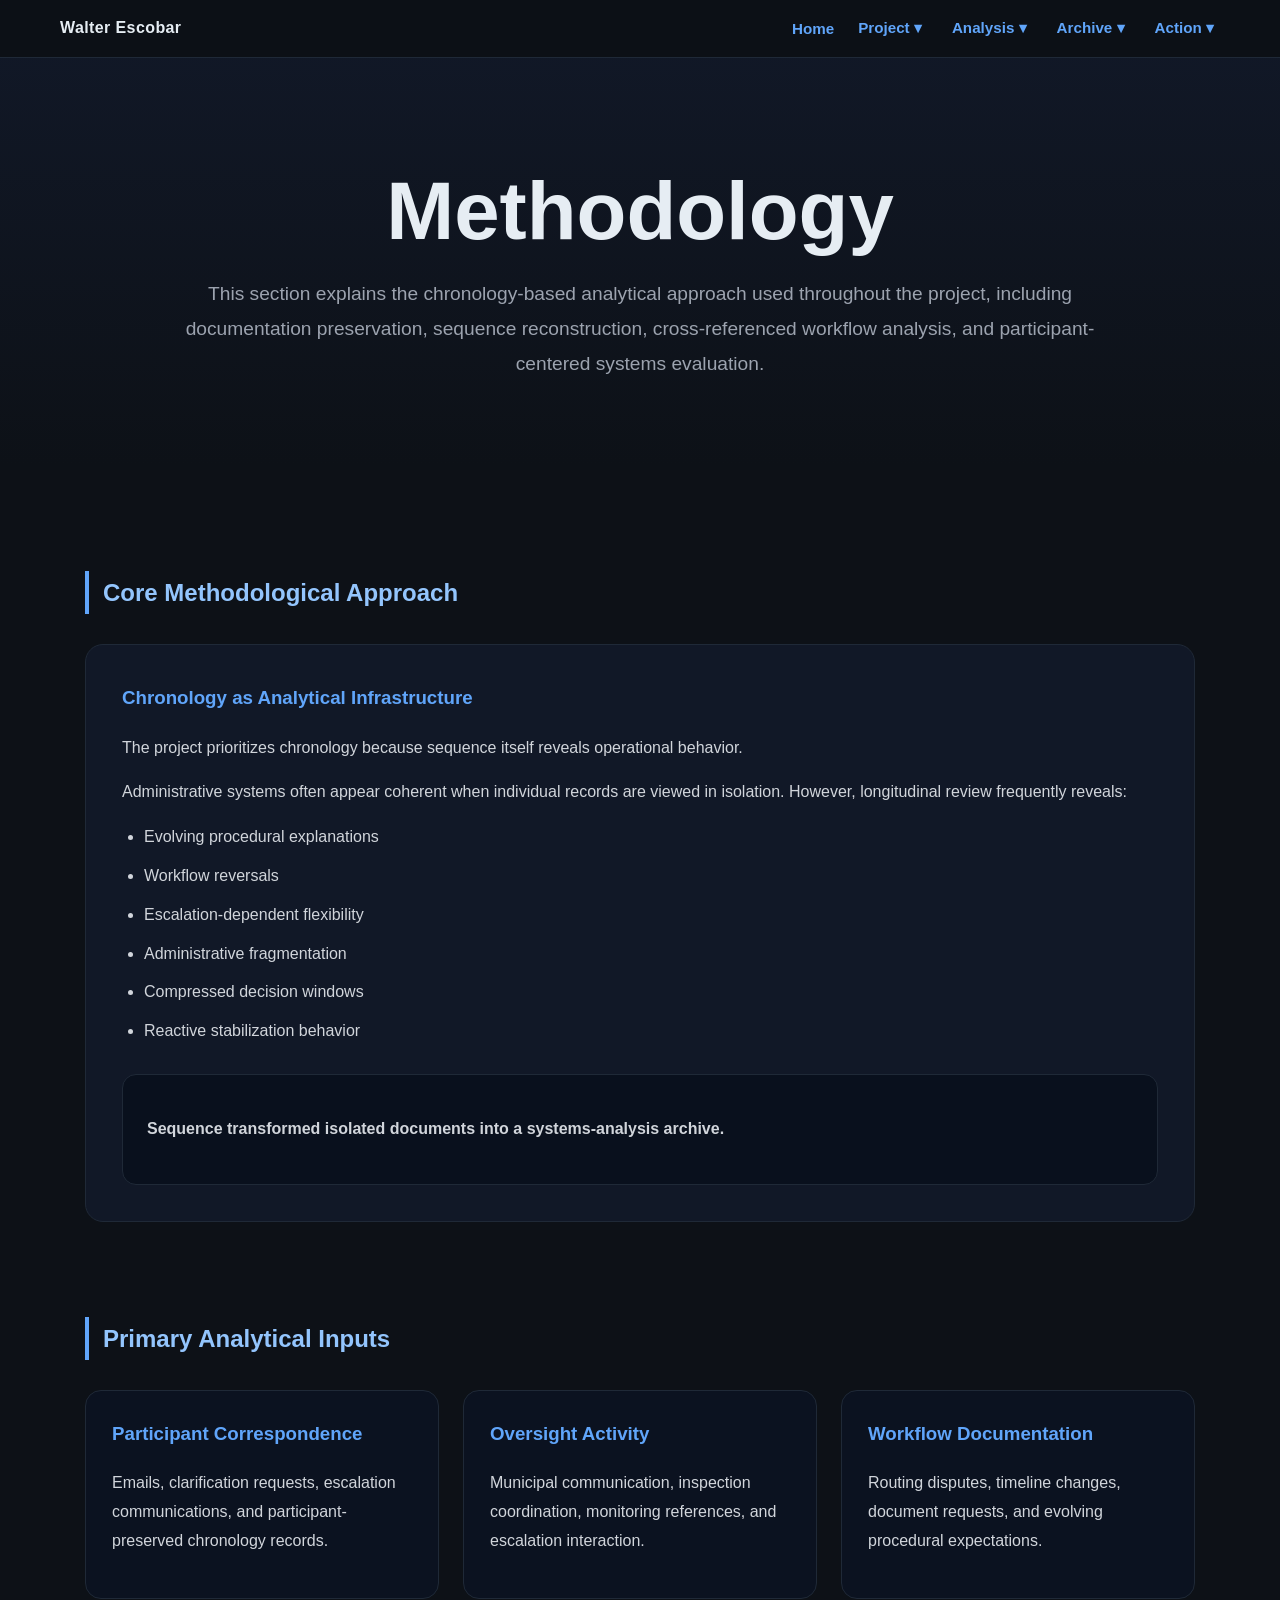
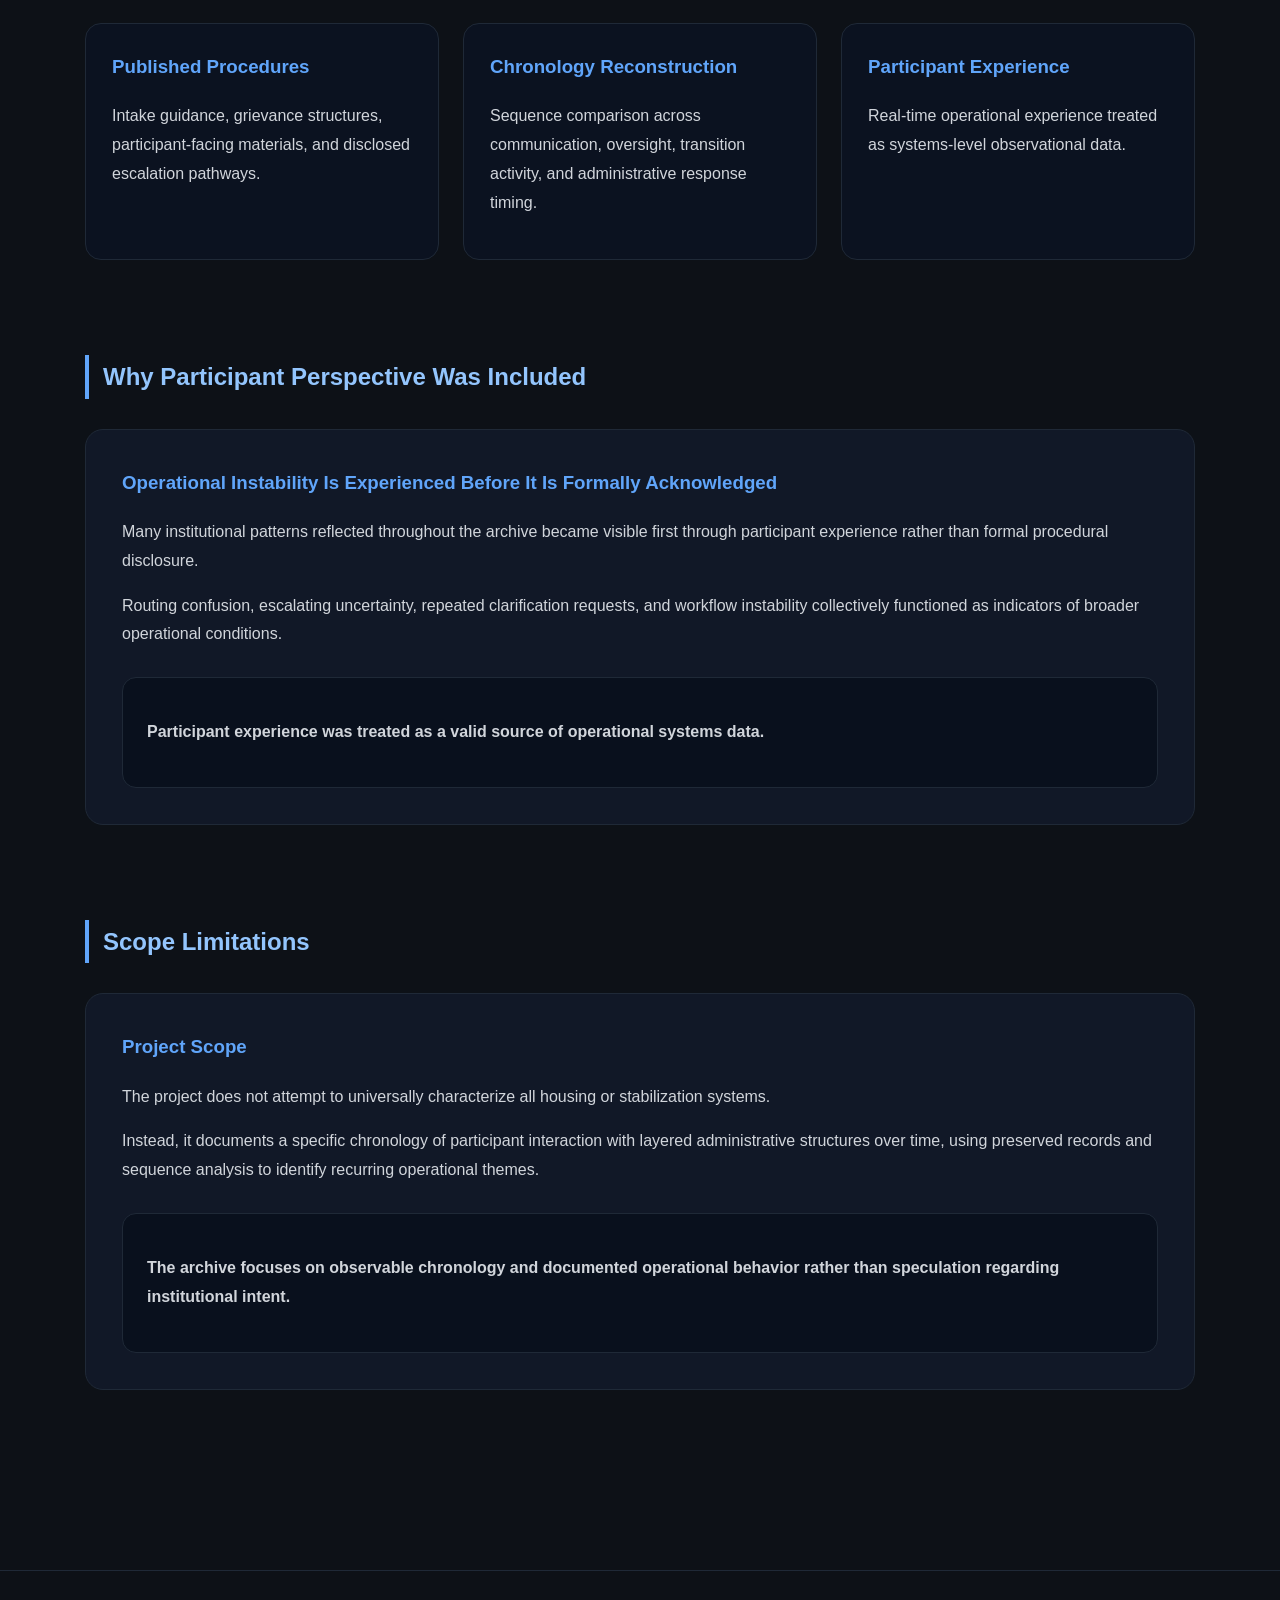
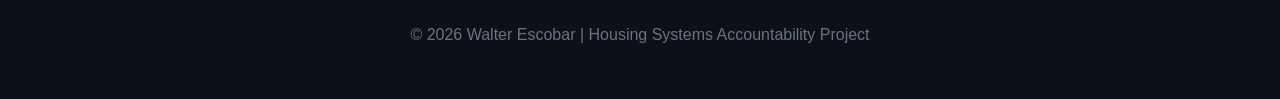
<file: methodology.html>
<!DOCTYPE html>
<html lang="en">
<head>
<meta charset="UTF-8" />
<meta name="viewport" content="width=device-width, initial-scale=1.0"/>

<title>Methodology | Walter Escobar</title>

<style>
:root{
  --bg:#0d1117;
  --panel:#111827;
  --panel2:#0b1220;
  --text:#e6edf3;
  --muted:#9ca3af;
  --soft:#d1d5db;
  --blue:#60a5fa;
  --blue2:#93c5fd;
  --line:#1f2937;
}

*{
  box-sizing:border-box;
}

html{
  scroll-behavior:smooth;
}

body{
  margin:0;
  background:var(--bg);
  color:var(--text);
  font-family:Arial,sans-serif;
  line-height:1.8;
}

nav{
  position:sticky;
  top:0;
  z-index:999;
  background:rgba(13,17,23,.96);
  backdrop-filter:blur(10px);
  border-bottom:1px solid var(--line);
}

.nav-wrap{
  max-width:1200px;
  margin:auto;
  padding:14px 20px;
  display:flex;
  justify-content:space-between;
  align-items:center;
}

.logo{
  color:var(--text);
  text-decoration:none;
  font-weight:bold;
  letter-spacing:.4px;
}

.menu{
  display:flex;
  gap:18px;
  align-items:center;
}

.menu a,
.dropbtn{
  color:var(--blue);
  text-decoration:none;
  font-weight:bold;
  background:none;
  border:none;
  cursor:pointer;
  font-size:.95rem;
}

.menu a:hover,
.dropbtn:hover{
  color:var(--blue2);
}

.dropdown{
  position:relative;
}

.dropdown-content{
  display:none;
  position:absolute;
  top:100%;
  left:0;
  min-width:240px;
  background:var(--panel);
  border:1px solid var(--line);
  border-radius:12px;
  padding:10px 0;
  box-shadow:0 18px 35px rgba(0,0,0,.35);
}

.dropdown-content a{
  display:block;
  padding:10px 16px;
  color:var(--soft);
}

.dropdown-content a:hover{
  background:var(--panel2);
  color:var(--blue2);
}

.dropdown:hover .dropdown-content{
  display:block;
}

.menu-toggle{
  display:none;
}

.menu-icon{
  display:none;
  font-size:1.6rem;
  color:var(--blue);
  cursor:pointer;
}

.hero{
  padding:110px 20px 85px;
  text-align:center;
  background:
  linear-gradient(to bottom, rgba(17,24,39,.96), rgba(13,17,23,1));
}

.hero h1{
  font-size:clamp(2.8rem,7vw,5.1rem);
  margin:0 0 24px;
  line-height:1.05;
}

.hero p{
  max-width:980px;
  margin:auto;
  color:var(--muted);
  font-size:1.2rem;
}

.container{
  max-width:1150px;
  margin:auto;
  padding:85px 20px;
}

.section{
  margin-bottom:95px;
}

.section h2{
  color:var(--blue2);
  border-left:4px solid var(--blue);
  padding-left:14px;
  margin-bottom:30px;
}

.card{
  background:var(--panel);
  border:1px solid var(--line);
  border-radius:18px;
  padding:36px;
}

.card h3{
  margin-top:0;
  color:var(--blue);
}

.card p,
.card li{
  color:var(--soft);
}

ul{
  padding-left:22px;
}

li{
  margin-bottom:10px;
}

.grid{
  display:grid;
  grid-template-columns:repeat(auto-fit,minmax(280px,1fr));
  gap:24px;
}

.grid-card{
  background:var(--panel2);
  border:1px solid var(--line);
  border-radius:16px;
  padding:26px;
}

.grid-card h3{
  margin-top:0;
  color:var(--blue);
}

.grid-card p{
  color:var(--soft);
}

.statement{
  margin-top:28px;
  background:#09101d;
  border:1px solid var(--line);
  border-radius:14px;
  padding:24px;
}

.highlight{
  color:var(--blue2);
  font-weight:bold;
}

footer{
  text-align:center;
  padding:50px 20px;
  border-top:1px solid var(--line);
  color:#6b7280;
}

@media(max-width:800px){

  .nav-wrap{
    flex-wrap:wrap;
  }

  .menu-icon{
    display:block;
  }

  .menu{
    display:none;
    width:100%;
    flex-direction:column;
    align-items:flex-start;
    padding-top:16px;
  }

  .menu-toggle:checked ~ .menu{
    display:flex;
  }

  .dropdown{
    width:100%;
  }

  .dropbtn{
    padding:8px 0;
  }

  .dropdown-content{
    position:static;
    display:block;
    border:none;
    box-shadow:none;
    background:transparent;
    padding-left:14px;
  }

  .dropdown-content a{
    padding:8px 0;
  }

  .hero{
    padding:95px 20px 80px;
  }
}
</style>
</head>

<body>

<nav>

  <div class="nav-wrap">

    <a href="index.html" class="logo">
      Walter Escobar
    </a>

    <input type="checkbox" id="menu-toggle" class="menu-toggle">

    <label for="menu-toggle" class="menu-icon">
      ☰
    </label>

    <div class="menu">

      <a href="index.html">Home</a>

      <div class="dropdown">

        <button class="dropbtn">
          Project ▾
        </button>

        <div class="dropdown-content">
          <a href="casestudy.html">Case Study</a>
          <a href="participant-perspective.html">Participant Perspective</a>
          <a href="methodology.html">Methodology</a>
        </div>

      </div>

      <div class="dropdown">

        <button class="dropbtn">
          Analysis ▾
        </button>

        <div class="dropdown-content">
          <a href="executive-chronology.html">Executive Chronology</a>
          <a href="systems-themes.html">Systems Themes</a>
          <a href="documented-contradictions.html">Documented Contradictions</a>
          <a href="analysis.html">Analysis</a>
          <a href="key-findings.html">Key Findings</a>
        </div>

      </div>

      <div class="dropdown">

        <button class="dropbtn">
          Archive ▾
        </button>

        <div class="dropdown-content">
          <a href="timeline.html">Timeline</a>
          <a href="evidence.html">Evidence</a>
        </div>

      </div>

      <div class="dropdown">

        <button class="dropbtn">
          Action ▾
        </button>

        <div class="dropdown-content">
          <a href="initiatives.html">Initiatives</a>
          <a href="contact.html">Contact</a>
        </div>

      </div>

    </div>

  </div>

</nav>

<section class="hero">

  <h1>
    Methodology
  </h1>

  <p>
    This section explains the chronology-based analytical approach used throughout the project,
    including documentation preservation,
    sequence reconstruction,
    cross-referenced workflow analysis,
    and participant-centered systems evaluation.
  </p>

</section>

<div class="container">

  <section class="section">

    <h2>Core Methodological Approach</h2>

    <div class="card">

      <h3>Chronology as Analytical Infrastructure</h3>

      <p>
        The project prioritizes chronology because sequence itself reveals operational behavior.
      </p>

      <p>
        Administrative systems often appear coherent when individual records are viewed in isolation.
        However,
        longitudinal review frequently reveals:
      </p>

      <ul>
        <li>Evolving procedural explanations</li>
        <li>Workflow reversals</li>
        <li>Escalation-dependent flexibility</li>
        <li>Administrative fragmentation</li>
        <li>Compressed decision windows</li>
        <li>Reactive stabilization behavior</li>
      </ul>

      <div class="statement">

        <p class="highlight">
          Sequence transformed isolated documents into a systems-analysis archive.
        </p>

      </div>

    </div>

  </section>

  <section class="section">

    <h2>Primary Analytical Inputs</h2>

    <div class="grid">

      <div class="grid-card">

        <h3>Participant Correspondence</h3>

        <p>
          Emails,
          clarification requests,
          escalation communications,
          and participant-preserved chronology records.
        </p>

      </div>

      <div class="grid-card">

        <h3>Oversight Activity</h3>

        <p>
          Municipal communication,
          inspection coordination,
          monitoring references,
          and escalation interaction.
        </p>

      </div>

      <div class="grid-card">

        <h3>Workflow Documentation</h3>

        <p>
          Routing disputes,
          timeline changes,
          document requests,
          and evolving procedural expectations.
        </p>

      </div>

      <div class="grid-card">

        <h3>Published Procedures</h3>

        <p>
          Intake guidance,
          grievance structures,
          participant-facing materials,
          and disclosed escalation pathways.
        </p>

      </div>

      <div class="grid-card">

        <h3>Chronology Reconstruction</h3>

        <p>
          Sequence comparison across communication,
          oversight,
          transition activity,
          and administrative response timing.
        </p>

      </div>

      <div class="grid-card">

        <h3>Participant Experience</h3>

        <p>
          Real-time operational experience treated as systems-level observational data.
        </p>

      </div>

    </div>

  </section>

  <section class="section">

    <h2>Why Participant Perspective Was Included</h2>

    <div class="card">

      <h3>Operational Instability Is Experienced Before It Is Formally Acknowledged</h3>

      <p>
        Many institutional patterns reflected throughout the archive became visible first through participant experience rather than formal procedural disclosure.
      </p>

      <p>
        Routing confusion,
        escalating uncertainty,
        repeated clarification requests,
        and workflow instability collectively functioned as indicators of broader operational conditions.
      </p>

      <div class="statement">

        <p class="highlight">
          Participant experience was treated as a valid source of operational systems data.
        </p>

      </div>

    </div>

  </section>

  <section class="section">

    <h2>Scope Limitations</h2>

    <div class="card">

      <h3>Project Scope</h3>

      <p>
        The project does not attempt to universally characterize all housing or stabilization systems.
      </p>

      <p>
        Instead,
        it documents a specific chronology of participant interaction with layered administrative structures over time,
        using preserved records and sequence analysis to identify recurring operational themes.
      </p>

      <div class="statement">

        <p class="highlight">
          The archive focuses on observable chronology and documented operational behavior rather than speculation regarding institutional intent.
        </p>

      </div>

    </div>

  </section>

</div>

<footer>
  © 2026 Walter Escobar | Housing Systems Accountability Project
</footer>

</body>
</html>
</file>
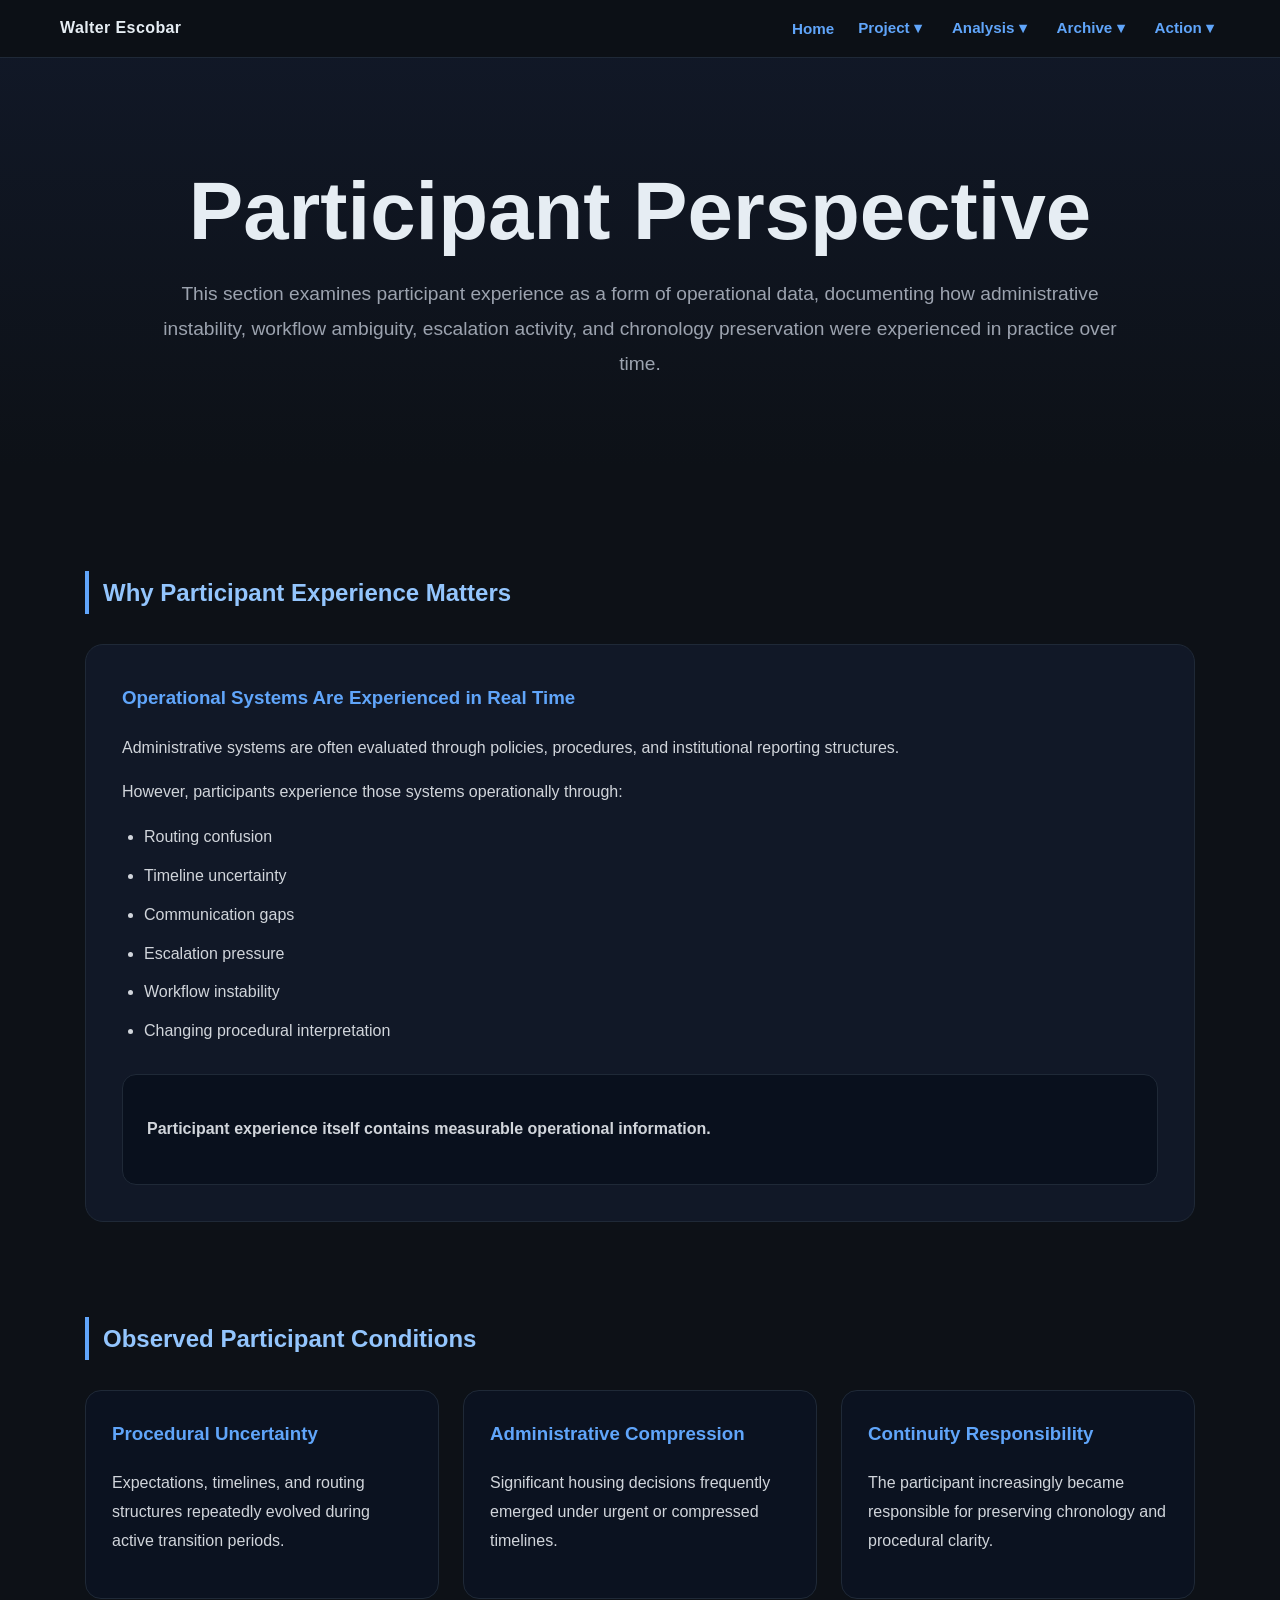
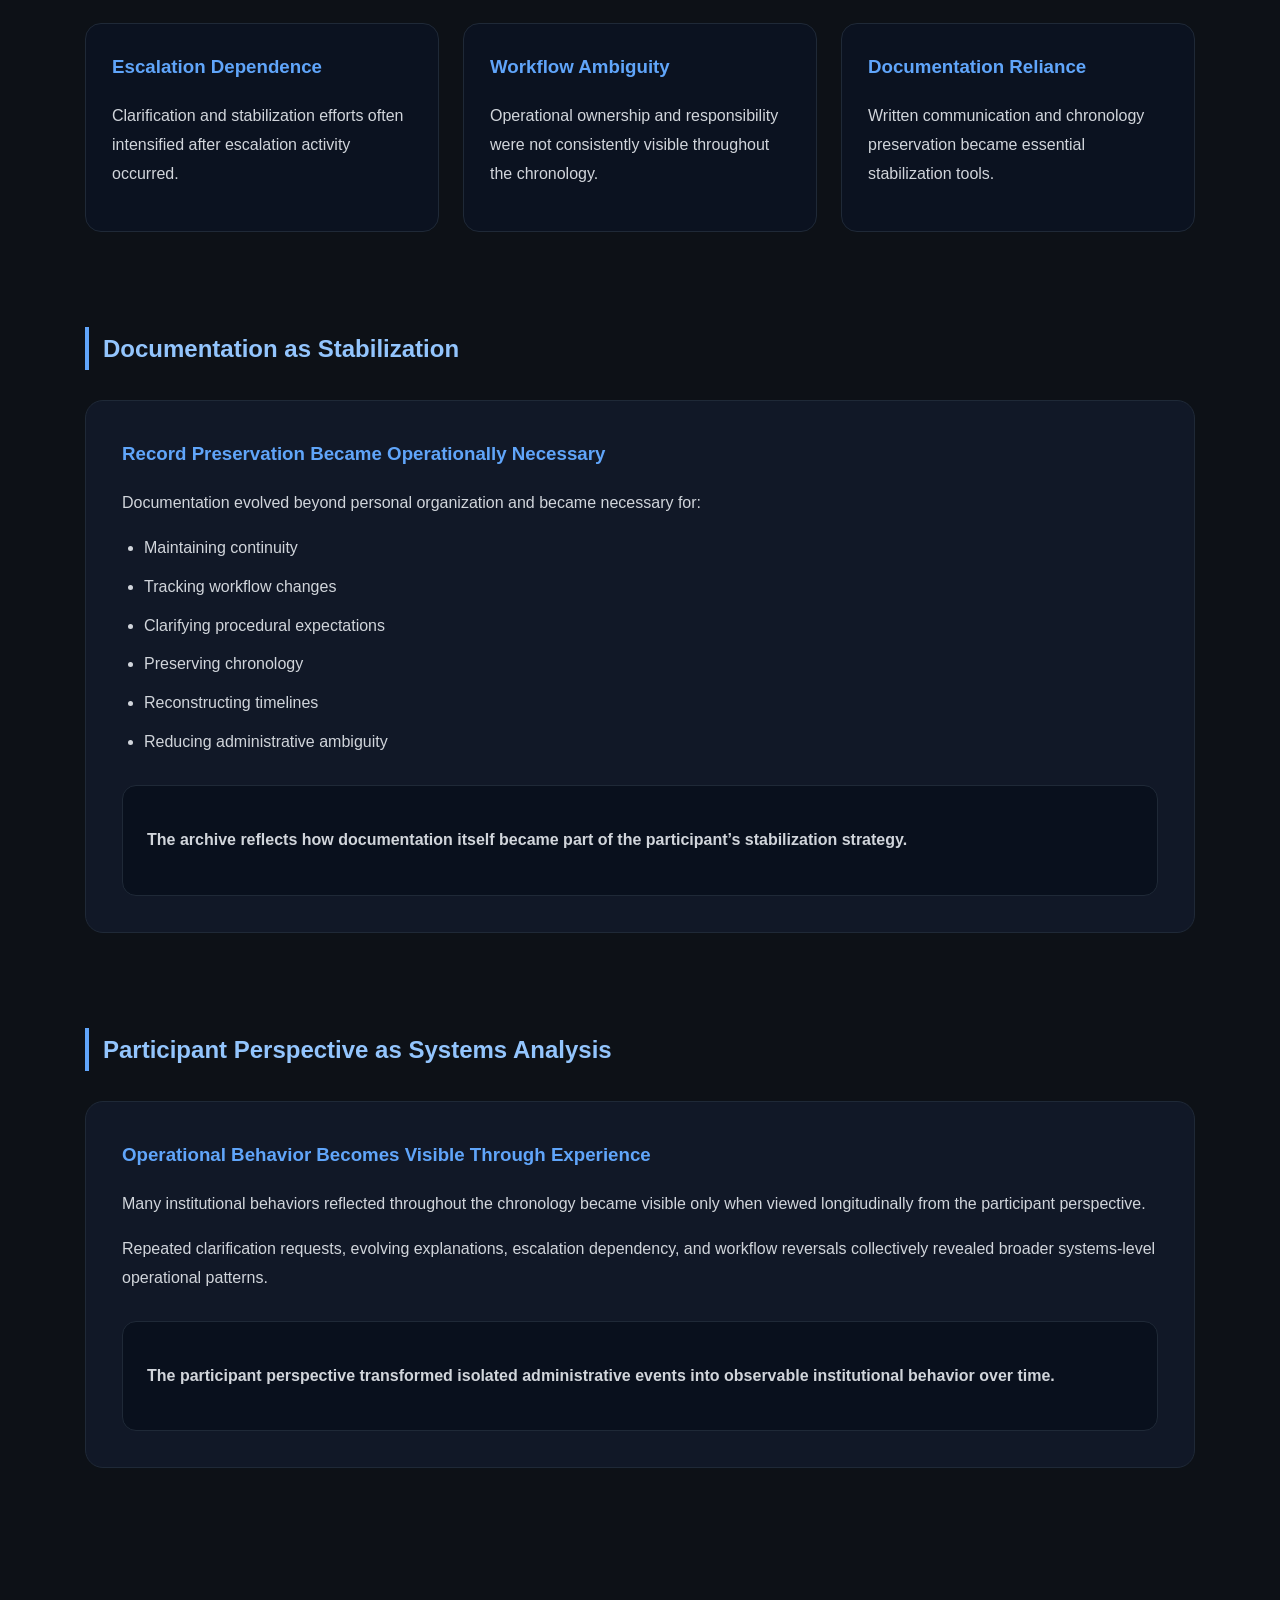
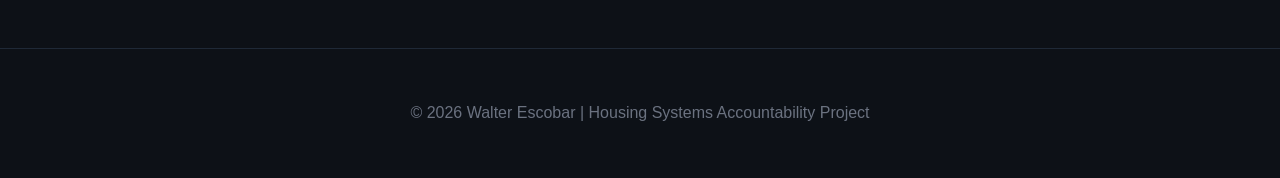
<file: participant-perspective.html>
<!DOCTYPE html>
<html lang="en">
<head>
<meta charset="UTF-8" />
<meta name="viewport" content="width=device-width, initial-scale=1.0"/>

<title>Participant Perspective | Walter Escobar</title>

<style>
:root{
  --bg:#0d1117;
  --panel:#111827;
  --panel2:#0b1220;
  --text:#e6edf3;
  --muted:#9ca3af;
  --soft:#d1d5db;
  --blue:#60a5fa;
  --blue2:#93c5fd;
  --line:#1f2937;
}

*{
  box-sizing:border-box;
}

html{
  scroll-behavior:smooth;
}

body{
  margin:0;
  background:var(--bg);
  color:var(--text);
  font-family:Arial,sans-serif;
  line-height:1.8;
}

nav{
  position:sticky;
  top:0;
  z-index:999;
  background:rgba(13,17,23,.96);
  backdrop-filter:blur(10px);
  border-bottom:1px solid var(--line);
}

.nav-wrap{
  max-width:1200px;
  margin:auto;
  padding:14px 20px;
  display:flex;
  justify-content:space-between;
  align-items:center;
}

.logo{
  color:var(--text);
  text-decoration:none;
  font-weight:bold;
  letter-spacing:.4px;
}

.menu{
  display:flex;
  gap:18px;
  align-items:center;
}

.menu a,
.dropbtn{
  color:var(--blue);
  text-decoration:none;
  font-weight:bold;
  background:none;
  border:none;
  cursor:pointer;
  font-size:.95rem;
}

.menu a:hover,
.dropbtn:hover{
  color:var(--blue2);
}

.dropdown{
  position:relative;
}

.dropdown-content{
  display:none;
  position:absolute;
  top:100%;
  left:0;
  min-width:240px;
  background:var(--panel);
  border:1px solid var(--line);
  border-radius:12px;
  padding:10px 0;
  box-shadow:0 18px 35px rgba(0,0,0,.35);
}

.dropdown-content a{
  display:block;
  padding:10px 16px;
  color:var(--soft);
}

.dropdown-content a:hover{
  background:var(--panel2);
  color:var(--blue2);
}

.dropdown:hover .dropdown-content{
  display:block;
}

.menu-toggle{
  display:none;
}

.menu-icon{
  display:none;
  font-size:1.6rem;
  color:var(--blue);
  cursor:pointer;
}

.hero{
  padding:110px 20px 85px;
  text-align:center;
  background:
  linear-gradient(to bottom, rgba(17,24,39,.96), rgba(13,17,23,1));
}

.hero h1{
  font-size:clamp(2.8rem,7vw,5.1rem);
  margin:0 0 24px;
  line-height:1.05;
}

.hero p{
  max-width:980px;
  margin:auto;
  color:var(--muted);
  font-size:1.2rem;
}

.container{
  max-width:1150px;
  margin:auto;
  padding:85px 20px;
}

.section{
  margin-bottom:95px;
}

.section h2{
  color:var(--blue2);
  border-left:4px solid var(--blue);
  padding-left:14px;
  margin-bottom:30px;
}

.card{
  background:var(--panel);
  border:1px solid var(--line);
  border-radius:18px;
  padding:36px;
}

.card h3{
  margin-top:0;
  color:var(--blue);
}

.card p,
.card li{
  color:var(--soft);
}

ul{
  padding-left:22px;
}

li{
  margin-bottom:10px;
}

.statement{
  margin-top:28px;
  background:#09101d;
  border:1px solid var(--line);
  border-radius:14px;
  padding:24px;
}

.highlight{
  color:var(--blue2);
  font-weight:bold;
}

.grid{
  display:grid;
  grid-template-columns:repeat(auto-fit,minmax(280px,1fr));
  gap:24px;
}

.grid-card{
  background:var(--panel2);
  border:1px solid var(--line);
  border-radius:16px;
  padding:26px;
}

.grid-card h3{
  margin-top:0;
  color:var(--blue);
}

.grid-card p{
  color:var(--soft);
}

footer{
  text-align:center;
  padding:50px 20px;
  border-top:1px solid var(--line);
  color:#6b7280;
}

@media(max-width:800px){

  .nav-wrap{
    flex-wrap:wrap;
  }

  .menu-icon{
    display:block;
  }

  .menu{
    display:none;
    width:100%;
    flex-direction:column;
    align-items:flex-start;
    padding-top:16px;
  }

  .menu-toggle:checked ~ .menu{
    display:flex;
  }

  .dropdown{
    width:100%;
  }

  .dropbtn{
    padding:8px 0;
  }

  .dropdown-content{
    position:static;
    display:block;
    border:none;
    box-shadow:none;
    background:transparent;
    padding-left:14px;
  }

  .dropdown-content a{
    padding:8px 0;
  }

  .hero{
    padding:95px 20px 80px;
  }
}
</style>
</head>

<body>

<nav>

  <div class="nav-wrap">

    <a href="index.html" class="logo">
      Walter Escobar
    </a>

    <input type="checkbox" id="menu-toggle" class="menu-toggle">

    <label for="menu-toggle" class="menu-icon">
      ☰
    </label>

    <div class="menu">

      <a href="index.html">Home</a>

      <div class="dropdown">

        <button class="dropbtn">
          Project ▾
        </button>

        <div class="dropdown-content">
          <a href="casestudy.html">Case Study</a>
          <a href="participant-perspective.html">Participant Perspective</a>
          <a href="methodology.html">Methodology</a>
        </div>

      </div>

      <div class="dropdown">

        <button class="dropbtn">
          Analysis ▾
        </button>

        <div class="dropdown-content">
          <a href="executive-chronology.html">Executive Chronology</a>
          <a href="systems-themes.html">Systems Themes</a>
          <a href="documented-contradictions.html">Documented Contradictions</a>
          <a href="analysis.html">Analysis</a>
          <a href="key-findings.html">Key Findings</a>
        </div>

      </div>

      <div class="dropdown">

        <button class="dropbtn">
          Archive ▾
        </button>

        <div class="dropdown-content">
          <a href="timeline.html">Timeline</a>
          <a href="evidence.html">Evidence</a>
        </div>

      </div>

      <div class="dropdown">

        <button class="dropbtn">
          Action ▾
        </button>

        <div class="dropdown-content">
          <a href="initiatives.html">Initiatives</a>
          <a href="contact.html">Contact</a>
        </div>

      </div>

    </div>

  </div>

</nav>

<section class="hero">

  <h1>
    Participant Perspective
  </h1>

  <p>
    This section examines participant experience as a form of operational data,
    documenting how administrative instability,
    workflow ambiguity,
    escalation activity,
    and chronology preservation were experienced in practice over time.
  </p>

</section>

<div class="container">

  <section class="section">

    <h2>Why Participant Experience Matters</h2>

    <div class="card">

      <h3>Operational Systems Are Experienced in Real Time</h3>

      <p>
        Administrative systems are often evaluated through policies,
        procedures,
        and institutional reporting structures.
      </p>

      <p>
        However,
        participants experience those systems operationally through:
      </p>

      <ul>
        <li>Routing confusion</li>
        <li>Timeline uncertainty</li>
        <li>Communication gaps</li>
        <li>Escalation pressure</li>
        <li>Workflow instability</li>
        <li>Changing procedural interpretation</li>
      </ul>

      <div class="statement">

        <p class="highlight">
          Participant experience itself contains measurable operational information.
        </p>

      </div>

    </div>

  </section>

  <section class="section">

    <h2>Observed Participant Conditions</h2>

    <div class="grid">

      <div class="grid-card">

        <h3>Procedural Uncertainty</h3>

        <p>
          Expectations,
          timelines,
          and routing structures repeatedly evolved during active transition periods.
        </p>

      </div>

      <div class="grid-card">

        <h3>Administrative Compression</h3>

        <p>
          Significant housing decisions frequently emerged under urgent or compressed timelines.
        </p>

      </div>

      <div class="grid-card">

        <h3>Continuity Responsibility</h3>

        <p>
          The participant increasingly became responsible for preserving chronology and procedural clarity.
        </p>

      </div>

      <div class="grid-card">

        <h3>Escalation Dependence</h3>

        <p>
          Clarification and stabilization efforts often intensified after escalation activity occurred.
        </p>

      </div>

      <div class="grid-card">

        <h3>Workflow Ambiguity</h3>

        <p>
          Operational ownership and responsibility were not consistently visible throughout the chronology.
        </p>

      </div>

      <div class="grid-card">

        <h3>Documentation Reliance</h3>

        <p>
          Written communication and chronology preservation became essential stabilization tools.
        </p>

      </div>

    </div>

  </section>

  <section class="section">

    <h2>Documentation as Stabilization</h2>

    <div class="card">

      <h3>Record Preservation Became Operationally Necessary</h3>

      <p>
        Documentation evolved beyond personal organization and became necessary for:
      </p>

      <ul>
        <li>Maintaining continuity</li>
        <li>Tracking workflow changes</li>
        <li>Clarifying procedural expectations</li>
        <li>Preserving chronology</li>
        <li>Reconstructing timelines</li>
        <li>Reducing administrative ambiguity</li>
      </ul>

      <div class="statement">

        <p class="highlight">
          The archive reflects how documentation itself became part of the participant’s stabilization strategy.
        </p>

      </div>

    </div>

  </section>

  <section class="section">

    <h2>Participant Perspective as Systems Analysis</h2>

    <div class="card">

      <h3>Operational Behavior Becomes Visible Through Experience</h3>

      <p>
        Many institutional behaviors reflected throughout the chronology became visible only when viewed longitudinally from the participant perspective.
      </p>

      <p>
        Repeated clarification requests,
        evolving explanations,
        escalation dependency,
        and workflow reversals collectively revealed broader systems-level operational patterns.
      </p>

      <div class="statement">

        <p class="highlight">
          The participant perspective transformed isolated administrative events into observable institutional behavior over time.
        </p>

      </div>

    </div>

  </section>

</div>

<footer>
  © 2026 Walter Escobar | Housing Systems Accountability Project
</footer>

</body>
</html>
</file>
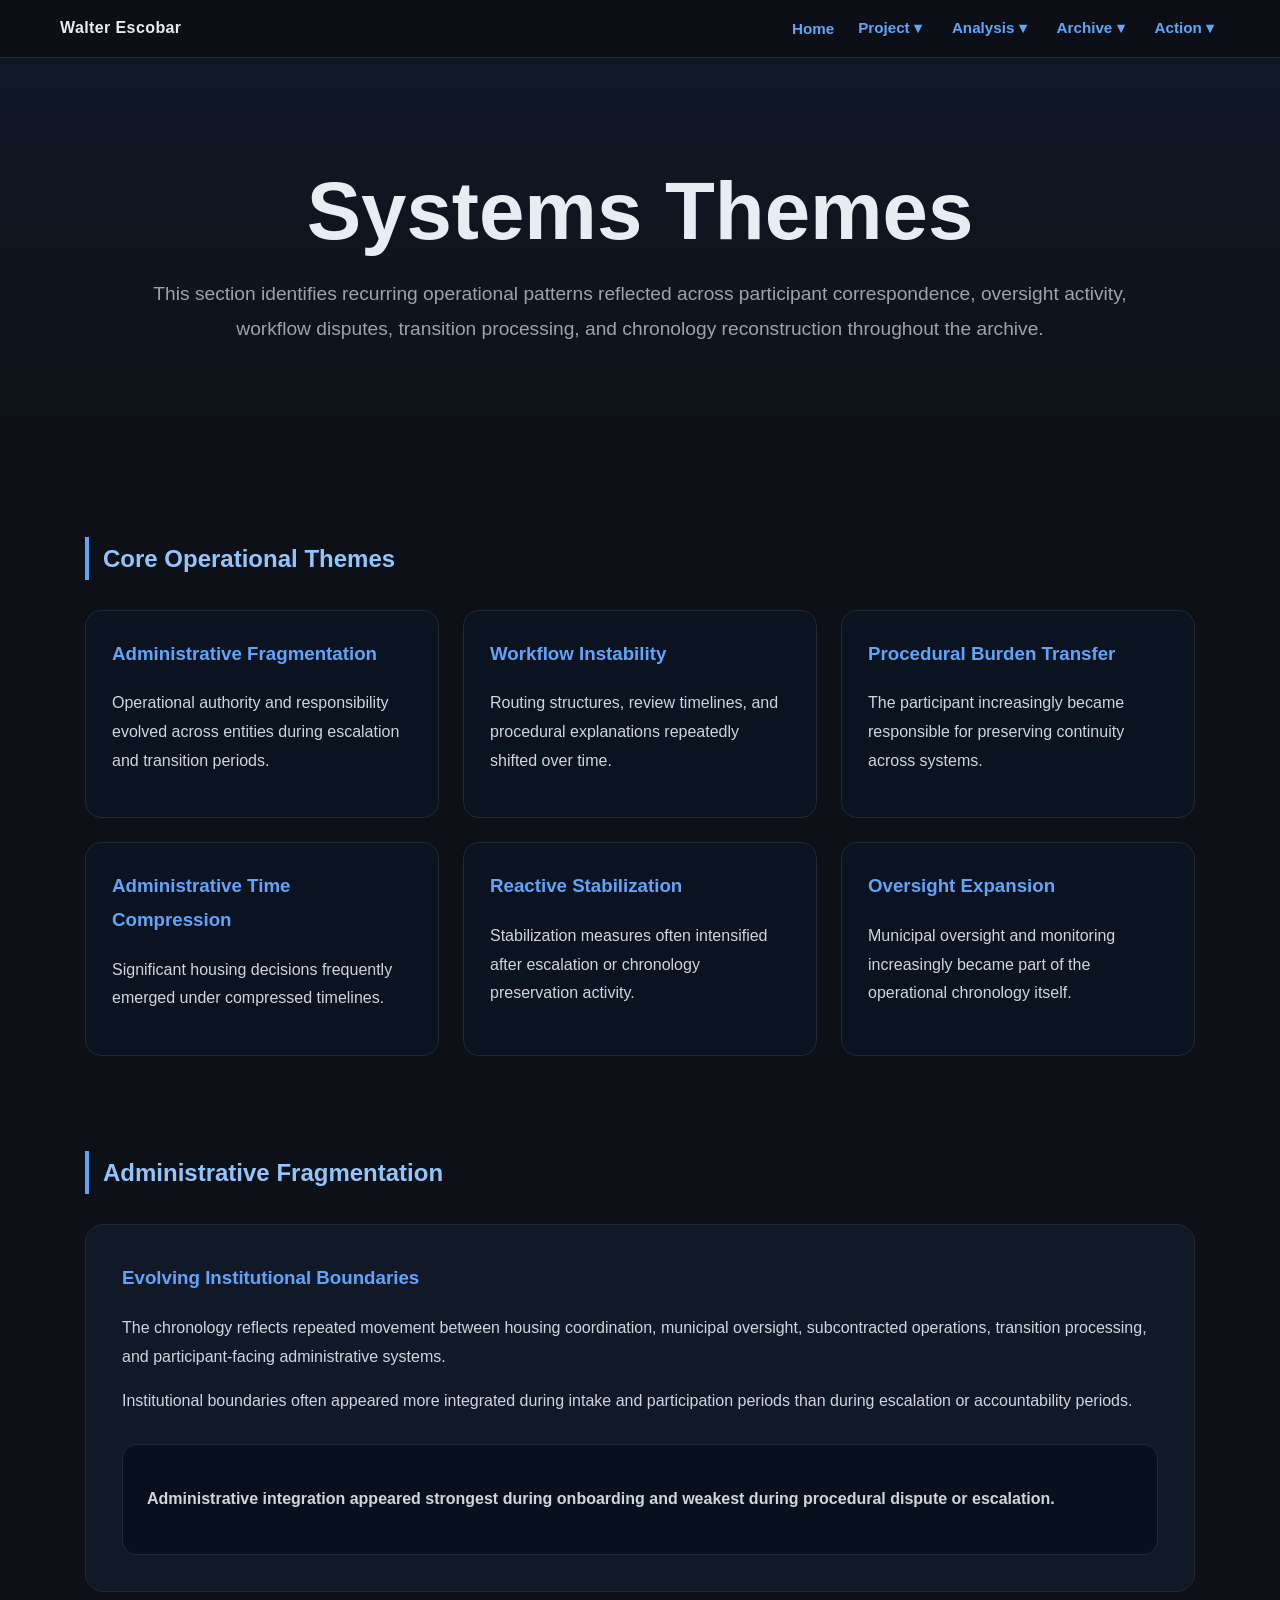
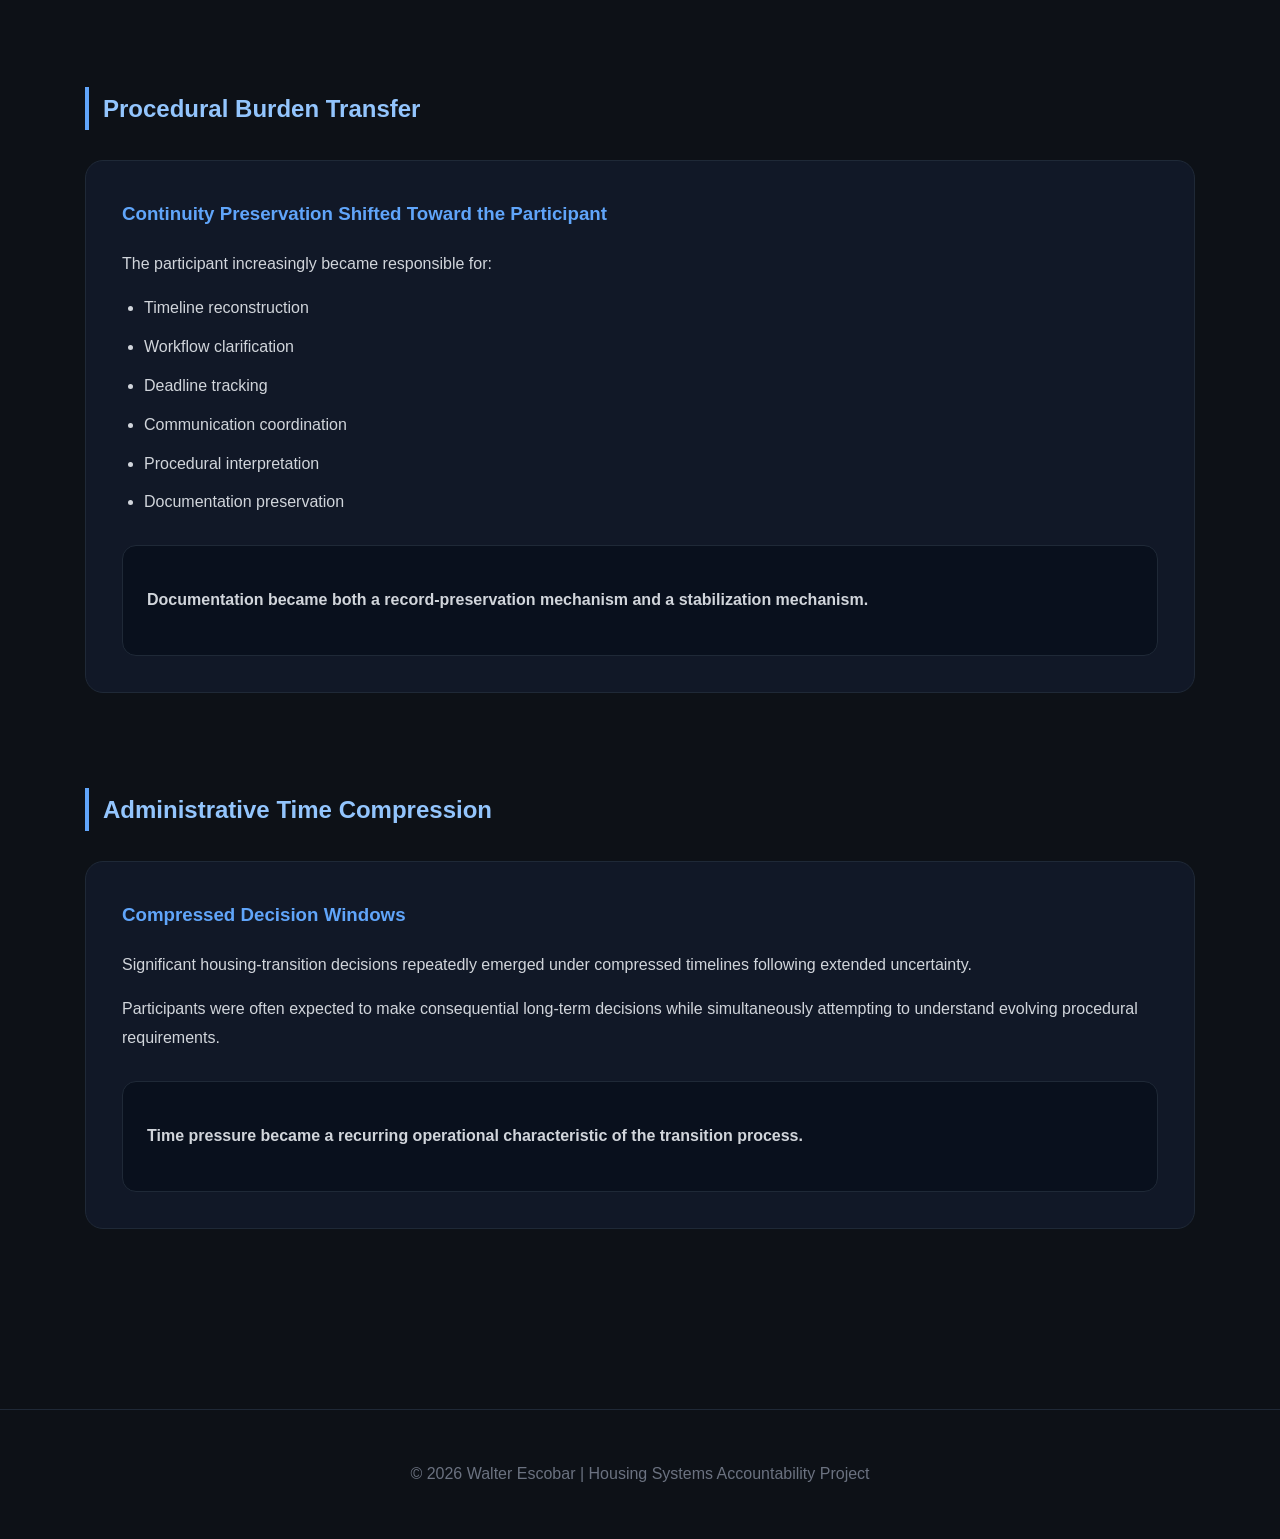
<file: systems-themes.html>
<!DOCTYPE html>
<html lang="en">
<head>
<meta charset="UTF-8" />
<meta name="viewport" content="width=device-width, initial-scale=1.0"/>

<title>Systems Themes | Walter Escobar</title>

<style>
:root{
  --bg:#0d1117;
  --panel:#111827;
  --panel2:#0b1220;
  --text:#e6edf3;
  --muted:#9ca3af;
  --soft:#d1d5db;
  --blue:#60a5fa;
  --blue2:#93c5fd;
  --line:#1f2937;
}

*{
  box-sizing:border-box;
}

html{
  scroll-behavior:smooth;
}

body{
  margin:0;
  background:var(--bg);
  color:var(--text);
  font-family:Arial,sans-serif;
  line-height:1.8;
}

nav{
  position:sticky;
  top:0;
  z-index:999;
  background:rgba(13,17,23,.96);
  backdrop-filter:blur(10px);
  border-bottom:1px solid var(--line);
}

.nav-wrap{
  max-width:1200px;
  margin:auto;
  padding:14px 20px;
  display:flex;
  justify-content:space-between;
  align-items:center;
}

.logo{
  color:var(--text);
  text-decoration:none;
  font-weight:bold;
  letter-spacing:.4px;
}

.menu{
  display:flex;
  gap:18px;
  align-items:center;
}

.menu a,
.dropbtn{
  color:var(--blue);
  text-decoration:none;
  font-weight:bold;
  background:none;
  border:none;
  cursor:pointer;
  font-size:.95rem;
}

.menu a:hover,
.dropbtn:hover{
  color:var(--blue2);
}

.dropdown{
  position:relative;
}

.dropdown-content{
  display:none;
  position:absolute;
  top:100%;
  left:0;
  min-width:240px;
  background:var(--panel);
  border:1px solid var(--line);
  border-radius:12px;
  padding:10px 0;
  box-shadow:0 18px 35px rgba(0,0,0,.35);
}

.dropdown-content a{
  display:block;
  padding:10px 16px;
  color:var(--soft);
}

.dropdown-content a:hover{
  background:var(--panel2);
  color:var(--blue2);
}

.dropdown:hover .dropdown-content{
  display:block;
}

.menu-toggle{
  display:none;
}

.menu-icon{
  display:none;
  font-size:1.6rem;
  color:var(--blue);
  cursor:pointer;
}

.hero{
  padding:110px 20px 85px;
  text-align:center;
  background:
  linear-gradient(to bottom, rgba(17,24,39,.96), rgba(13,17,23,1));
}

.hero h1{
  font-size:clamp(2.8rem,7vw,5.1rem);
  margin:0 0 24px;
  line-height:1.05;
}

.hero p{
  max-width:980px;
  margin:auto;
  color:var(--muted);
  font-size:1.2rem;
}

.container{
  max-width:1150px;
  margin:auto;
  padding:85px 20px;
}

.section{
  margin-bottom:95px;
}

.section h2{
  color:var(--blue2);
  border-left:4px solid var(--blue);
  padding-left:14px;
  margin-bottom:30px;
}

.card{
  background:var(--panel);
  border:1px solid var(--line);
  border-radius:18px;
  padding:36px;
}

.card h3{
  margin-top:0;
  color:var(--blue);
}

.card p,
.card li{
  color:var(--soft);
}

ul{
  padding-left:22px;
}

li{
  margin-bottom:10px;
}

.statement{
  margin-top:28px;
  background:#09101d;
  border:1px solid var(--line);
  border-radius:14px;
  padding:24px;
}

.highlight{
  color:var(--blue2);
  font-weight:bold;
}

.grid{
  display:grid;
  grid-template-columns:repeat(auto-fit,minmax(280px,1fr));
  gap:24px;
}

.grid-card{
  background:var(--panel2);
  border:1px solid var(--line);
  border-radius:16px;
  padding:26px;
}

.grid-card h3{
  margin-top:0;
  color:var(--blue);
}

.grid-card p{
  color:var(--soft);
}

footer{
  text-align:center;
  padding:50px 20px;
  border-top:1px solid var(--line);
  color:#6b7280;
}

@media(max-width:800px){

  .nav-wrap{
    flex-wrap:wrap;
  }

  .menu-icon{
    display:block;
  }

  .menu{
    display:none;
    width:100%;
    flex-direction:column;
    align-items:flex-start;
    padding-top:16px;
  }

  .menu-toggle:checked ~ .menu{
    display:flex;
  }

  .dropdown{
    width:100%;
  }

  .dropbtn{
    padding:8px 0;
  }

  .dropdown-content{
    position:static;
    display:block;
    border:none;
    box-shadow:none;
    background:transparent;
    padding-left:14px;
  }

  .dropdown-content a{
    padding:8px 0;
  }

  .hero{
    padding:95px 20px 80px;
  }
}
</style>
</head>

<body>

<nav>

  <div class="nav-wrap">

    <a href="index.html" class="logo">
      Walter Escobar
    </a>

    <input type="checkbox" id="menu-toggle" class="menu-toggle">

    <label for="menu-toggle" class="menu-icon">
      ☰
    </label>

    <div class="menu">

      <a href="index.html">Home</a>

      <div class="dropdown">

        <button class="dropbtn">
          Project ▾
        </button>

        <div class="dropdown-content">
          <a href="casestudy.html">Case Study</a>
          <a href="participant-perspective.html">Participant Perspective</a>
          <a href="methodology.html">Methodology</a>
        </div>

      </div>

      <div class="dropdown">

        <button class="dropbtn">
          Analysis ▾
        </button>

        <div class="dropdown-content">
          <a href="executive-chronology.html">Executive Chronology</a>
          <a href="systems-themes.html">Systems Themes</a>
          <a href="documented-contradictions.html">Documented Contradictions</a>
          <a href="analysis.html">Analysis</a>
          <a href="key-findings.html">Key Findings</a>
        </div>

      </div>

      <div class="dropdown">

        <button class="dropbtn">
          Archive ▾
        </button>

        <div class="dropdown-content">
          <a href="timeline.html">Timeline</a>
          <a href="evidence.html">Evidence</a>
        </div>

      </div>

      <div class="dropdown">

        <button class="dropbtn">
          Action ▾
        </button>

        <div class="dropdown-content">
          <a href="initiatives.html">Initiatives</a>
          <a href="contact.html">Contact</a>
        </div>

      </div>

    </div>

  </div>

</nav>

<section class="hero">

  <h1>
    Systems Themes
  </h1>

  <p>
    This section identifies recurring operational patterns reflected across participant correspondence,
    oversight activity,
    workflow disputes,
    transition processing,
    and chronology reconstruction throughout the archive.
  </p>

</section>

<div class="container">

  <section class="section">

    <h2>Core Operational Themes</h2>

    <div class="grid">

      <div class="grid-card">

        <h3>Administrative Fragmentation</h3>

        <p>
          Operational authority and responsibility evolved across entities during escalation and transition periods.
        </p>

      </div>

      <div class="grid-card">

        <h3>Workflow Instability</h3>

        <p>
          Routing structures,
          review timelines,
          and procedural explanations repeatedly shifted over time.
        </p>

      </div>

      <div class="grid-card">

        <h3>Procedural Burden Transfer</h3>

        <p>
          The participant increasingly became responsible for preserving continuity across systems.
        </p>

      </div>

      <div class="grid-card">

        <h3>Administrative Time Compression</h3>

        <p>
          Significant housing decisions frequently emerged under compressed timelines.
        </p>

      </div>

      <div class="grid-card">

        <h3>Reactive Stabilization</h3>

        <p>
          Stabilization measures often intensified after escalation or chronology preservation activity.
        </p>

      </div>

      <div class="grid-card">

        <h3>Oversight Expansion</h3>

        <p>
          Municipal oversight and monitoring increasingly became part of the operational chronology itself.
        </p>

      </div>

    </div>

  </section>

  <section class="section">

    <h2>Administrative Fragmentation</h2>

    <div class="card">

      <h3>Evolving Institutional Boundaries</h3>

      <p>
        The chronology reflects repeated movement between housing coordination,
        municipal oversight,
        subcontracted operations,
        transition processing,
        and participant-facing administrative systems.
      </p>

      <p>
        Institutional boundaries often appeared more integrated during intake and participation periods than during escalation or accountability periods.
      </p>

      <div class="statement">

        <p class="highlight">
          Administrative integration appeared strongest during onboarding and weakest during procedural dispute or escalation.
        </p>

      </div>

    </div>

  </section>

  <section class="section">

    <h2>Procedural Burden Transfer</h2>

    <div class="card">

      <h3>Continuity Preservation Shifted Toward the Participant</h3>

      <p>
        The participant increasingly became responsible for:
      </p>

      <ul>
        <li>Timeline reconstruction</li>
        <li>Workflow clarification</li>
        <li>Deadline tracking</li>
        <li>Communication coordination</li>
        <li>Procedural interpretation</li>
        <li>Documentation preservation</li>
      </ul>

      <div class="statement">

        <p class="highlight">
          Documentation became both a record-preservation mechanism and a stabilization mechanism.
        </p>

      </div>

    </div>

  </section>

  <section class="section">

    <h2>Administrative Time Compression</h2>

    <div class="card">

      <h3>Compressed Decision Windows</h3>

      <p>
        Significant housing-transition decisions repeatedly emerged under compressed timelines following extended uncertainty.
      </p>

      <p>
        Participants were often expected to make consequential long-term decisions while simultaneously attempting to understand evolving procedural requirements.
      </p>

      <div class="statement">

        <p class="highlight">
          Time pressure became a recurring operational characteristic of the transition process.
        </p>

      </div>

    </div>

  </section>

</div>

<footer>
  © 2026 Walter Escobar | Housing Systems Accountability Project
</footer>

</body>
</html>
</file>
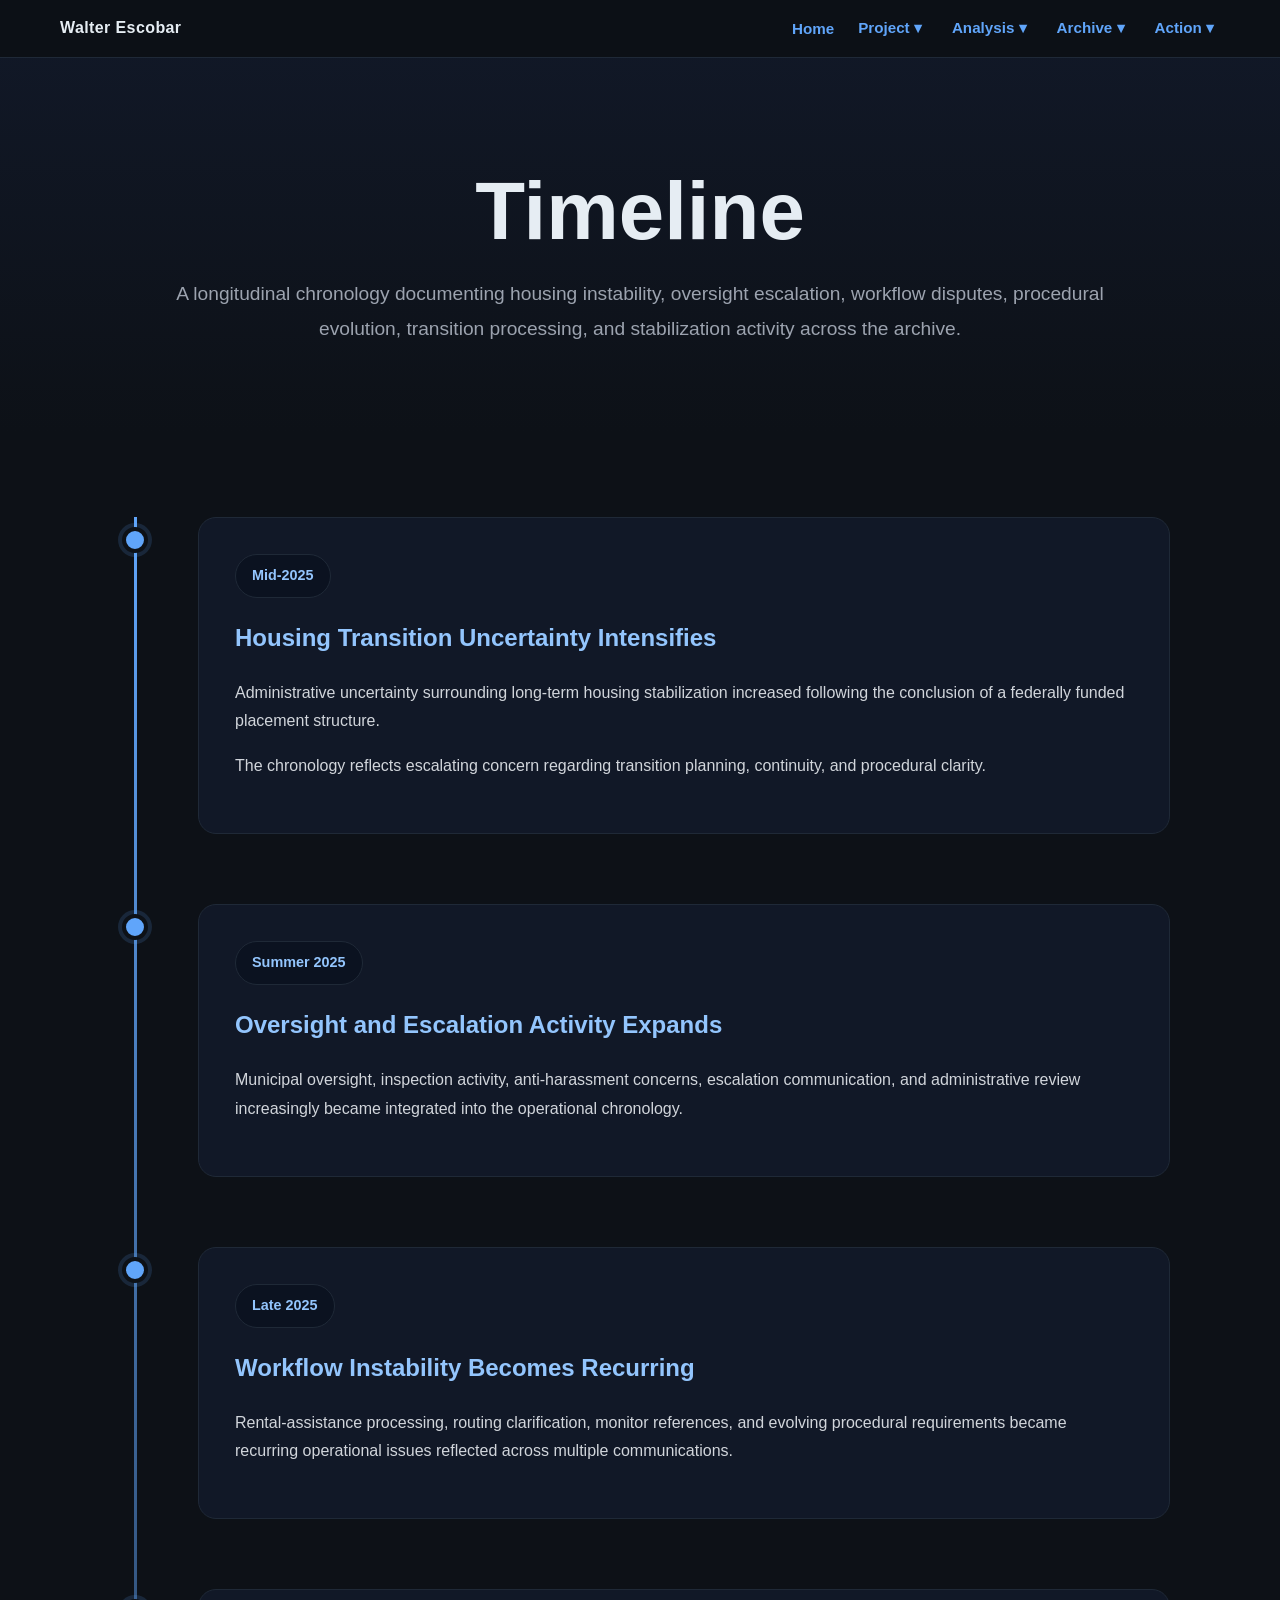
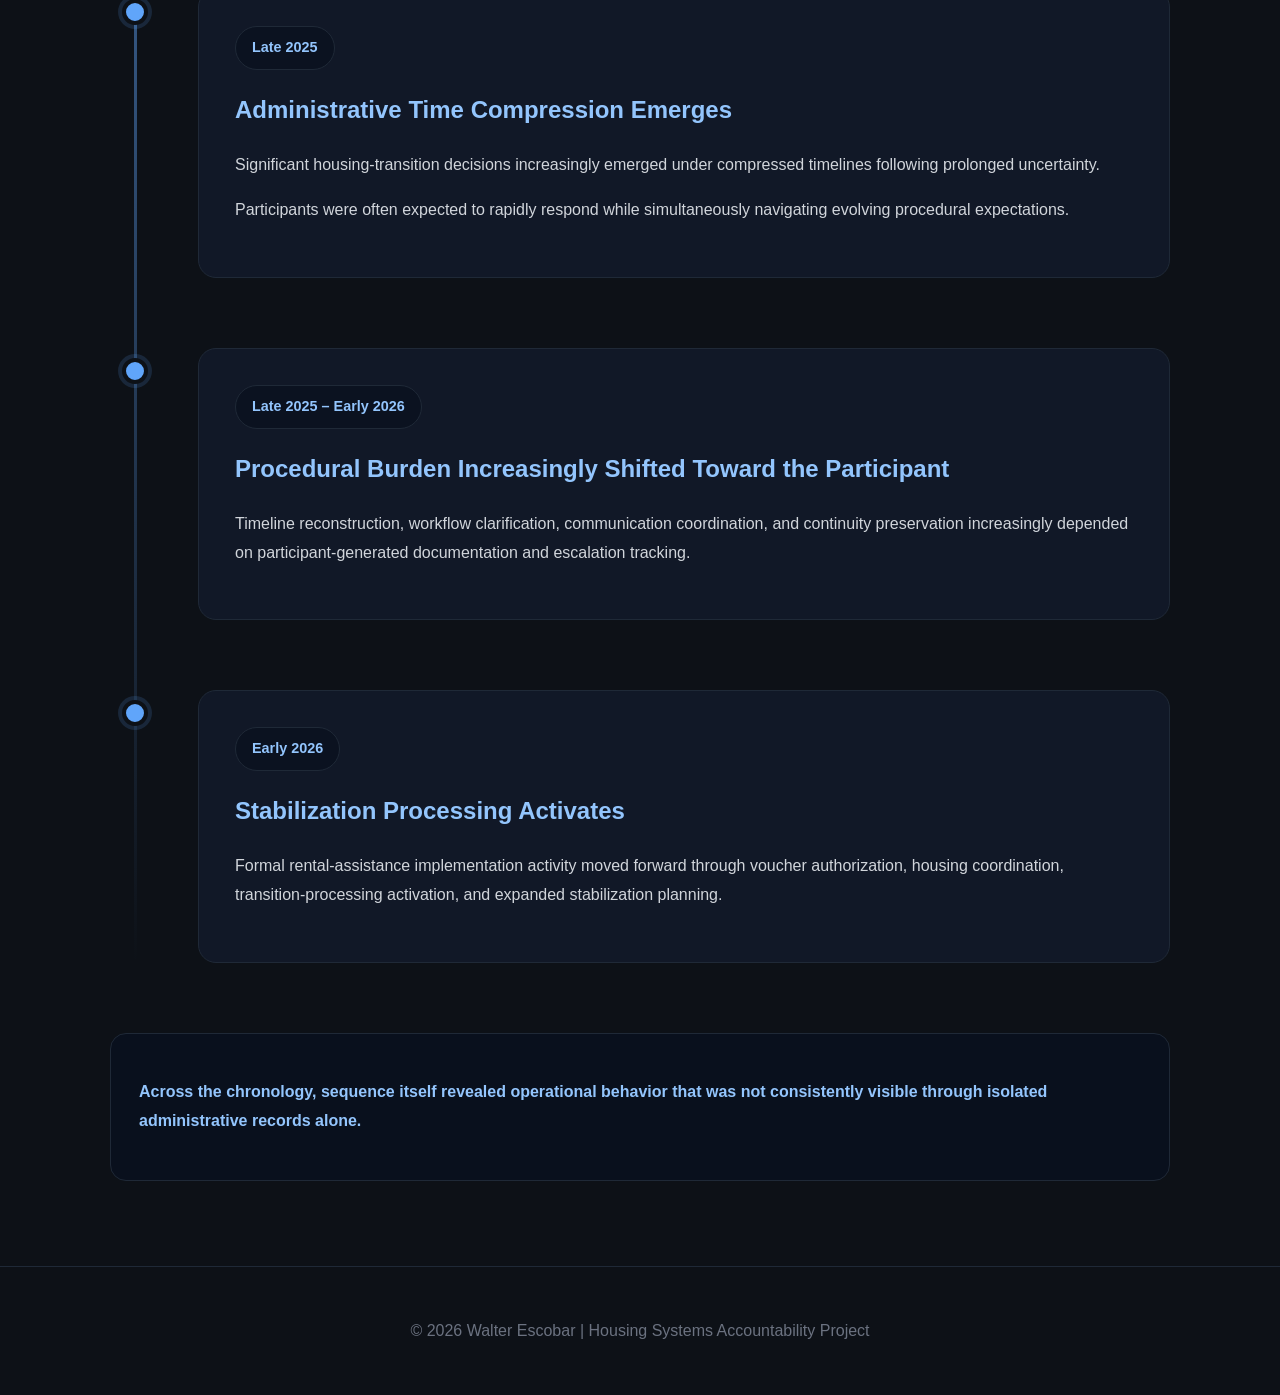
<file: timeline.html>
<!DOCTYPE html>
<html lang="en">
<head>
<meta charset="UTF-8" />
<meta name="viewport" content="width=device-width, initial-scale=1.0"/>

<title>Timeline | Walter Escobar</title>

<style>
:root{
  --bg:#0d1117;
  --panel:#111827;
  --panel2:#0b1220;
  --text:#e6edf3;
  --muted:#9ca3af;
  --soft:#d1d5db;
  --blue:#60a5fa;
  --blue2:#93c5fd;
  --line:#1f2937;
}

*{
  box-sizing:border-box;
}

html{
  scroll-behavior:smooth;
}

body{
  margin:0;
  background:var(--bg);
  color:var(--text);
  font-family:Arial,sans-serif;
  line-height:1.8;
}

nav{
  position:sticky;
  top:0;
  z-index:999;
  background:rgba(13,17,23,.96);
  backdrop-filter:blur(10px);
  border-bottom:1px solid var(--line);
}

.nav-wrap{
  max-width:1200px;
  margin:auto;
  padding:14px 20px;
  display:flex;
  justify-content:space-between;
  align-items:center;
}

.logo{
  color:var(--text);
  text-decoration:none;
  font-weight:bold;
  letter-spacing:.4px;
}

.menu{
  display:flex;
  gap:18px;
  align-items:center;
}

.menu a,
.dropbtn{
  color:var(--blue);
  text-decoration:none;
  font-weight:bold;
  background:none;
  border:none;
  cursor:pointer;
  font-size:.95rem;
}

.menu a:hover,
.dropbtn:hover{
  color:var(--blue2);
}

.dropdown{
  position:relative;
}

.dropdown-content{
  display:none;
  position:absolute;
  top:100%;
  left:0;
  min-width:240px;
  background:var(--panel);
  border:1px solid var(--line);
  border-radius:12px;
  padding:10px 0;
  box-shadow:0 18px 35px rgba(0,0,0,.35);
}

.dropdown-content a{
  display:block;
  padding:10px 16px;
  color:var(--soft);
}

.dropdown-content a:hover{
  background:var(--panel2);
  color:var(--blue2);
}

.dropdown:hover .dropdown-content{
  display:block;
}

.menu-toggle{
  display:none;
}

.menu-icon{
  display:none;
  font-size:1.6rem;
  color:var(--blue);
  cursor:pointer;
}

.hero{
  padding:110px 20px 85px;
  text-align:center;
  background:
  linear-gradient(to bottom, rgba(17,24,39,.96), rgba(13,17,23,1));
}

.hero h1{
  font-size:clamp(2.8rem,7vw,5.1rem);
  margin:0 0 24px;
  line-height:1.05;
}

.hero p{
  max-width:980px;
  margin:auto;
  color:var(--muted);
  font-size:1.2rem;
}

.container{
  max-width:1100px;
  margin:auto;
  padding:85px 20px;
}

.timeline{
  position:relative;
}

.timeline::before{
  content:"";
  position:absolute;
  left:24px;
  top:0;
  bottom:0;
  width:3px;
  background:linear-gradient(to bottom,var(--blue),transparent);
}

.item{
  position:relative;
  padding-left:88px;
  margin-bottom:70px;
}

.dot{
  position:absolute;
  left:12px;
  top:10px;
  width:26px;
  height:26px;
  border-radius:50%;
  background:var(--blue);
  border:4px solid var(--bg);
  box-shadow:0 0 0 4px rgba(96,165,250,.15);
}

.card{
  background:var(--panel);
  border:1px solid var(--line);
  border-radius:18px;
  padding:36px;
}

.date{
  display:inline-block;
  margin-bottom:18px;
  background:var(--panel2);
  border:1px solid var(--line);
  color:var(--blue2);
  padding:8px 16px;
  border-radius:999px;
  font-size:.9rem;
  font-weight:bold;
}

.card h2{
  margin-top:0;
  color:var(--blue2);
}

.card p{
  color:var(--soft);
}

.statement{
  margin-top:60px;
  background:#09101d;
  border:1px solid var(--line);
  border-radius:16px;
  padding:28px;
}

.highlight{
  color:var(--blue2);
  font-weight:bold;
}

footer{
  text-align:center;
  padding:50px 20px;
  border-top:1px solid var(--line);
  color:#6b7280;
}

@media(max-width:800px){

  .nav-wrap{
    flex-wrap:wrap;
  }

  .menu-icon{
    display:block;
  }

  .menu{
    display:none;
    width:100%;
    flex-direction:column;
    align-items:flex-start;
    padding-top:16px;
  }

  .menu-toggle:checked ~ .menu{
    display:flex;
  }

  .dropdown{
    width:100%;
  }

  .dropbtn{
    padding:8px 0;
  }

  .dropdown-content{
    position:static;
    display:block;
    border:none;
    box-shadow:none;
    background:transparent;
    padding-left:14px;
  }

  .dropdown-content a{
    padding:8px 0;
  }

  .hero{
    padding:95px 20px 80px;
  }

  .timeline::before{
    left:12px;
  }

  .item{
    padding-left:50px;
  }

  .dot{
    left:0;
  }
}
</style>
</head>

<body>

<nav>

  <div class="nav-wrap">

    <a href="index.html" class="logo">
      Walter Escobar
    </a>

    <input type="checkbox" id="menu-toggle" class="menu-toggle">

    <label for="menu-toggle" class="menu-icon">
      ☰
    </label>

    <div class="menu">

      <a href="index.html">Home</a>

      <div class="dropdown">

        <button class="dropbtn">
          Project ▾
        </button>

        <div class="dropdown-content">
          <a href="casestudy.html">Case Study</a>
          <a href="participant-perspective.html">Participant Perspective</a>
          <a href="methodology.html">Methodology</a>
        </div>

      </div>

      <div class="dropdown">

        <button class="dropbtn">
          Analysis ▾
        </button>

        <div class="dropdown-content">
          <a href="executive-chronology.html">Executive Chronology</a>
          <a href="systems-themes.html">Systems Themes</a>
          <a href="documented-contradictions.html">Documented Contradictions</a>
          <a href="analysis.html">Analysis</a>
          <a href="key-findings.html">Key Findings</a>
        </div>

      </div>

      <div class="dropdown">

        <button class="dropbtn">
          Archive ▾
        </button>

        <div class="dropdown-content">
          <a href="timeline.html">Timeline</a>
          <a href="evidence.html">Evidence</a>
        </div>

      </div>

      <div class="dropdown">

        <button class="dropbtn">
          Action ▾
        </button>

        <div class="dropdown-content">
          <a href="initiatives.html">Initiatives</a>
          <a href="contact.html">Contact</a>
        </div>

      </div>

    </div>

  </div>

</nav>

<section class="hero">

  <h1>
    Timeline
  </h1>

  <p>
    A longitudinal chronology documenting housing instability,
    oversight escalation,
    workflow disputes,
    procedural evolution,
    transition processing,
    and stabilization activity across the archive.
  </p>

</section>

<div class="container">

  <div class="timeline">

    <div class="item">

      <div class="dot"></div>

      <div class="card">

        <div class="date">
          Mid-2025
        </div>

        <h2>
          Housing Transition Uncertainty Intensifies
        </h2>

        <p>
          Administrative uncertainty surrounding long-term housing stabilization increased following the conclusion of a federally funded placement structure.
        </p>

        <p>
          The chronology reflects escalating concern regarding transition planning,
          continuity,
          and procedural clarity.
        </p>

      </div>

    </div>

    <div class="item">

      <div class="dot"></div>

      <div class="card">

        <div class="date">
          Summer 2025
        </div>

        <h2>
          Oversight and Escalation Activity Expands
        </h2>

        <p>
          Municipal oversight,
          inspection activity,
          anti-harassment concerns,
          escalation communication,
          and administrative review increasingly became integrated into the operational chronology.
        </p>

      </div>

    </div>

    <div class="item">

      <div class="dot"></div>

      <div class="card">

        <div class="date">
          Late 2025
        </div>

        <h2>
          Workflow Instability Becomes Recurring
        </h2>

        <p>
          Rental-assistance processing,
          routing clarification,
          monitor references,
          and evolving procedural requirements became recurring operational issues reflected across multiple communications.
        </p>

      </div>

    </div>

    <div class="item">

      <div class="dot"></div>

      <div class="card">

        <div class="date">
          Late 2025
        </div>

        <h2>
          Administrative Time Compression Emerges
        </h2>

        <p>
          Significant housing-transition decisions increasingly emerged under compressed timelines following prolonged uncertainty.
        </p>

        <p>
          Participants were often expected to rapidly respond while simultaneously navigating evolving procedural expectations.
        </p>

      </div>

    </div>

    <div class="item">

      <div class="dot"></div>

      <div class="card">

        <div class="date">
          Late 2025 – Early 2026
        </div>

        <h2>
          Procedural Burden Increasingly Shifted Toward the Participant
        </h2>

        <p>
          Timeline reconstruction,
          workflow clarification,
          communication coordination,
          and continuity preservation increasingly depended on participant-generated documentation and escalation tracking.
        </p>

      </div>

    </div>

    <div class="item">

      <div class="dot"></div>

      <div class="card">

        <div class="date">
          Early 2026
        </div>

        <h2>
          Stabilization Processing Activates
        </h2>

        <p>
          Formal rental-assistance implementation activity moved forward through voucher authorization,
          housing coordination,
          transition-processing activation,
          and expanded stabilization planning.
        </p>

      </div>

    </div>

  </div>

  <div class="statement">

    <p class="highlight">
      Across the chronology,
      sequence itself revealed operational behavior that was not consistently visible through isolated administrative records alone.
    </p>

  </div>

</div>

<footer>
  © 2026 Walter Escobar | Housing Systems Accountability Project
</footer>

</body>
</html>
</file>
<file: styles.css>
:root {
  --ink: #11100e;
  --ink-soft: #24211d;
  --paper: #f4efe6;
  --paper-2: #fffaf1;
  --warm: #e8ddca;
  --accent: #c85b2f;
  --accent-dark: #9d3f1c;
  --line: rgba(17,16,14,.16);
  --muted: #6f685f;
  --max: 1180px;
  --radius: 24px;
}

* { box-sizing: border-box; }
html { scroll-behavior: smooth; }
body {
  margin: 0;
  color: var(--ink);
  background: var(--paper);
  font-family: Inter, ui-sans-serif, system-ui, -apple-system, BlinkMacSystemFont, "Segoe UI", sans-serif;
  line-height: 1.55;
  -webkit-font-smoothing: antialiased;
}
a { color: inherit; }
img { max-width: 100%; }
.shell { width: min(var(--max), calc(100% - 40px)); margin: 0 auto; }
.skip-link {
  position: fixed; left: 12px; top: -100px; z-index: 1000;
  background: #fff; color: #000; padding: 10px 14px; border-radius: 8px;
}
.skip-link:focus { top: 12px; }

.site-header {
  position: sticky; top: 0; z-index: 100;
  background: rgba(244,239,230,.9);
  backdrop-filter: blur(12px);
  border-bottom: 1px solid var(--line);
}
.nav-wrap {
  min-height: 76px;
  display: flex; align-items: center; justify-content: space-between; gap: 24px;
}
.brand { display: inline-flex; align-items: center; gap: 11px; text-decoration: none; font-weight: 750; }
.brand-mark {
  width: 38px; height: 38px; display: grid; place-items: center;
  border-radius: 50%; background: var(--ink); color: var(--paper-2);
  font-size: 12px; letter-spacing: .08em;
}
.brand-text { letter-spacing: -.02em; }
.nav { display: flex; align-items: center; gap: 26px; }
.nav a { text-decoration: none; font-size: 14px; font-weight: 650; }
.nav a:hover { color: var(--accent-dark); }
.nav-contact {
  padding: 10px 16px; border: 1px solid var(--ink); border-radius: 999px;
}
.nav-toggle {
  display: none; border: 1px solid var(--line); background: transparent;
  padding: 9px 12px; border-radius: 999px; font: inherit; font-weight: 700;
}

.hero {
  position: relative;
  padding: 108px 0 96px;
  background:
    radial-gradient(circle at 82% 18%, rgba(200,91,47,.16), transparent 25%),
    linear-gradient(180deg, var(--paper) 0%, #eee5d7 100%);
  overflow: hidden;
}
.hero::after {
  content: ""; position: absolute; width: 420px; height: 420px; right: -160px; bottom: -260px;
  border: 1px solid rgba(17,16,14,.12); border-radius: 50%;
  box-shadow: 0 0 0 56px rgba(17,16,14,.025), 0 0 0 112px rgba(17,16,14,.018);
}
.hero-grid { display: grid; grid-template-columns: 1.45fr .75fr; gap: 68px; align-items: end; }
.eyebrow, .section-label, .card-kicker, .work-tag, .mini-label {
  margin: 0 0 18px; text-transform: uppercase; letter-spacing: .16em;
  font-size: 12px; font-weight: 800;
}
.eyebrow { color: var(--accent-dark); }
h1, h2, h3 { margin-top: 0; line-height: 1.04; letter-spacing: -.045em; }
h1 { font-family: Georgia, "Times New Roman", serif; font-size: clamp(58px, 8vw, 104px); font-weight: 500; max-width: 800px; margin-bottom: 30px; }
h1 em { color: var(--accent); font-weight: 500; }
h2 { font-family: Georgia, "Times New Roman", serif; font-size: clamp(40px, 5vw, 67px); font-weight: 500; }
h3 { font-size: 24px; }
.lede { max-width: 760px; font-size: clamp(22px, 2.4vw, 31px); line-height: 1.3; letter-spacing: -.02em; margin: 0 0 24px; }
.hero-sub { max-width: 760px; font-size: 18px; color: var(--ink-soft); }
.hero-actions { display: flex; flex-wrap: wrap; gap: 12px; margin-top: 34px; }
.button {
  display: inline-flex; align-items: center; justify-content: center; min-height: 50px;
  padding: 0 20px; border-radius: 999px; text-decoration: none; font-weight: 800; font-size: 14px;
}
.button.primary { background: var(--ink); color: var(--paper-2); }
.button.secondary { border: 1px solid var(--ink); }
.button:hover { transform: translateY(-1px); }

.hero-card {
  position: relative; padding: 32px; border: 1px solid var(--line); border-radius: var(--radius);
  background: rgba(255,250,241,.68); box-shadow: 0 18px 60px rgba(48,36,20,.08);
}
.hero-card blockquote {
  margin: 0; font-family: Georgia, "Times New Roman", serif; font-size: 29px;
  line-height: 1.25; letter-spacing: -.025em;
}
.card-note { margin: 28px 0 0; color: var(--muted); font-size: 14px; }

.section { padding: 100px 0; }
.section-light { background: var(--paper-2); }
.section-dark { background: var(--ink); color: var(--paper-2); }
.section-warm { background: var(--warm); }
.split { display: grid; grid-template-columns: .9fr 1.1fr; gap: 80px; align-items: start; }
.prose { max-width: 720px; font-size: 19px; }
.prose p:first-child { margin-top: 0; }
.prose strong { font-weight: 800; }
.source-note { margin-top: 30px; font-size: 13px; color: var(--muted); }
.source-note a { text-underline-offset: 3px; }

.principles-title { max-width: 850px; }
.principles-grid { display: grid; grid-template-columns: repeat(3, 1fr); border-top: 1px solid rgba(255,255,255,.2); margin-top: 48px; }
.principles-grid article { min-height: 270px; padding: 28px 28px 30px 0; border-bottom: 1px solid rgba(255,255,255,.2); }
.principles-grid article:nth-child(3n+2), .principles-grid article:nth-child(3n+3) { padding-left: 28px; border-left: 1px solid rgba(255,255,255,.2); }
.principles-grid span { color: #c9bba7; font-size: 12px; font-weight: 800; letter-spacing: .12em; }
.principles-grid h3 { margin: 55px 0 12px; font-size: 27px; }
.principles-grid p { color: #d9d0c4; max-width: 330px; }

.section-heading-row { display: flex; justify-content: space-between; gap: 40px; }
.section-heading-row h2 { max-width: 900px; }
.work-card {
  margin-top: 46px; display: grid; grid-template-columns: 1.5fr .55fr;
  border: 1px solid var(--line); border-radius: var(--radius); overflow: hidden; background: #fff;
}
.work-card + .work-card { margin-top: 24px; }
.work-card-copy { padding: 44px; }
.work-card-copy h3 { font-family: Georgia, "Times New Roman", serif; font-size: 42px; font-weight: 500; }
.work-card-copy p { max-width: 760px; font-size: 17px; }
.work-card-aside { padding: 44px; background: var(--ink); color: var(--paper-2); }
.work-card-aside p:not(.mini-label) { padding: 12px 0; margin: 0; border-bottom: 1px solid rgba(255,255,255,.16); }
.text-link { display: inline-block; margin-top: 16px; font-weight: 850; text-decoration-thickness: 1px; text-underline-offset: 4px; }
.text-link span { margin-left: 6px; }

.contact-section { background: var(--accent); color: #fffaf1; }
.contact-grid { display: grid; grid-template-columns: 1.15fr .85fr; gap: 70px; align-items: end; }
.contact-grid h2 { max-width: 700px; }
.contact-box { border-top: 1px solid rgba(255,255,255,.55); padding-top: 22px; }
.email-link { display: inline-block; font-size: clamp(22px, 3vw, 35px); font-weight: 800; text-decoration: none; letter-spacing: -.03em; }
.email-link:hover { text-decoration: underline; text-underline-offset: 5px; }
.small { font-size: 12px; opacity: .8; max-width: 520px; }

.site-footer { background: var(--ink); color: #cfc4b6; padding: 28px 0; }
.footer-wrap { display: flex; justify-content: space-between; gap: 20px; font-size: 13px; }
.footer-wrap p { margin: 0; }

@media (max-width: 900px) {
  .hero-grid, .split, .contact-grid, .work-card { grid-template-columns: 1fr; }
  .hero-grid { gap: 44px; }
  .hero-card { max-width: 620px; }
  .principles-grid { grid-template-columns: 1fr 1fr; }
  .principles-grid article:nth-child(n) { padding: 28px; border-left: none; }
  .principles-grid article:nth-child(even) { border-left: 1px solid rgba(255,255,255,.2); }
  .split { gap: 32px; }
}

@media (max-width: 700px) {
  .shell { width: min(100% - 28px, var(--max)); }
  .site-header { position: relative; }
  .nav-toggle { display: inline-block; }
  .nav {
    display: none; position: absolute; left: 14px; right: 14px; top: 68px;
    flex-direction: column; align-items: stretch; gap: 0; padding: 12px;
    background: var(--paper-2); border: 1px solid var(--line); border-radius: 18px;
    box-shadow: 0 18px 50px rgba(0,0,0,.12);
  }
  .nav.open { display: flex; }
  .nav a { padding: 13px 10px; }
  .nav-contact { border: none; }
  .hero { padding: 72px 0 70px; }
  h1 { font-size: clamp(50px, 16vw, 74px); }
  .section { padding: 72px 0; }
  .principles-grid { grid-template-columns: 1fr; }
  .principles-grid article:nth-child(n) { padding: 28px 0; border-left: none; min-height: 0; }
  .principles-grid h3 { margin-top: 34px; }
  .work-card-copy, .work-card-aside { padding: 30px; }
  .footer-wrap { flex-direction: column; }
}

@media (prefers-reduced-motion: reduce) {
  * { scroll-behavior: auto !important; transition: none !important; }
}


/* Professional portfolio additions — September 2026 */
.portfolio-intro { max-width: 780px; margin: 18px 0 0; font-size: 18px; color: var(--ink-soft); }
.portfolio-grid { display: grid; grid-template-columns: repeat(2, 1fr); gap: 22px; margin-top: 44px; }
.portfolio-card { background: var(--paper-2); border: 1px solid var(--line); border-radius: var(--radius); padding: 34px; }
.portfolio-card h3 { font-family: Georgia, "Times New Roman", serif; font-size: 34px; font-weight: 500; margin-bottom: 14px; }
.portfolio-card p:not(.work-tag) { color: var(--ink-soft); }
.capability-strip { margin-top: 26px; padding: 30px 34px; border-radius: var(--radius); background: var(--ink); color: var(--paper-2); }
.capability-strip .mini-label { color: #c9bba7; }
.capability-list { display: flex; flex-wrap: wrap; gap: 10px; }
.capability-list span { border: 1px solid rgba(255,255,255,.24); border-radius: 999px; padding: 9px 13px; font-size: 14px; font-weight: 700; }
@media (max-width: 800px) { .portfolio-grid { grid-template-columns: 1fr; } }
</file>
